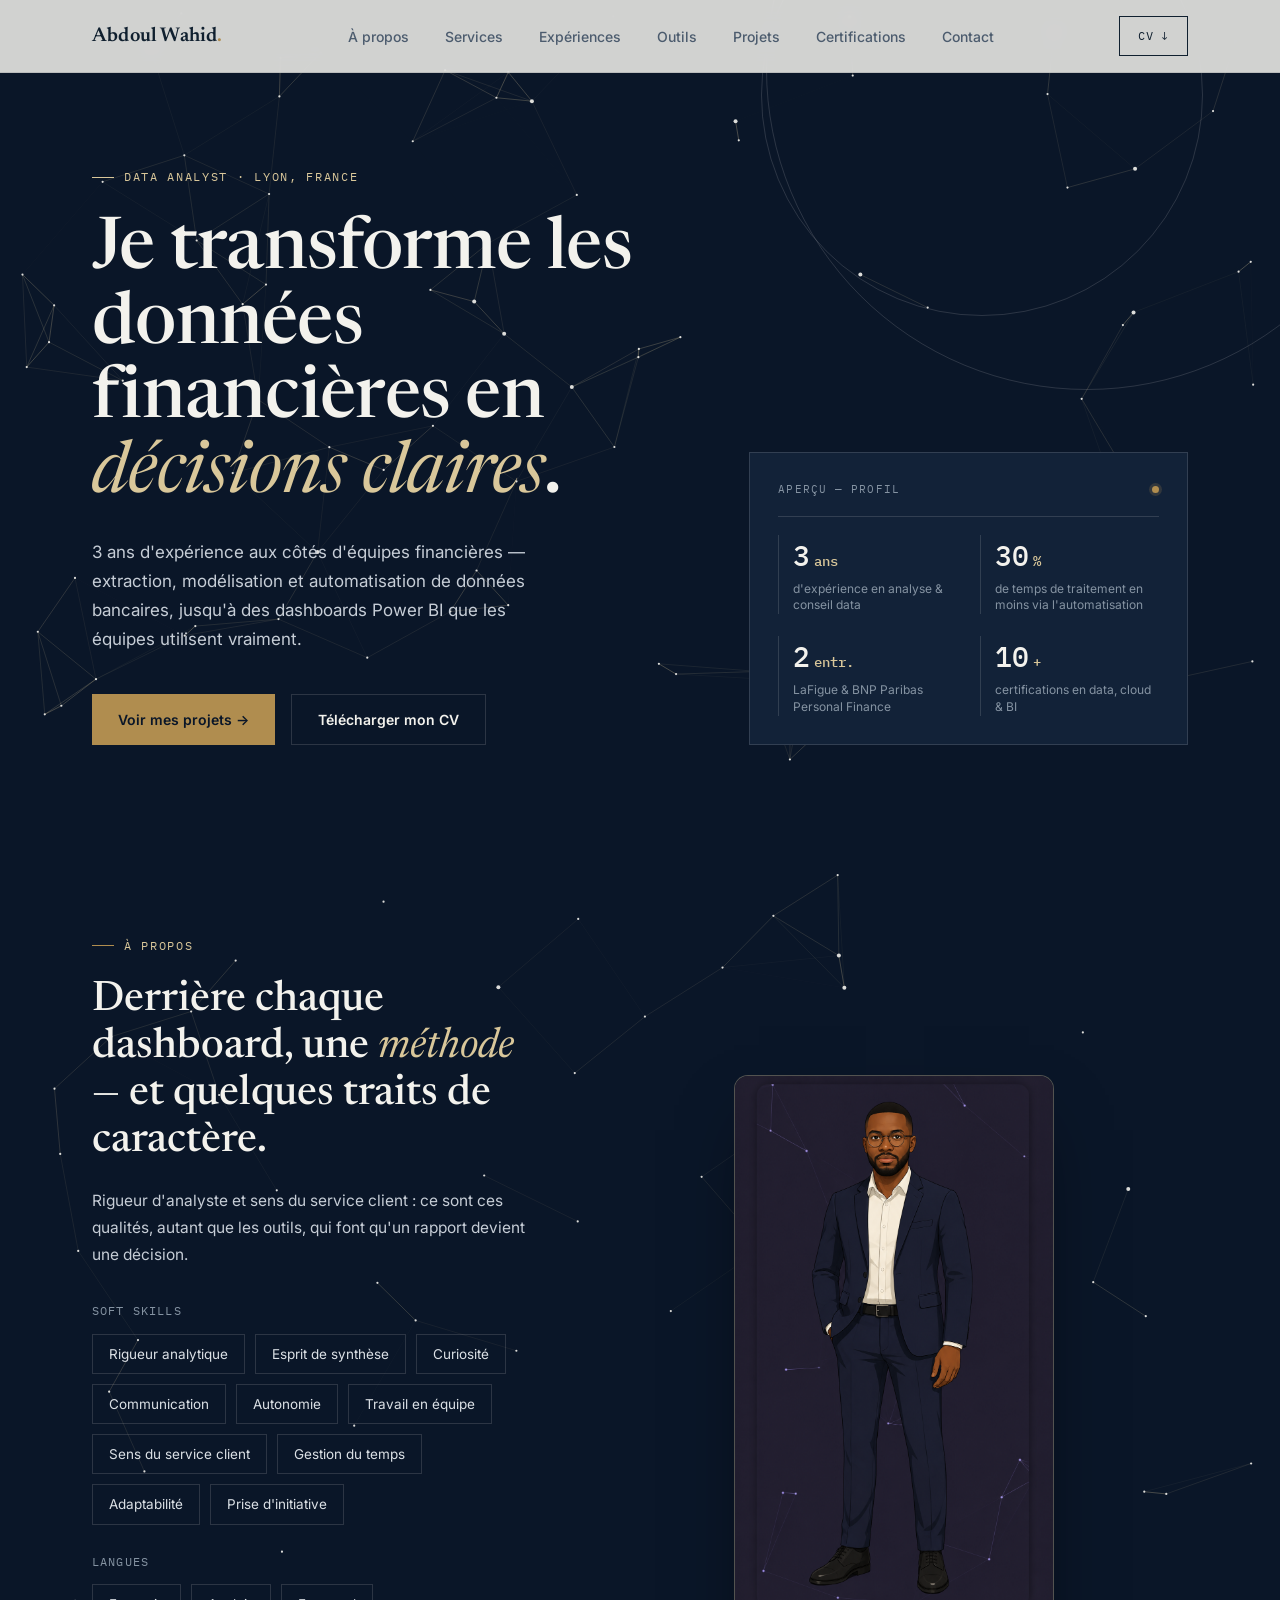
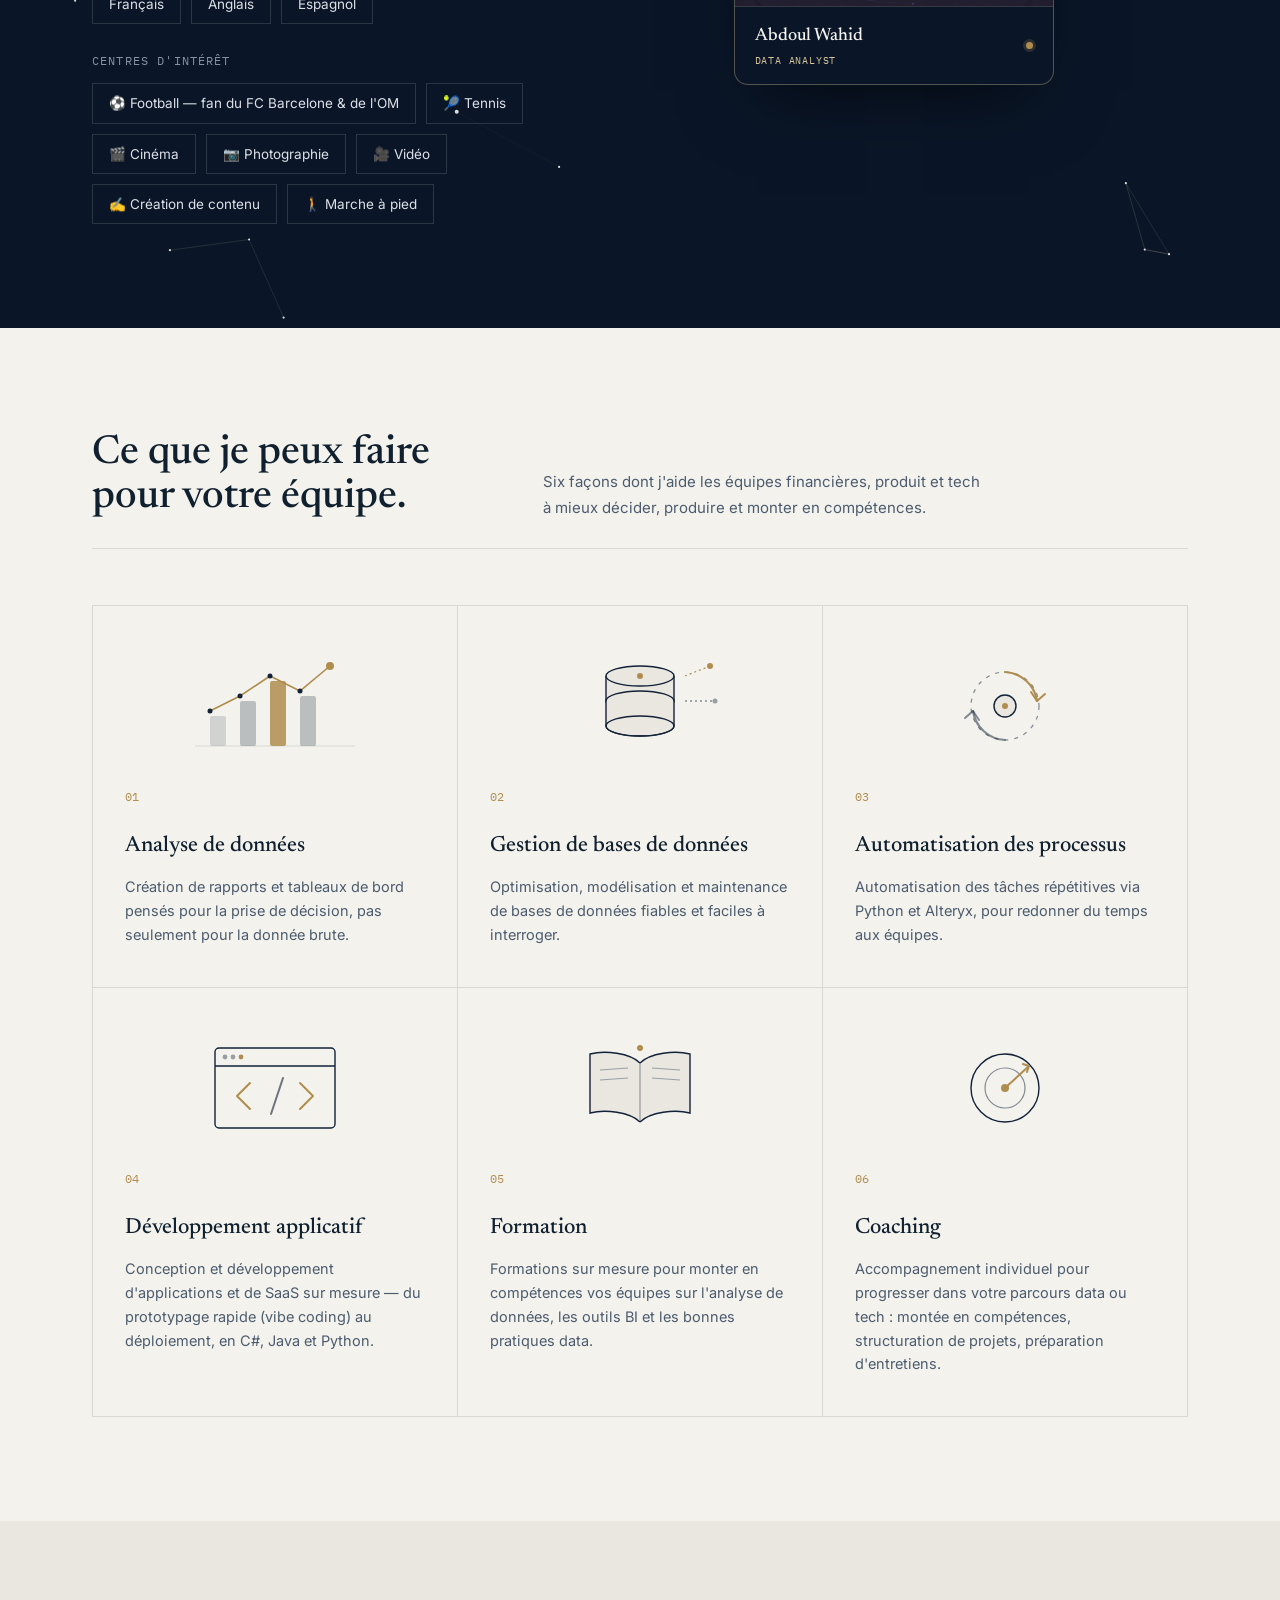
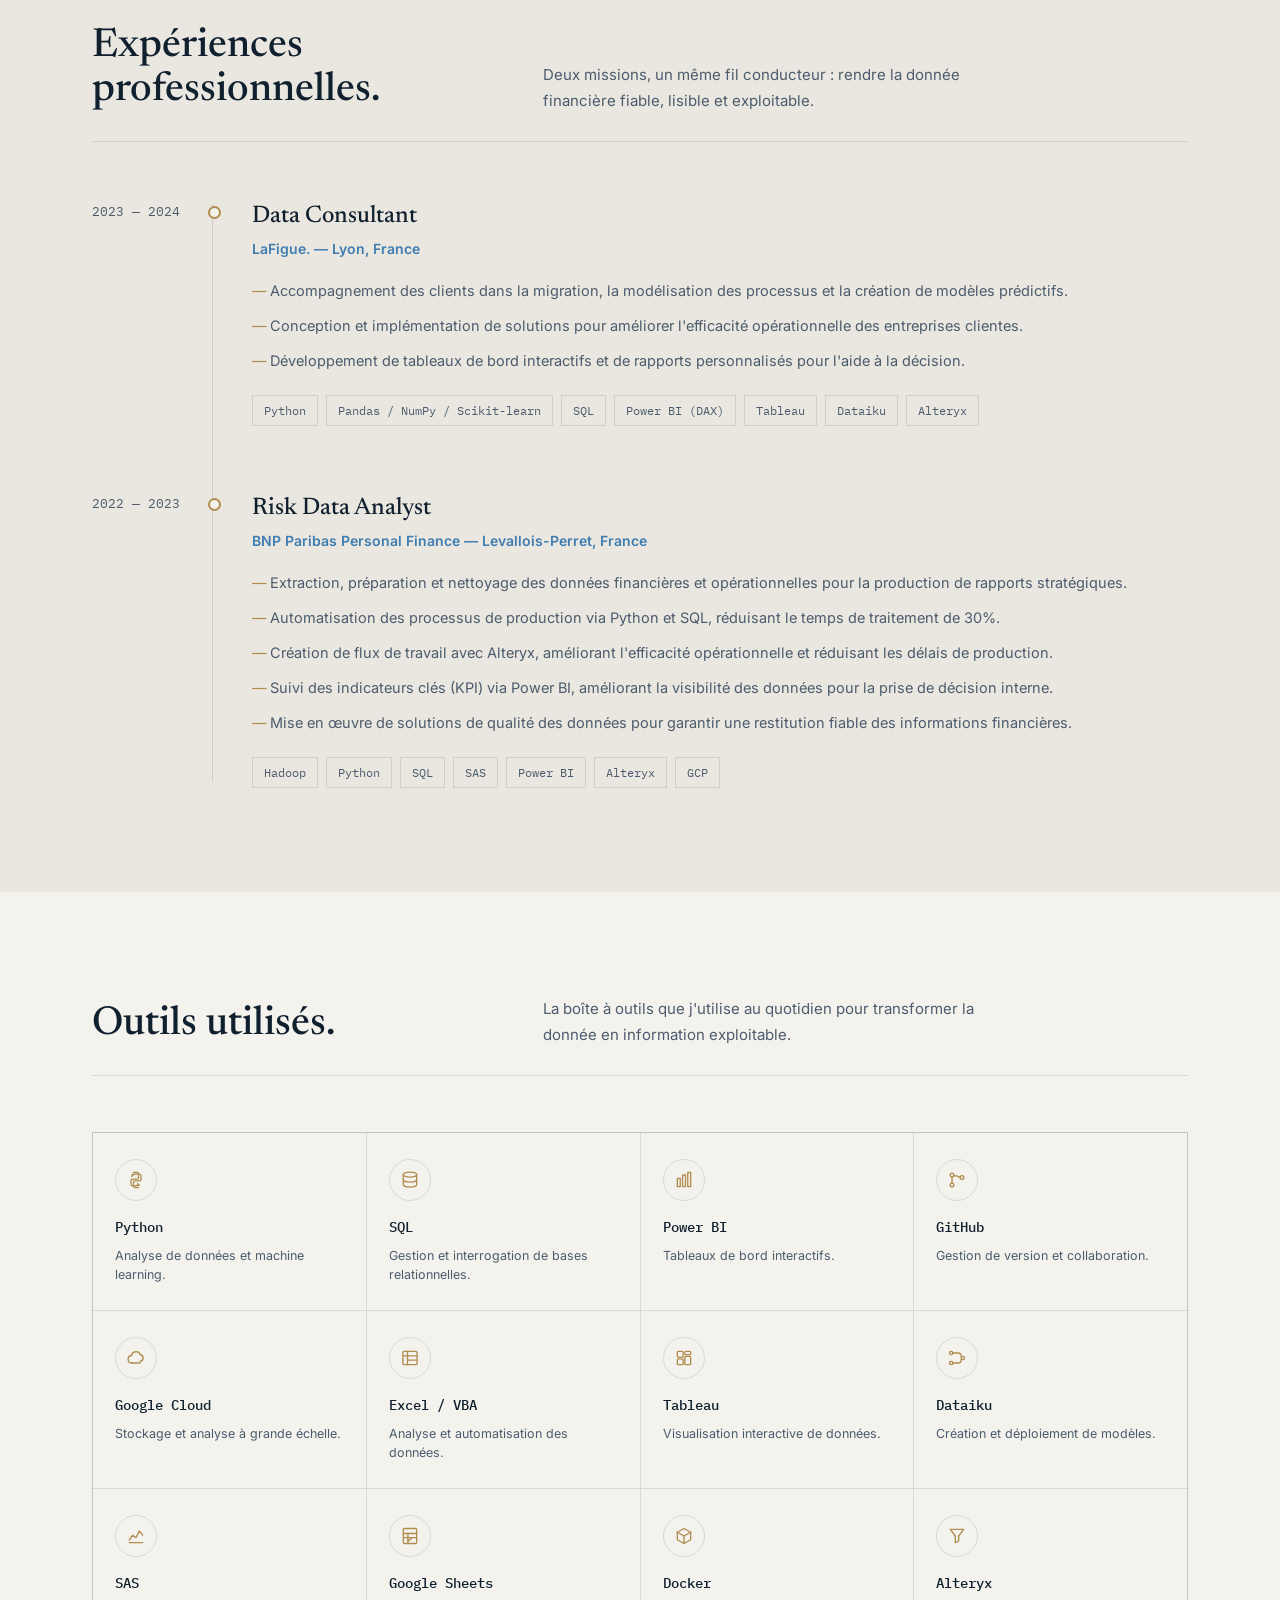
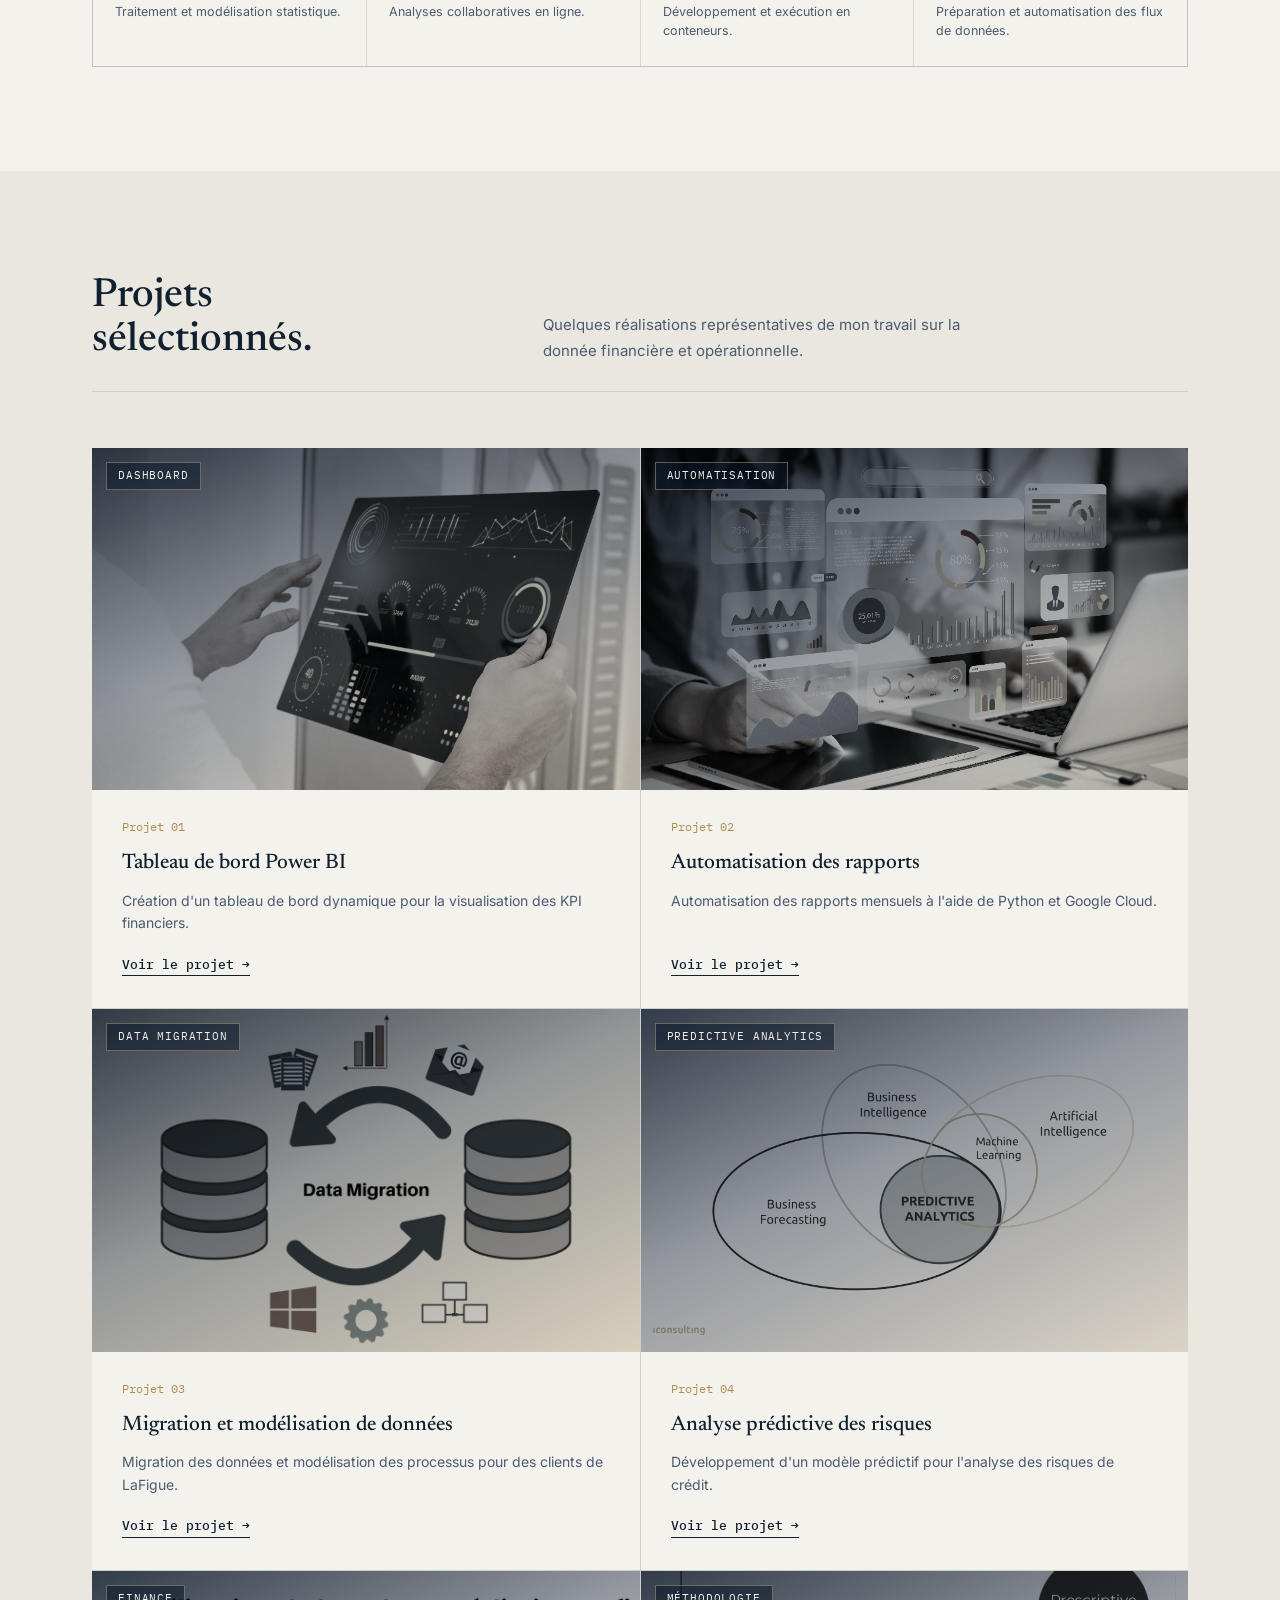
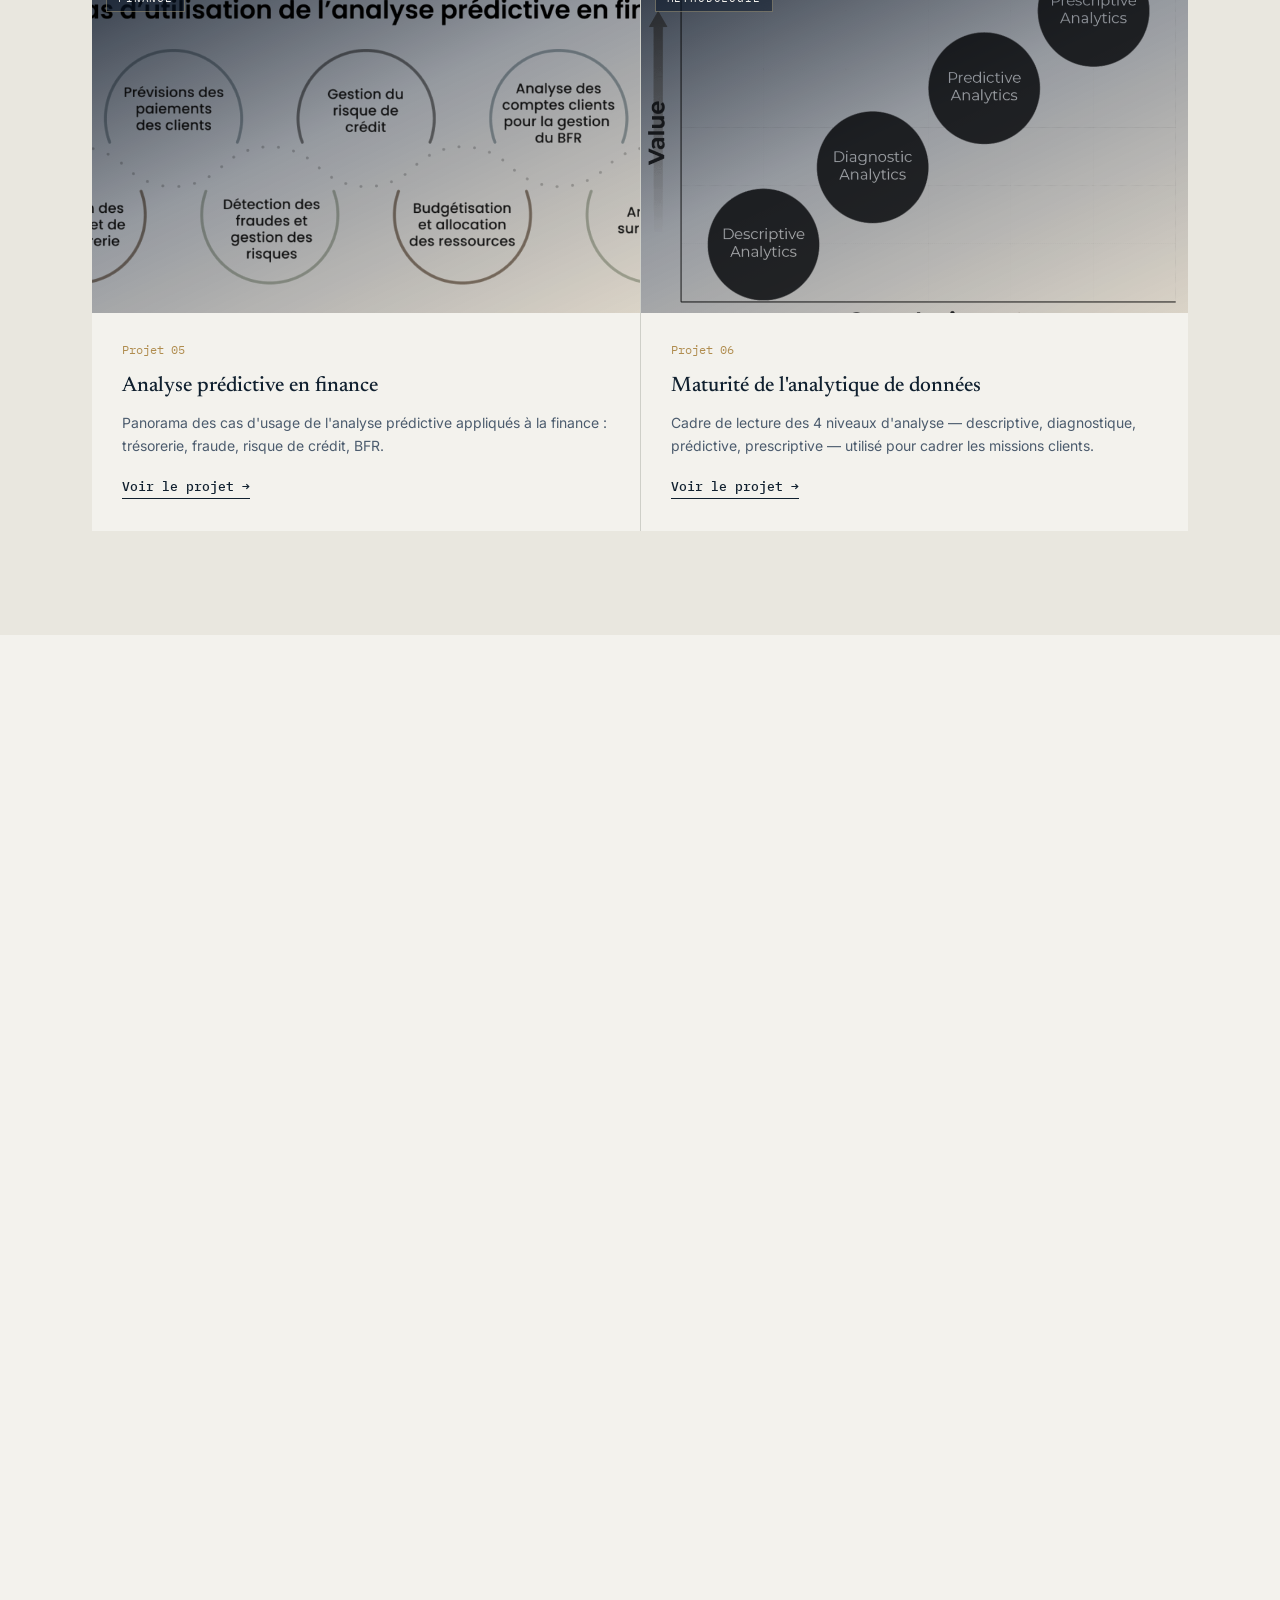
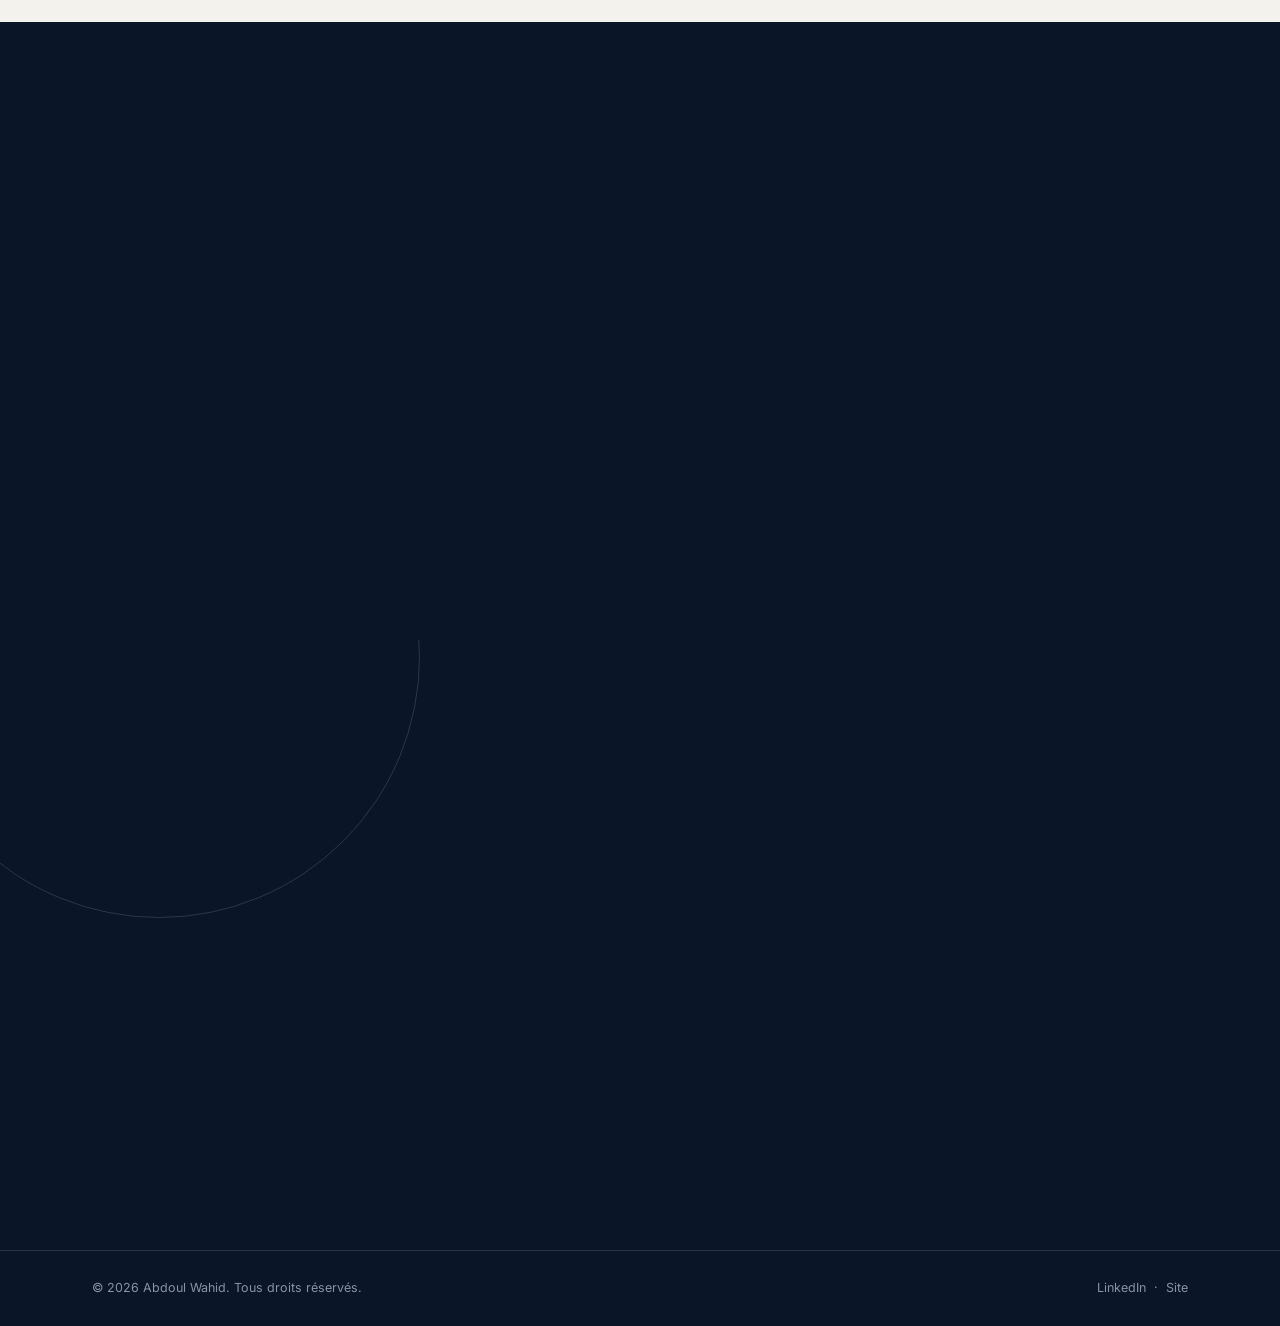
<file: index.html>
<!DOCTYPE html>
<html lang="fr">
<head>
<meta charset="UTF-8">
<meta name="viewport" content="width=device-width, initial-scale=1.0">
<title>Abdoul Wahid — Data Analyst</title>
<meta name="description" content="Portfolio de Abdoul Wahid, Data Analyst spécialisé en analyse de données, reporting financier et automatisation Python.">
<link rel="preconnect" href="https://fonts.googleapis.com">
<link rel="preconnect" href="https://fonts.gstatic.com" crossorigin>
<link href="https://fonts.googleapis.com/css2?family=Newsreader:ital,opsz,wght@0,6..72,400;0,6..72,500;0,6..72,600;1,6..72,400&family=Inter:wght@400;500;600;700&family=IBM+Plex+Mono:wght@400;500&display=swap" rel="stylesheet">
<style>
  :root{
    --navy-950:#0A1628;
    --navy-800:#122238;
    --navy-700:#1B2F49;
    --slate-600:#4C5C6E;
    --slate-400:#8593A2;
    --paper:#F3F2ED;
    --paper-dim:#E9E7DF;
    --ink:#10202F;
    --gold:#B08D4F;
    --gold-soft:#D9C79A;
    --data-blue:#3E7CB1;
    --line:rgba(16,32,47,0.12);
    --line-dark:rgba(243,242,237,0.14);

    --serif:'Newsreader', Georgia, serif;
    --sans:'Inter', -apple-system, sans-serif;
    --mono:'IBM Plex Mono', monospace;
  }

  *{margin:0;padding:0;box-sizing:border-box;}
  html{scroll-behavior:smooth;}
  html,body{overflow-x:hidden;max-width:100%;}
  body{
    font-family:var(--sans);
    background:var(--paper);
    color:var(--ink);
    line-height:1.5;
    -webkit-font-smoothing:antialiased;
  }
  img{max-width:100%;display:block;}
  a{color:inherit;text-decoration:none;}
  ul{list-style:none;}

  ::selection{background:var(--gold-soft);color:var(--navy-950);}

  @media (prefers-reduced-motion: reduce){
    *{animation-duration:0.01ms !important; transition-duration:0.01ms !important; scroll-behavior:auto !important;}
  }

  .wrap{max-width:1160px;margin:0 auto;padding:0 32px;}

  .eyebrow{
    font-family:var(--mono);
    font-size:12px;
    letter-spacing:0.14em;
    text-transform:uppercase;
    color:var(--gold);
    display:flex;
    align-items:center;
    gap:10px;
  }
  .eyebrow::before{
    content:'';
    width:22px;height:1px;
    background:var(--gold);
    display:inline-block;
  }

  a:focus-visible, button:focus-visible{
    outline:2px solid var(--data-blue);
    outline-offset:3px;
  }

  /* ---------- HEADER ---------- */
  header{
    position:fixed;top:0;left:0;right:0;
    z-index:100;
    background:rgba(243,242,237,0.86);
    backdrop-filter:blur(10px);
    border-bottom:1px solid var(--line);
    transition:background .3s ease;
  }
  .nav{
    max-width:1160px;margin:0 auto;padding:0 32px;
    height:72px;
    display:flex;align-items:center;justify-content:space-between;
  }
  .logo{
    font-family:var(--serif);
    font-size:20px;
    font-weight:600;
    letter-spacing:0.01em;
  }
  .logo em{color:var(--gold);font-style:normal;}
  .nav-links{
    display:flex;gap:36px;
    font-size:14px;font-weight:500;
    color:var(--slate-600);
  }
  .nav-links a{position:relative;padding:4px 0;}
  .nav-links a::after{
    content:'';position:absolute;left:0;bottom:0;
    width:0;height:1px;background:var(--gold);
    transition:width .25s ease;
  }
  .nav-links a:hover{color:var(--ink);}
  .nav-links a:hover::after{width:100%;}
  .nav-cta{
    font-family:var(--mono);
    font-size:12px;
    letter-spacing:0.06em;
    padding:10px 18px;
    border:1px solid var(--ink);
    color:var(--ink);
    transition:all .25s ease;
  }
  .nav-cta:hover{background:var(--ink);color:var(--paper);}
  .nav-toggle{display:none;background:none;border:none;cursor:pointer;padding:8px;}
  .nav-toggle span{display:block;width:22px;height:2px;background:var(--ink);margin:5px 0;}

  @media (max-width:860px){
    .nav-links{
      position:fixed;top:72px;left:0;right:0;
      flex-direction:column;
      background:var(--paper);
      padding:24px 32px 32px;
      gap:20px;
      border-bottom:1px solid var(--line);
      transform:translateY(-8px);
      opacity:0;pointer-events:none;
      transition:all .25s ease;
    }
    .nav-links.open{transform:translateY(0);opacity:1;pointer-events:auto;}
    .nav-toggle{display:block;}
    .nav-cta{display:none;}
  }

  /* ---------- HERO ---------- */
  .hero{
    background:var(--navy-950);
    color:var(--paper);
    padding:168px 0 96px;
    position:relative;
    overflow:hidden;
  }
  .hero::before{
    content:'';
    position:absolute;
    top:-30%;right:-10%;
    width:640px;height:640px;
    border:1px solid var(--line-dark);
    border-radius:50%;
  }
  .hero::after{
    content:'';
    position:absolute;
    top:-15%;right:6%;
    width:440px;height:440px;
    border:1px solid var(--line-dark);
    border-radius:50%;
  }
  .hero-grid{
    display:grid;
    grid-template-columns:1.15fr 0.85fr;
    gap:64px;
    align-items:end;
    position:relative;
  }
  .hero-eyebrow{
    font-family:var(--mono);
    font-size:12px;letter-spacing:0.14em;text-transform:uppercase;
    color:var(--gold-soft);
    display:flex;align-items:center;gap:10px;
    margin-bottom:28px;
  }
  .hero-eyebrow::before{content:'';width:22px;height:1px;background:var(--gold-soft);}
  h1{
    font-family:var(--serif);
    font-weight:500;
    font-size:clamp(40px,5.6vw,72px);
    line-height:1.04;
    letter-spacing:-0.01em;
  }
  h1 em{
    font-style:italic;
    font-weight:400;
    color:var(--gold-soft);
  }
  .hero-sub{
    margin-top:26px;
    max-width:480px;
    font-size:17px;
    color:#C6CDD6;
    line-height:1.7;
  }
  .hero-actions{
    margin-top:40px;
    display:flex;gap:16px;flex-wrap:wrap;
  }
  .btn-primary{
    font-size:14px;font-weight:600;
    background:var(--gold);
    color:var(--navy-950);
    padding:14px 26px;
    display:inline-flex;align-items:center;gap:8px;
    transition:background .25s ease, transform .25s ease;
  }
  .btn-primary:hover{background:var(--gold-soft);transform:translateY(-2px);}
  .btn-ghost{
    font-size:14px;font-weight:600;
    border:1px solid var(--line-dark);
    color:var(--paper);
    padding:14px 26px;
    transition:border-color .25s ease, background .25s ease;
  }
  .btn-ghost:hover{border-color:var(--gold-soft);background:rgba(217,199,154,0.08);}

  /* KPI dashboard panel — signature element */
  .kpi-panel{
    background:var(--navy-800);
    border:1px solid var(--line-dark);
    padding:28px;
  }
  .kpi-panel-head{
    display:flex;justify-content:space-between;align-items:center;
    padding-bottom:18px;margin-bottom:18px;
    border-bottom:1px solid var(--line-dark);
  }
  .kpi-panel-head span{
    font-family:var(--mono);font-size:11px;letter-spacing:0.1em;
    text-transform:uppercase;color:var(--slate-400);
  }
  .kpi-dot{width:7px;height:7px;border-radius:50%;background:var(--gold);display:inline-block;
    box-shadow:0 0 0 3px rgba(176,141,79,0.2);}
  .kpi-list{display:grid;grid-template-columns:1fr 1fr;gap:22px;}
  .kpi-item{border-left:1px solid var(--line-dark);padding-left:14px;}
  .kpi-num{
    font-family:var(--mono);
    font-size:28px;font-weight:500;
    color:var(--paper);
    display:flex;align-items:baseline;gap:4px;
  }
  .kpi-num small{font-size:14px;color:var(--gold-soft);}
  .kpi-label{
    margin-top:4px;
    font-size:12px;color:var(--slate-400);
    line-height:1.4;
  }

  @media (max-width:860px){
    .hero-grid{grid-template-columns:1fr;}
    .kpi-panel{order:-1;}
  }

  /* ---------- CONSTELLATION CANVAS ---------- */
  .constellation-canvas{
    position:absolute;inset:0;
    width:100%;height:100%;
    pointer-events:none;
  }

  /* ---------- ABOUT / FIGURE BOX ---------- */
  #about{background:var(--navy-950);color:var(--paper);position:relative;overflow:hidden;padding-top:96px;}
  .about-grid{
    display:grid;
    grid-template-columns:0.85fr 1.15fr;
    gap:72px;
    align-items:center;
    position:relative;
  }
  .about-copy .eyebrow{color:var(--gold-soft);margin-bottom:22px;}
  .about-copy h2{
    font-family:var(--serif);
    font-weight:500;
    font-size:clamp(30px,3.6vw,42px);
    line-height:1.12;
    margin-bottom:22px;
  }
  .about-copy h2 em{font-style:italic;font-weight:400;color:var(--gold-soft);}
  .about-copy p{color:#C6CDD6;font-size:15.5px;line-height:1.75;max-width:460px;margin-bottom:34px;}

  .skills-label{
    font-family:var(--mono);font-size:11.5px;letter-spacing:0.1em;text-transform:uppercase;
    color:var(--slate-400);margin-bottom:14px;
  }
  .soft-skills{display:flex;flex-wrap:wrap;gap:10px;}
  .soft-skill{
    font-size:13.5px;
    padding:9px 16px;
    border:1px solid var(--line-dark);
    color:#DCE1E6;
    transition:border-color .2s ease, background .2s ease, transform .2s ease;
  }
  .soft-skill:hover{border-color:var(--gold-soft);background:rgba(217,199,154,0.06);transform:translateY(-2px);}

  /* portrait illustration card */
  .figure-stage{display:flex;justify-content:center;position:relative;}
  .figure-box{
    width:100%;
    max-width:320px;
    border:1px solid rgba(217,199,154,0.35);
    border-radius:14px;
    overflow:hidden;
    position:relative;
    box-shadow:0 30px 70px -25px rgba(0,0,0,0.65);
    background:var(--navy-950);
  }
  .figure-window{
    position:relative;
    aspect-ratio:3/5;
  }
  .figure-window img{
    width:100%;height:100%;object-fit:cover;display:block;
  }
  .figure-caption{
    display:flex;justify-content:space-between;align-items:center;
    padding:16px 20px;
    border-top:1px solid rgba(217,199,154,0.2);
  }
  .figure-name{
    font-family:var(--serif);font-weight:500;font-size:18px;color:var(--paper);
  }
  .figure-role{
    font-family:var(--mono);font-size:10px;letter-spacing:0.08em;text-transform:uppercase;
    color:var(--gold-soft);margin-top:3px;
  }
  .figure-dot{width:7px;height:7px;border-radius:50%;background:var(--gold);
    box-shadow:0 0 0 3px rgba(176,141,79,0.2);}

  @media (max-width:860px){
    .about-grid{grid-template-columns:1fr;gap:48px;}
    .figure-stage{order:-1;}
  }

  /* ---------- SECTION SHELL ---------- */
  section{padding:104px 0;}
  .section-head{
    display:grid;
    grid-template-columns:1fr 1.6fr;
    gap:48px;
    margin-bottom:56px;
    align-items:end;
    border-bottom:1px solid var(--line);
    padding-bottom:28px;
  }
  .section-head h2{
    font-family:var(--serif);
    font-size:clamp(28px,3.4vw,40px);
    font-weight:500;
    line-height:1.1;
  }
  .section-head p{
    color:var(--slate-600);
    font-size:15px;
    max-width:440px;
    line-height:1.7;
  }
  @media (max-width:760px){
    .section-head{grid-template-columns:1fr;gap:16px;}
  }

  /* ---------- SERVICES ---------- */
  .services-grid{
    display:grid;
    grid-template-columns:repeat(3,1fr);
    border-top:1px solid var(--line);
    border-left:1px solid var(--line);
  }
  .service{
    border-right:1px solid var(--line);
    border-bottom:1px solid var(--line);
    padding:40px 32px;
    transition:background .25s ease;
  }
  .service:hover{background:var(--paper-dim);}
  .service-index{
    font-family:var(--mono);
    font-size:12px;color:var(--gold);
    margin-bottom:24px;
  }
  .service-illu{
    width:100%;
    height:120px;
    margin-bottom:22px;
  }
  .service-illu svg{width:100%;height:100%;}
  .service h3{
    font-family:var(--serif);
    font-size:22px;font-weight:500;
    margin-bottom:12px;
  }
  .service p{color:var(--slate-600);font-size:14.5px;line-height:1.65;}
  @media (max-width:760px){
    .services-grid{grid-template-columns:1fr;}
  }

  /* ---------- EXPERIENCE ---------- */
  .timeline{position:relative;}
  .timeline::before{
    content:'';
    position:absolute;left:120px;top:6px;bottom:6px;
    width:1px;background:var(--line);
  }
  .tl-item{
    display:grid;
    grid-template-columns:120px 1fr;
    gap:0 40px;
    position:relative;
    padding-bottom:64px;
  }
  .tl-item:last-child{padding-bottom:0;}
  .tl-date{
    font-family:var(--mono);
    font-size:13px;color:var(--slate-600);
    padding-top:4px;
  }
  .tl-item::after{
    content:'';
    position:absolute;left:116px;top:8px;
    width:9px;height:9px;border-radius:50%;
    background:var(--paper);
    border:2px solid var(--gold);
  }
  .tl-role{
    font-family:var(--serif);
    font-size:24px;font-weight:500;
    margin-bottom:4px;
  }
  .tl-org{
    font-size:14px;color:var(--data-blue);font-weight:600;
    margin-bottom:20px;
  }
  .tl-item ul{display:flex;flex-direction:column;gap:11px;}
  .tl-item li{
    font-size:14.5px;color:var(--slate-600);
    line-height:1.65;
    padding-left:18px;position:relative;
  }
  .tl-item li::before{
    content:'—';
    position:absolute;left:0;top:0;
    color:var(--gold);
  }
  .tl-tags{
    margin-top:22px;
    display:flex;flex-wrap:wrap;gap:8px;
  }
  .tl-tag{
    font-family:var(--mono);
    font-size:11.5px;
    padding:6px 11px;
    border:1px solid var(--line);
    color:var(--slate-600);
  }
  @media (max-width:640px){
    .timeline::before{left:0;display:none;}
    .tl-item{grid-template-columns:1fr;gap:8px;}
    .tl-item::after{display:none;}
  }

  /* ---------- TOOLS ---------- */
  .tools-grid{
    display:grid;
    grid-template-columns:repeat(4,1fr);
    gap:1px;
    background:var(--line);
    border:1px solid var(--line);
  }
  .tool{
    background:var(--paper);
    padding:26px 22px;
    transition:background .2s ease, transform .2s ease;
  }
  .tool:hover{background:var(--navy-950);transform:translateY(-2px);}
  .tool:hover .tool-name, .tool:hover .tool-desc{color:var(--paper);}
  .tool:hover .tool-desc{color:#AEB8C2;}
  .tool:hover .tool-icon-badge{border-color:var(--gold-soft);}
  .tool:hover .tool-icon-badge svg{stroke:var(--gold-soft);}
  .tool-icon-badge{
    width:42px;height:42px;
    border-radius:50%;
    border:1px solid var(--line);
    display:flex;align-items:center;justify-content:center;
    margin-bottom:16px;
    transition:border-color .2s ease, transform .2s ease;
  }
  .tool:hover .tool-icon-badge{transform:scale(1.06);}
  .tool-icon-badge svg{width:20px;height:20px;stroke:var(--gold);transition:stroke .2s ease;}
  .tool-name{
    font-family:var(--mono);
    font-size:13.5px;font-weight:500;
    margin-bottom:8px;
    transition:color .2s ease;
  }
  .tool-desc{
    font-size:12.5px;color:var(--slate-600);
    line-height:1.55;
    transition:color .2s ease;
  }
  @media (max-width:760px){.tools-grid{grid-template-columns:repeat(2,1fr);}}

  /* ---------- PROJECTS ---------- */
  .projects-grid{
    display:grid;
    grid-template-columns:repeat(2,1fr);
    gap:1px;
    background:var(--line);
  }
  .project{
    background:var(--paper);
    display:flex;flex-direction:column;
  }
  .project-media{
    aspect-ratio:16/10;
    overflow:hidden;
    background:var(--paper-dim);
    position:relative;
  }
  .project-media img{
    width:100%;height:100%;object-fit:cover;
    filter:grayscale(0.9) contrast(1.08) brightness(0.92);
    transition:filter .6s ease, transform .6s ease;
  }
  .project-media::after{
    content:'';
    position:absolute;inset:0;
    background:linear-gradient(155deg, rgba(10,22,40,0.82) 0%, rgba(10,22,40,0.38) 45%, rgba(176,141,79,0.22) 100%);
    mix-blend-mode:multiply;
    transition:opacity .5s ease;
  }
  .project:hover .project-media img{filter:grayscale(0.15) contrast(1.02) brightness(1);transform:scale(1.045);}
  .project:hover .project-media::after{opacity:0.28;}
  .project-media-tag{
    position:absolute;top:14px;left:14px;
    font-family:var(--mono);font-size:10.5px;letter-spacing:0.08em;text-transform:uppercase;
    color:var(--paper);
    background:rgba(10,22,40,0.55);
    border:1px solid rgba(217,199,154,0.4);
    padding:5px 11px;
    z-index:1;
  }
  .project-body{padding:28px 30px 32px;flex:1;display:flex;flex-direction:column;}
  .project-num{font-family:var(--mono);font-size:12px;color:var(--gold);margin-bottom:12px;}
  .project h3{font-family:var(--serif);font-size:21px;font-weight:500;margin-bottom:10px;}
  .project p{font-size:14px;color:var(--slate-600);line-height:1.6;margin-bottom:20px;flex:1;}
  .project-link{
    font-family:var(--mono);font-size:12.5px;font-weight:500;
    display:inline-flex;align-items:center;gap:8px;
    color:var(--ink);
    border-bottom:1px solid var(--ink);
    padding-bottom:2px;width:fit-content;
    transition:gap .2s ease, color .2s ease, border-color .2s ease;
  }
  .project-link:hover{gap:12px;color:var(--data-blue);border-color:var(--data-blue);}
  @media (max-width:700px){.projects-grid{grid-template-columns:1fr;}}

  /* ---------- CERTIFICATIONS ---------- */
  .certs-list{border-top:1px solid var(--line);}
  .cert-row{
    display:grid;
    grid-template-columns:40px 1fr auto;
    gap:20px;
    align-items:center;
    padding:20px 0;
    border-bottom:1px solid var(--line);
    transition:padding-left .2s ease;
  }
  .cert-row:hover{padding-left:8px;background:var(--paper-dim);}
  .cert-idx{font-family:var(--mono);font-size:12px;color:var(--gold);}
  .cert-name{font-size:15.5px;font-weight:600;}
  .cert-issuer{font-family:var(--mono);font-size:12px;color:var(--slate-600);text-align:right;white-space:nowrap;}
  @media (max-width:600px){
    .cert-row{grid-template-columns:24px 1fr;}
    .cert-issuer{grid-column:2;text-align:left;margin-top:2px;}
  }

  /* ---------- CONTACT ---------- */
  .contact{background:var(--navy-950);color:var(--paper);position:relative;overflow:hidden;}
  .contact-grid{
    display:grid;
    grid-template-columns:0.75fr 0.85fr 1.1fr;
    gap:48px;
    align-items:center;
    position:relative;
  }
  .contact-portrait{display:flex;justify-content:center;}
  .contact-portrait-card{
    width:100%;
    max-width:260px;
    border:1px solid rgba(217,199,154,0.3);
    border-radius:14px;
    overflow:hidden;
    aspect-ratio:4/5;
    box-shadow:0 30px 70px -25px rgba(0,0,0,0.65);
  }
  .contact-portrait-card img{width:100%;height:100%;object-fit:cover;display:block;}
  @media (max-width:980px){
    .contact-grid{grid-template-columns:0.9fr 1.1fr;}
    .contact-portrait{grid-column:1 / -1;margin-bottom:8px;}
    .contact-portrait-card{max-width:200px;}
  }
  .contact h2{
    font-family:var(--serif);
    font-size:clamp(32px,4vw,48px);
    font-weight:500;line-height:1.1;
    margin-bottom:24px;
  }
  .contact h2 em{color:var(--gold-soft);font-style:italic;font-weight:400;}
  .contact p{color:#C6CDD6;font-size:15.5px;line-height:1.7;max-width:400px;margin-bottom:32px;}
  .contact-links{display:flex;flex-direction:column;gap:14px;}
  .contact-links a{
    font-family:var(--mono);font-size:14px;
    color:var(--gold-soft);
    display:inline-flex;align-items:center;gap:10px;
    width:fit-content;
    border-bottom:1px solid transparent;
    transition:border-color .2s ease;
  }
  .contact-links a:hover{border-color:var(--gold-soft);}

  .form-field{margin-bottom:22px;}
  .form-field label{
    display:block;font-family:var(--mono);font-size:11.5px;
    letter-spacing:0.08em;text-transform:uppercase;
    color:var(--slate-400);margin-bottom:8px;
  }
  .form-field input, .form-field textarea{
    width:100%;
    background:transparent;
    border:none;
    border-bottom:1px solid var(--line-dark);
    padding:10px 2px;
    color:var(--paper);
    font-family:var(--sans);font-size:15px;
    resize:none;
    transition:border-color .2s ease;
  }
  .form-field input:focus, .form-field textarea:focus{
    outline:none;border-color:var(--gold-soft);
  }
  .form-field input::placeholder, .form-field textarea::placeholder{color:var(--slate-400);}
  .submit-btn{
    margin-top:8px;
    font-family:var(--sans);font-size:14px;font-weight:600;
    background:var(--gold);color:var(--navy-950);
    padding:14px 30px;
    border:none;cursor:pointer;
    transition:background .25s ease, transform .25s ease;
  }
  .submit-btn:hover{background:var(--gold-soft);transform:translateY(-2px);}
  .form-note{margin-top:14px;font-size:13px;color:var(--slate-400);min-height:18px;}

  @media (max-width:820px){.contact-grid{grid-template-columns:1fr;gap:40px;}}

  /* ---------- FOOTER ---------- */
  footer{
    background:var(--navy-950);
    color:var(--slate-400);
    border-top:1px solid var(--line-dark);
    padding:28px 0;
    font-size:12.5px;
  }
  .footer-row{
    display:flex;justify-content:space-between;align-items:center;flex-wrap:wrap;gap:12px;
  }
  .footer-row a{color:var(--slate-400);transition:color .2s ease;}
  .footer-row a:hover{color:var(--gold-soft);}

  /* reveal-on-scroll */
  .reveal{opacity:0;transform:translateY(18px);transition:opacity .7s ease, transform .7s ease;}
  .reveal.in{opacity:1;transform:translateY(0);}

  /* ---------- REACH MAP ---------- */
  .reach{background:var(--navy-950);color:var(--paper);padding:104px 0;position:relative;overflow:hidden;}
  .reach::before{
    content:'';
    position:absolute;top:-40%;left:-8%;
    width:520px;height:520px;
    border:1px solid var(--line-dark);
    border-radius:50%;
  }
  .reach-inner{position:relative;}
  .reach-head{
    margin-bottom:44px;
    border-bottom:1px solid var(--line-dark);
    padding-bottom:28px;
  }
  .reach-head .eyebrow{margin-bottom:20px;}
  .reach-head h2{
    font-family:var(--serif);font-weight:500;
    font-size:clamp(28px,3.4vw,40px);
    line-height:1.1;
    margin-bottom:14px;
  }
  .reach-head h2 em{font-style:italic;font-weight:400;color:var(--gold-soft);}
  .reach-head p{color:#C6CDD6;font-size:15px;max-width:420px;line-height:1.7;}
  .reach-card{
    background:var(--paper);
    border:1px solid rgba(217,199,154,0.3);
    border-radius:10px;
    padding:20px;
    box-shadow:0 30px 70px -25px rgba(0,0,0,0.65);
    overflow:hidden;
  }
  .reach-map{
    min-height:140px;
    display:flex;align-items:center;justify-content:center;
  }
  .reach-map img, .reach-map iframe{width:100%;display:block;border:none;}
  .reach-placeholder{
    width:100%;
    display:flex;flex-direction:column;align-items:center;justify-content:center;
    gap:14px;
    padding:36px 20px;
    text-align:center;
  }
  .reach-placeholder svg{width:180px;height:auto;opacity:0.8;}
  .reach-placeholder span{
    font-family:var(--mono);font-size:12px;letter-spacing:0.04em;
    color:var(--slate-600);
    max-width:320px;
    line-height:1.6;
  }

  /* ---------- MOBILE REFINEMENTS ---------- */
  @media (max-width:600px){
    .wrap{padding:0 20px;}
    .nav{padding:0 20px;height:64px;}
    header{padding:0;}
    .nav-links{top:64px !important;}

    .hero{padding:104px 0 64px !important;}
    .hero-grid{gap:40px;}
    .hero-sub{font-size:15.5px;margin-top:18px;}
    .hero-actions{margin-top:28px;gap:12px;}
    .btn-primary,.btn-ghost{padding:13px 20px;font-size:13.5px;flex:1;text-align:center;justify-content:center;}

    .kpi-panel{padding:20px;}
    .kpi-list{gap:16px;}
    .kpi-num{font-size:24px;}

    section{padding:64px 0;}
    .section-head{margin-bottom:36px;padding-bottom:20px;}
    .section-head p{font-size:14px;}

    #about{padding-top:64px;}
    .about-grid{gap:36px;}
    .about-copy p{font-size:14.5px;}
    .figure-box{max-width:260px;margin:0 auto;}

    .service{padding:28px 22px;}
    .service h3{font-size:19px;}

    .timeline::before{left:0;display:none;}
    .tl-item{grid-template-columns:1fr;gap:6px;padding-bottom:44px;}
    .tl-item::after{display:none;}
    .tl-role{font-size:21px;}
    .tl-org{margin-bottom:14px;}

    .tools-grid{grid-template-columns:repeat(2,1fr);}
    .tool{padding:20px 16px;}

    .projects-grid{grid-template-columns:1fr;}
    .project-body{padding:22px 20px 26px;}

    .cert-row{padding:16px 0;}
    .cert-name{font-size:14.5px;}

    .contact{padding:64px 0;}
    .contact-grid{gap:28px;}
    .contact-portrait-card{max-width:220px;margin:0 auto;}
    .contact p{font-size:14.5px;}

    .reach{padding:64px 0;}
    .reach-head{grid-template-columns:1fr;gap:16px;margin-bottom:32px;padding-bottom:20px;}
    .reach-head p{font-size:14px;}
    .reach-card{padding:14px;}
    .reach-placeholder svg{width:140px;}

    footer{padding:22px 0;}
    .footer-row{flex-direction:column;align-items:flex-start;gap:8px;font-size:12px;}
  }

  @media (max-width:400px){
    .wrap{padding:0 16px;}
    .nav{padding:0 16px;}
    h1{font-size:34px;}
    .kpi-list{grid-template-columns:1fr;}
    .services-grid{grid-template-columns:1fr;}
    .tools-grid{grid-template-columns:repeat(2,1fr);}
    .soft-skill{font-size:12.5px;padding:8px 13px;}
    .hero-actions{flex-direction:column;}
  }
</style>
</head>
<body>

<header>
  <nav class="nav">
    <a href="#top" class="logo">Abdoul Wahid<em>.</em></a>
    <ul class="nav-links" id="navLinks">
      <li><a href="#about">À propos</a></li>
      <li><a href="#services">Services</a></li>
      <li><a href="#experience">Expériences</a></li>
      <li><a href="#tools">Outils</a></li>
      <li><a href="#projects">Projets</a></li>
      <li><a href="#certifications">Certifications</a></li>
      <li><a href="#contact">Contact</a></li>
    </ul>
    <a href="assets/cv.pdf" class="nav-cta">CV ↓</a>
    <button class="nav-toggle" id="navToggle" aria-label="Ouvrir le menu"><span></span><span></span><span></span></button>
  </nav>
</header>

<main id="top">

  <!-- HERO -->
  <section class="hero" style="padding-top:168px;">
    <canvas class="constellation-canvas" id="constellationHero"></canvas>
    <div class="wrap">
      <div class="hero-grid">
        <div>
          <div class="hero-eyebrow">Data Analyst · Lyon, France</div>
          <h1>Je transforme les données financières en <em>décisions claires</em>.</h1>
          <p class="hero-sub">3 ans d'expérience aux côtés d'équipes financières — extraction, modélisation et automatisation de données bancaires, jusqu'à des dashboards Power BI que les équipes utilisent vraiment.</p>
          <div class="hero-actions">
            <a href="#projects" class="btn-primary">Voir mes projets →</a>
            <a href="assets/cv.pdf" class="btn-ghost">Télécharger mon CV</a>
          </div>
        </div>

        <div class="kpi-panel">
          <div class="kpi-panel-head">
            <span>Aperçu — profil</span>
            <span class="kpi-dot"></span>
          </div>
          <div class="kpi-list">
            <div class="kpi-item">
              <div class="kpi-num"><span class="kpi-count" data-target="3">0</span><small>ans</small></div>
              <div class="kpi-label">d'expérience en analyse &amp; conseil data</div>
            </div>
            <div class="kpi-item">
              <div class="kpi-num"><span class="kpi-count" data-target="30">0</span><small>%</small></div>
              <div class="kpi-label">de temps de traitement en moins via l'automatisation</div>
            </div>
            <div class="kpi-item">
              <div class="kpi-num"><span class="kpi-count" data-target="2">0</span><small>entr.</small></div>
              <div class="kpi-label">LaFigue &amp; BNP Paribas Personal Finance</div>
            </div>
            <div class="kpi-item">
              <div class="kpi-num"><span class="kpi-count" data-target="10">0</span><small>+</small></div>
              <div class="kpi-label">certifications en data, cloud &amp; BI</div>
            </div>
          </div>
        </div>
      </div>
    </div>
  </section>

  <!-- ABOUT -->
  <section id="about">
    <canvas class="constellation-canvas" id="constellationAbout"></canvas>
    <div class="wrap">
      <div class="about-grid">
        <div class="about-copy reveal">
          <div class="eyebrow">À propos</div>
          <h2>Derrière chaque dashboard, une <em>méthode</em> — et quelques traits de caractère.</h2>
          <p>Rigueur d'analyste et sens du service client : ce sont ces qualités, autant que les outils, qui font qu'un rapport devient une décision.</p>
          <div class="skills-label">Soft skills</div>
          <div class="soft-skills">
            <span class="soft-skill">Rigueur analytique</span>
            <span class="soft-skill">Esprit de synthèse</span>
            <span class="soft-skill">Curiosité</span>
            <span class="soft-skill">Communication</span>
            <span class="soft-skill">Autonomie</span>
            <span class="soft-skill">Travail en équipe</span>
            <span class="soft-skill">Sens du service client</span>
            <span class="soft-skill">Gestion du temps</span>
            <span class="soft-skill">Adaptabilité</span>
            <span class="soft-skill">Prise d'initiative</span>
          </div>

          <div class="skills-label" style="margin-top:28px;">Langues</div>
          <div class="soft-skills">
            <span class="soft-skill">Français</span>
            <span class="soft-skill">Anglais</span>
            <span class="soft-skill">Espagnol</span>
          </div>

          <div class="skills-label" style="margin-top:28px;">Centres d'intérêt</div>
          <div class="soft-skills">
            <span class="soft-skill">⚽ Football — fan du FC Barcelone &amp; de l'OM</span>
            <span class="soft-skill">🎾 Tennis</span>
            <span class="soft-skill">🎬 Cinéma</span>
            <span class="soft-skill">📷 Photographie</span>
            <span class="soft-skill">🎥 Vidéo</span>
            <span class="soft-skill">✍️ Création de contenu</span>
            <span class="soft-skill">🚶 Marche à pied</span>
          </div>
        </div>

        <div class="figure-stage reveal">
          <div class="figure-box">
            <div class="figure-window">
              <img src="assets/images/avatar-illustration.png" alt="Illustration d'Abdoul Wahid, Data Analyst" style="object-position:center 8%;">
            </div>
            <div class="figure-caption">
              <div>
                <div class="figure-name">Abdoul Wahid</div>
                <div class="figure-role">Data Analyst</div>
              </div>
              <span class="figure-dot"></span>
            </div>
          </div>
        </div>
      </div>
    </div>
  </section>

  <!-- SERVICES -->
  <section id="services">
    <div class="wrap">
      <div class="section-head reveal">
        <h2>Ce que je peux faire<br>pour votre équipe.</h2>
        <p>Six façons dont j'aide les équipes financières, produit et tech à mieux décider, produire et monter en compétences.</p>
      </div>

      <div class="services-grid reveal">
        <div class="service">
          <div class="service-illu"><svg viewBox="0 0 200 120" fill="none">
            <line x1="20" y1="100" x2="180" y2="100" stroke="var(--line)" stroke-width="1"/>
            <rect x="35" y="70" width="16" height="30" rx="2" fill="var(--navy-800)" opacity="0.15"/>
            <rect x="65" y="55" width="16" height="45" rx="2" fill="var(--navy-800)" opacity="0.25"/>
            <rect x="95" y="35" width="16" height="65" rx="2" fill="var(--gold)" opacity="0.85"/>
            <rect x="125" y="50" width="16" height="50" rx="2" fill="var(--navy-800)" opacity="0.25"/>
            <path d="M35 65 L65 50 L95 30 L125 45 L155 20" stroke="var(--gold)" stroke-width="1.6" fill="none" stroke-linecap="round"/>
            <circle cx="155" cy="20" r="4" fill="var(--gold)"/>
            <circle cx="35" cy="65" r="2.5" fill="var(--navy-800)"/>
            <circle cx="65" cy="50" r="2.5" fill="var(--navy-800)"/>
            <circle cx="95" cy="30" r="2.5" fill="var(--navy-800)"/>
            <circle cx="125" cy="45" r="2.5" fill="var(--navy-800)"/>
          </svg></div>
          <div class="service-index">01</div>
          <h3>Analyse de données</h3>
          <p>Création de rapports et tableaux de bord pensés pour la prise de décision, pas seulement pour la donnée brute.</p>
        </div>
        <div class="service">
          <div class="service-illu"><svg viewBox="0 0 200 120" fill="none">
            <g stroke="var(--navy-800)" stroke-width="1.4">
              <path d="M66 30 L66 55 A34 10 0 0 0 134 55 L134 30" fill="var(--paper-dim)"/>
              <ellipse cx="100" cy="30" rx="34" ry="10" fill="var(--paper-dim)"/>
              <ellipse cx="100" cy="55" rx="34" ry="10" fill="none"/>
              <path d="M66 55 L66 80 A34 10 0 0 0 134 80 L134 55" fill="var(--paper-dim)"/>
              <ellipse cx="100" cy="80" rx="34" ry="10" fill="none"/>
            </g>
            <circle cx="100" cy="30" r="3" fill="var(--gold)"/>
            <line x1="145" y1="30" x2="170" y2="20" stroke="var(--gold)" stroke-width="1.2" stroke-dasharray="2 3"/>
            <circle cx="170" cy="20" r="3" fill="var(--gold)"/>
            <line x1="145" y1="55" x2="175" y2="55" stroke="var(--slate-600)" stroke-width="1.2" stroke-dasharray="2 3"/>
            <circle cx="175" cy="55" r="2.5" fill="var(--navy-800)" opacity="0.4"/>
          </svg></div>
          <div class="service-index">02</div>
          <h3>Gestion de bases de données</h3>
          <p>Optimisation, modélisation et maintenance de bases de données fiables et faciles à interroger.</p>
        </div>
        <div class="service">
          <div class="service-illu"><svg viewBox="0 0 200 120" fill="none">
            <circle cx="100" cy="60" r="34" stroke="var(--navy-800)" stroke-width="1.2" stroke-dasharray="4 6" opacity="0.5"/>
            <path d="M100 26 A34 34 0 0 1 132 55" stroke="var(--gold)" stroke-width="2.2" fill="none" stroke-linecap="round"/>
            <path d="M126 46 L132 55 L140 48" stroke="var(--gold)" stroke-width="2" fill="none" stroke-linecap="round" stroke-linejoin="round"/>
            <path d="M100 94 A34 34 0 0 1 68 65" stroke="var(--navy-800)" stroke-width="2.2" fill="none" stroke-linecap="round" opacity="0.5"/>
            <path d="M74 74 L68 65 L60 72" stroke="var(--navy-800)" stroke-width="2" fill="none" stroke-linecap="round" stroke-linejoin="round" opacity="0.5"/>
            <circle cx="100" cy="60" r="11" fill="var(--paper-dim)" stroke="var(--navy-800)" stroke-width="1.4"/>
            <circle cx="100" cy="60" r="3" fill="var(--gold)"/>
          </svg></div>
          <div class="service-index">03</div>
          <h3>Automatisation des processus</h3>
          <p>Automatisation des tâches répétitives via Python et Alteryx, pour redonner du temps aux équipes.</p>
        </div>
        <div class="service">
          <div class="service-illu"><svg viewBox="0 0 200 120" fill="none">
            <rect x="40" y="20" width="120" height="80" rx="4" stroke="var(--navy-800)" stroke-width="1.4"/>
            <line x1="40" y1="38" x2="160" y2="38" stroke="var(--navy-800)" stroke-width="1.4"/>
            <circle cx="50" cy="29" r="2.4" fill="var(--navy-800)" opacity="0.4"/>
            <circle cx="58" cy="29" r="2.4" fill="var(--navy-800)" opacity="0.4"/>
            <circle cx="66" cy="29" r="2.4" fill="var(--gold)"/>
            <path d="M75 55 L62 68 L75 81" stroke="var(--gold)" stroke-width="2" fill="none" stroke-linecap="round" stroke-linejoin="round"/>
            <path d="M125 55 L138 68 L125 81" stroke="var(--gold)" stroke-width="2" fill="none" stroke-linecap="round" stroke-linejoin="round"/>
            <line x1="108" y1="50" x2="96" y2="86" stroke="var(--navy-800)" stroke-width="2" stroke-linecap="round" opacity="0.6"/>
          </svg></div>
          <div class="service-index">04</div>
          <h3>Développement applicatif</h3>
          <p>Conception et développement d'applications et de SaaS sur mesure — du prototypage rapide (vibe coding) au déploiement, en C#, Java et Python.</p>
        </div>
        <div class="service">
          <div class="service-illu"><svg viewBox="0 0 200 120" fill="none">
            <path d="M100 35 C90 25 65 22 50 26 L50 85 C65 81 90 84 100 94" stroke="var(--navy-800)" stroke-width="1.4" fill="var(--paper-dim)"/>
            <path d="M100 35 C110 25 135 22 150 26 L150 85 C135 81 110 84 100 94" stroke="var(--navy-800)" stroke-width="1.4" fill="var(--paper-dim)"/>
            <line x1="100" y1="35" x2="100" y2="94" stroke="var(--navy-800)" stroke-width="1.2" opacity="0.4"/>
            <circle cx="100" cy="20" r="3" fill="var(--gold)"/>
            <line x1="60" y1="42" x2="88" y2="40" stroke="var(--slate-600)" stroke-width="1.2" opacity="0.5"/>
            <line x1="60" y1="52" x2="88" y2="50" stroke="var(--slate-600)" stroke-width="1.2" opacity="0.5"/>
            <line x1="112" y1="40" x2="140" y2="42" stroke="var(--slate-600)" stroke-width="1.2" opacity="0.5"/>
            <line x1="112" y1="50" x2="140" y2="52" stroke="var(--slate-600)" stroke-width="1.2" opacity="0.5"/>
          </svg></div>
          <div class="service-index">05</div>
          <h3>Formation</h3>
          <p>Formations sur mesure pour monter en compétences vos équipes sur l'analyse de données, les outils BI et les bonnes pratiques data.</p>
        </div>
        <div class="service">
          <div class="service-illu"><svg viewBox="0 0 200 120" fill="none">
            <circle cx="100" cy="60" r="34" stroke="var(--navy-800)" stroke-width="1.4"/>
            <circle cx="100" cy="60" r="20" stroke="var(--navy-800)" stroke-width="1.2" opacity="0.5"/>
            <circle cx="100" cy="60" r="4" fill="var(--gold)"/>
            <path d="M100 60 L124 38" stroke="var(--gold)" stroke-width="2" stroke-linecap="round"/>
            <path d="M118 36 L124 38 L122 44" stroke="var(--gold)" stroke-width="2" fill="none" stroke-linecap="round" stroke-linejoin="round"/>
          </svg></div>
          <div class="service-index">06</div>
          <h3>Coaching</h3>
          <p>Accompagnement individuel pour progresser dans votre parcours data ou tech : montée en compétences, structuration de projets, préparation d'entretiens.</p>
        </div>
      </div>
    </div>
  </section>

  <!-- EXPERIENCE -->
  <section id="experience" style="background:var(--paper-dim);">
    <div class="wrap">
      <div class="section-head reveal">
        <h2>Expériences<br>professionnelles.</h2>
        <p>Deux missions, un même fil conducteur : rendre la donnée financière fiable, lisible et exploitable.</p>
      </div>

      <div class="timeline reveal">
        <div class="tl-item">
          <div class="tl-date">2023 — 2024</div>
          <div>
            <div class="tl-role">Data Consultant</div>
            <div class="tl-org">LaFigue. — Lyon, France</div>
            <ul>
              <li>Accompagnement des clients dans la migration, la modélisation des processus et la création de modèles prédictifs.</li>
              <li>Conception et implémentation de solutions pour améliorer l'efficacité opérationnelle des entreprises clientes.</li>
              <li>Développement de tableaux de bord interactifs et de rapports personnalisés pour l'aide à la décision.</li>
            </ul>
            <div class="tl-tags">
              <span class="tl-tag">Python</span>
              <span class="tl-tag">Pandas / NumPy / Scikit-learn</span>
              <span class="tl-tag">SQL</span>
              <span class="tl-tag">Power BI (DAX)</span>
              <span class="tl-tag">Tableau</span>
              <span class="tl-tag">Dataiku</span>
              <span class="tl-tag">Alteryx</span>
            </div>
          </div>
        </div>

        <div class="tl-item">
          <div class="tl-date">2022 — 2023</div>
          <div>
            <div class="tl-role">Risk Data Analyst</div>
            <div class="tl-org">BNP Paribas Personal Finance — Levallois-Perret, France</div>
            <ul>
              <li>Extraction, préparation et nettoyage des données financières et opérationnelles pour la production de rapports stratégiques.</li>
              <li>Automatisation des processus de production via Python et SQL, réduisant le temps de traitement de 30%.</li>
              <li>Création de flux de travail avec Alteryx, améliorant l'efficacité opérationnelle et réduisant les délais de production.</li>
              <li>Suivi des indicateurs clés (KPI) via Power BI, améliorant la visibilité des données pour la prise de décision interne.</li>
              <li>Mise en œuvre de solutions de qualité des données pour garantir une restitution fiable des informations financières.</li>
            </ul>
            <div class="tl-tags">
              <span class="tl-tag">Hadoop</span>
              <span class="tl-tag">Python</span>
              <span class="tl-tag">SQL</span>
              <span class="tl-tag">SAS</span>
              <span class="tl-tag">Power BI</span>
              <span class="tl-tag">Alteryx</span>
              <span class="tl-tag">GCP</span>
            </div>
          </div>
        </div>
      </div>
    </div>
  </section>

  <!-- TOOLS -->
  <section id="tools">
    <div class="wrap">
      <div class="section-head reveal">
        <h2>Outils utilisés.</h2>
        <p>La boîte à outils que j'utilise au quotidien pour transformer la donnée en information exploitable.</p>
      </div>

      <div class="tools-grid reveal">
        <div class="tool">
          <div class="tool-icon-badge"><svg viewBox="0 0 24 24" fill="none" stroke-width="1.6" stroke-linecap="round" stroke-linejoin="round"><path d="M9 3h4a2 2 0 0 1 2 2v4a2 2 0 0 1-2 2H8a2 2 0 0 0-2 2v4a2 2 0 0 0 2 2h4a2 2 0 0 0 2-2v-1"/><path d="M15 21h-4a2 2 0 0 1-2-2v-4a2 2 0 0 1 2-2h5a2 2 0 0 0 2-2V7a2 2 0 0 0-2-2H9a2 2 0 0 0-2 2v1"/><circle cx="8.5" cy="6" r="0.5"/><circle cx="15.5" cy="18" r="0.5"/></svg></div>
          <div class="tool-name">Python</div><div class="tool-desc">Analyse de données et machine learning.</div>
        </div>
        <div class="tool">
          <div class="tool-icon-badge"><svg viewBox="0 0 24 24" fill="none" stroke-width="1.6" stroke-linecap="round" stroke-linejoin="round"><ellipse cx="12" cy="5.5" rx="8" ry="3"/><path d="M4 5.5v6c0 1.66 3.58 3 8 3s8-1.34 8-3v-6"/><path d="M4 11.5v6c0 1.66 3.58 3 8 3s8-1.34 8-3v-6"/></svg></div>
          <div class="tool-name">SQL</div><div class="tool-desc">Gestion et interrogation de bases relationnelles.</div>
        </div>
        <div class="tool">
          <div class="tool-icon-badge"><svg viewBox="0 0 24 24" fill="none" stroke-width="1.6" stroke-linecap="round" stroke-linejoin="round"><rect x="4" y="10" width="3.5" height="10"/><rect x="10.25" y="6" width="3.5" height="14"/><rect x="16.5" y="3" width="3.5" height="17"/></svg></div>
          <div class="tool-name">Power BI</div><div class="tool-desc">Tableaux de bord interactifs.</div>
        </div>
        <div class="tool">
          <div class="tool-icon-badge"><svg viewBox="0 0 24 24" fill="none" stroke-width="1.6" stroke-linecap="round" stroke-linejoin="round"><circle cx="6" cy="6" r="2.2"/><circle cx="6" cy="18" r="2.2"/><circle cx="18" cy="9" r="2.2"/><path d="M6 8.2V15.8"/><path d="M8 6.8c4.5 0 6 .5 8 2.5"/></svg></div>
          <div class="tool-name">GitHub</div><div class="tool-desc">Gestion de version et collaboration.</div>
        </div>
        <div class="tool">
          <div class="tool-icon-badge"><svg viewBox="0 0 24 24" fill="none" stroke-width="1.6" stroke-linecap="round" stroke-linejoin="round"><path d="M7 18a4.5 4.5 0 0 1-.4-8.98A5.5 5.5 0 0 1 17.2 8.1 4 4 0 0 1 17 16"/><path d="M7 18h10"/></svg></div>
          <div class="tool-name">Google Cloud</div><div class="tool-desc">Stockage et analyse à grande échelle.</div>
        </div>
        <div class="tool">
          <div class="tool-icon-badge"><svg viewBox="0 0 24 24" fill="none" stroke-width="1.6" stroke-linecap="round" stroke-linejoin="round"><rect x="3.5" y="4" width="17" height="16" rx="1.5"/><path d="M3.5 9.5h17"/><path d="M9 4v16"/><path d="M9 14.5h11"/></svg></div>
          <div class="tool-name">Excel / VBA</div><div class="tool-desc">Analyse et automatisation des données.</div>
        </div>
        <div class="tool">
          <div class="tool-icon-badge"><svg viewBox="0 0 24 24" fill="none" stroke-width="1.6" stroke-linecap="round" stroke-linejoin="round"><rect x="4" y="4" width="7" height="7" rx="1"/><rect x="13" y="4" width="7" height="4" rx="1"/><rect x="13" y="10" width="7" height="10" rx="1"/><rect x="4" y="13" width="7" height="7" rx="1"/></svg></div>
          <div class="tool-name">Tableau</div><div class="tool-desc">Visualisation interactive de données.</div>
        </div>
        <div class="tool">
          <div class="tool-icon-badge"><svg viewBox="0 0 24 24" fill="none" stroke-width="1.6" stroke-linecap="round" stroke-linejoin="round"><circle cx="5" cy="6" r="2"/><circle cx="5" cy="18" r="2"/><circle cx="19" cy="12" r="2"/><path d="M7 6h6a4 4 0 0 1 4 4"/><path d="M7 18h6a4 4 0 0 0 4-4"/></svg></div>
          <div class="tool-name">Dataiku</div><div class="tool-desc">Création et déploiement de modèles.</div>
        </div>
        <div class="tool">
          <div class="tool-icon-badge"><svg viewBox="0 0 24 24" fill="none" stroke-width="1.6" stroke-linecap="round" stroke-linejoin="round"><path d="M4 17l4-6 4 3 4-8 4 5"/><path d="M4 20h16"/></svg></div>
          <div class="tool-name">SAS</div><div class="tool-desc">Traitement et modélisation statistique.</div>
        </div>
        <div class="tool">
          <div class="tool-icon-badge"><svg viewBox="0 0 24 24" fill="none" stroke-width="1.6" stroke-linecap="round" stroke-linejoin="round"><rect x="4" y="3" width="16" height="18" rx="1.5"/><path d="M4 9h16"/><path d="M4 14h16"/><path d="M9.5 9v12"/><path d="m9 16.2 1.6 1.6L13.5 15"/></svg></div>
          <div class="tool-name">Google Sheets</div><div class="tool-desc">Analyses collaboratives en ligne.</div>
        </div>
        <div class="tool">
          <div class="tool-icon-badge"><svg viewBox="0 0 24 24" fill="none" stroke-width="1.6" stroke-linecap="round" stroke-linejoin="round"><path d="M12 3 4 7.5v9L12 21l8-4.5v-9L12 3Z"/><path d="M4 7.5 12 12l8-4.5"/><path d="M12 12v9"/></svg></div>
          <div class="tool-name">Docker</div><div class="tool-desc">Développement et exécution en conteneurs.</div>
        </div>
        <div class="tool">
          <div class="tool-icon-badge"><svg viewBox="0 0 24 24" fill="none" stroke-width="1.6" stroke-linecap="round" stroke-linejoin="round"><path d="M4 4h16l-6 8v6l-4 2v-8L4 4Z"/></svg></div>
          <div class="tool-name">Alteryx</div><div class="tool-desc">Préparation et automatisation des flux de données.</div>
        </div>
      </div>
    </div>
  </section>

  <!-- PROJECTS -->
  <section id="projects" style="background:var(--paper-dim);">
    <div class="wrap">
      <div class="section-head reveal">
        <h2>Projets<br>sélectionnés.</h2>
        <p>Quelques réalisations représentatives de mon travail sur la donnée financière et opérationnelle.</p>
      </div>

      <div class="projects-grid reveal">
        <div class="project">
          <div class="project-media">
            <span class="project-media-tag">Dashboard</span>
            <img src="assets/images/dashboard-photo.jpg" alt="Tableau de bord Power BI">
          </div>
          <div class="project-body">
            <div class="project-num">Projet 01</div>
            <h3>Tableau de bord Power BI</h3>
            <p>Création d'un tableau de bord dynamique pour la visualisation des KPI financiers.</p>
            <a href="projets/projet-01.html" class="project-link">Voir le projet →</a>
          </div>
        </div>
        <div class="project">
          <div class="project-media">
            <span class="project-media-tag">Automatisation</span>
            <img src="assets/images/laptop-photo.jpg" alt="Automatisation des rapports">
          </div>
          <div class="project-body">
            <div class="project-num">Projet 02</div>
            <h3>Automatisation des rapports</h3>
            <p>Automatisation des rapports mensuels à l'aide de Python et Google Cloud.</p>
            <a href="projets/projet-02.html" class="project-link">Voir le projet →</a>
          </div>
        </div>
        <div class="project">
          <div class="project-media">
            <span class="project-media-tag">Data Migration</span>
            <img src="assets/images/data-migration.jpg" alt="Migration et modélisation de données">
          </div>
          <div class="project-body">
            <div class="project-num">Projet 03</div>
            <h3>Migration et modélisation de données</h3>
            <p>Migration des données et modélisation des processus pour des clients de LaFigue.</p>
            <a href="projets/projet-03.html" class="project-link">Voir le projet →</a>
          </div>
        </div>
        <div class="project">
          <div class="project-media">
            <span class="project-media-tag">Predictive Analytics</span>
            <img src="assets/images/predictive-venn.jpg" alt="Analyse prédictive des risques">
          </div>
          <div class="project-body">
            <div class="project-num">Projet 04</div>
            <h3>Analyse prédictive des risques</h3>
            <p>Développement d'un modèle prédictif pour l'analyse des risques de crédit.</p>
            <a href="projets/projet-04.html" class="project-link">Voir le projet →</a>
          </div>
        </div>
        <div class="project">
          <div class="project-media">
            <span class="project-media-tag">Finance</span>
            <img src="assets/images/predictive-usecases.jpg" alt="Cas d'usage de l'analyse prédictive en finance">
          </div>
          <div class="project-body">
            <div class="project-num">Projet 05</div>
            <h3>Analyse prédictive en finance</h3>
            <p>Panorama des cas d'usage de l'analyse prédictive appliqués à la finance : trésorerie, fraude, risque de crédit, BFR.</p>
            <a href="projets/projet-05.html" class="project-link">Voir le projet →</a>
          </div>
        </div>
        <div class="project">
          <div class="project-media">
            <span class="project-media-tag">Méthodologie</span>
            <img src="assets/images/analytics-maturity.jpg" alt="Maturité de l'analytique de données">
          </div>
          <div class="project-body">
            <div class="project-num">Projet 06</div>
            <h3>Maturité de l'analytique de données</h3>
            <p>Cadre de lecture des 4 niveaux d'analyse — descriptive, diagnostique, prédictive, prescriptive — utilisé pour cadrer les missions clients.</p>
            <a href="projets/projet-06.html" class="project-link">Voir le projet →</a>
          </div>
        </div>
      </div>
    </div>
  </section>

  <!-- CERTIFICATIONS -->
  <section id="certifications">
    <div class="wrap">
      <div class="section-head reveal">
        <h2>Certifications.</h2>
        <p>Une formation continue en data science, cloud et business intelligence.</p>
      </div>

      <div class="certs-list reveal">
        <div class="cert-row"><div class="cert-idx">01</div><div class="cert-name">SAS Base Programming Specialist</div><div class="cert-issuer">Certification SAS</div></div>
        <div class="cert-row"><div class="cert-idx">02</div><div class="cert-name">Data Preparation with Alteryx</div><div class="cert-issuer">Automating Analytics</div></div>
        <div class="cert-row"><div class="cert-idx">03</div><div class="cert-name">Azure SQL Database</div><div class="cert-issuer">Microsoft Azure</div></div>
        <div class="cert-row"><div class="cert-idx">04</div><div class="cert-name">Deep Learning : de zéro à la certification TensorFlow</div><div class="cert-issuer">Deep Learning &amp; TensorFlow</div></div>
        <div class="cert-row"><div class="cert-idx">05</div><div class="cert-name">Databricks Lakehouse Fundamentals</div><div class="cert-issuer">Databricks</div></div>
        <div class="cert-row"><div class="cert-idx">06</div><div class="cert-name">Tableau Desktop Specialist</div><div class="cert-issuer">Certification Tableau</div></div>
        <div class="cert-row"><div class="cert-idx">07</div><div class="cert-name">Python Data Science &amp; SQL for Data Science</div><div class="cert-issuer">Data Science Certification</div></div>
        <div class="cert-row"><div class="cert-idx">08</div><div class="cert-name">Google Data Analytics Professional</div><div class="cert-issuer">Google Certification</div></div>
        <div class="cert-row"><div class="cert-idx">09</div><div class="cert-name">Power Platform &amp; Azure Fundamentals</div><div class="cert-issuer">Microsoft Power Platform</div></div>
        <div class="cert-row"><div class="cert-idx">10</div><div class="cert-name">Scrum Fundamentals Certified (SFC)</div><div class="cert-issuer">Scrum Certification</div></div>
      </div>
    </div>
  </section>

  <!-- CONTACT -->
  <section id="contact" class="contact">
    <canvas class="constellation-canvas" id="constellationContact"></canvas>
    <div class="wrap">
      <div class="contact-grid">
        <div class="contact-portrait reveal">
          <div class="contact-portrait-card">
            <img src="assets/images/contact-illustration.png" alt="Illustration d'Abdoul Wahid au travail sur son ordinateur">
          </div>
        </div>

        <div class="reveal">
          <div class="eyebrow" style="color:var(--gold-soft);margin-bottom:22px;">Contact</div>
          <h2>Discutons de votre <em>prochain projet data</em>.</h2>
          <p>Que ce soit pour un dashboard, un audit de données ou une mission d'analyse, je réponds sous 48h.</p>
          <div class="contact-links">
            <a href="https://www.linkedin.com/in/abdoul-sanoussi/" target="_blank" rel="noopener">LinkedIn ↗</a>
            <a href="https://isanoussi.github.io/" target="_blank" rel="noopener">isanoussi.github.io ↗</a>
          </div>
        </div>

        <form class="reveal" id="contactForm" action="https://formspree.io/f/maewlvva" method="POST">
          <div class="form-field">
            <label for="name">Nom</label>
            <input type="text" id="name" name="name" placeholder="Votre nom" required>
          </div>
          <div class="form-field">
            <label for="email">Email</label>
            <input type="email" id="email" name="email" placeholder="vous@exemple.com" required>
          </div>
          <div class="form-field">
            <label for="message">Message</label>
            <textarea id="message" name="message" rows="4" placeholder="Parlez-moi de votre projet..." required></textarea>
          </div>
          <button type="submit" class="submit-btn">Envoyer le message</button>
          <div class="form-note" id="formNote"></div>
        </form>
      </div>
    </div>
  </section>

</main>

<!-- REACH -->
<section class="reach">
  <canvas class="constellation-canvas" id="constellationReach"></canvas>
  <div class="wrap">
    <div class="reach-inner" style="position:relative;">
      <div class="reach-head reveal">
        <div class="eyebrow" style="color:var(--gold-soft);">Portée</div>
        <h2>D'où viennent <em>mes visiteurs</em>.</h2>
        <p>Carte des visites du site, mise à jour automatiquement — pays par pays, sur les 30 derniers jours.</p>
      </div>

      <div class="reach-card reveal">
        <div class="reach-map">
          <!--
            ClustrMaps : remplacez YOUR_MAP_ID par l'identifiant fourni après inscription
            gratuite sur https://clustrmaps.com (Add your site → copiez le script d'intégration).
            Une fois le script actif, vous pouvez supprimer le <div class="reach-placeholder">…</div> ci-dessous.
          -->
          <script type="text/javascript" id="clustrmaps" src="//clustrmaps.com/map_v2.js?d=YOUR_MAP_ID&t=n"></script>
        </div>
      </div>
    </div>
  </div>
</section>

<footer>
  <div class="wrap footer-row">
    <span>© 2026 Abdoul Wahid. Tous droits réservés.</span>
    <span>
      <a href="https://www.linkedin.com/in/abdoul-sanoussi/" target="_blank" rel="noopener">LinkedIn</a>
      &nbsp;·&nbsp;
      <a href="https://isanoussi.github.io/" target="_blank" rel="noopener">Site</a>
    </span>
  </div>
</footer>

<script>
  // KPI count-up animation
  const kpiEls = document.querySelectorAll('.kpi-count');
  const kpiIo = new IntersectionObserver((entries) => {
    entries.forEach(entry => {
      if(!entry.isIntersecting) return;
      const el = entry.target;
      const target = parseInt(el.dataset.target, 10);
      const duration = 1100;
      const start = performance.now();
      function tick(now){
        const progress = Math.min((now - start) / duration, 1);
        const eased = 1 - Math.pow(1 - progress, 3);
        el.textContent = Math.round(eased * target);
        if(progress < 1) requestAnimationFrame(tick);
      }
      requestAnimationFrame(tick);
      kpiIo.unobserve(el);
    });
  }, { threshold: 0.4 });
  kpiEls.forEach(el => kpiIo.observe(el));

  // constellation background — animated network with mouse interaction
  function initConstellation(canvas, options){
    if(!canvas) return;
    const section = canvas.closest('section');
    const ctx = canvas.getContext('2d');
    const prefersReduced = window.matchMedia('(prefers-reduced-motion: reduce)').matches;
    const opts = Object.assign({
      density: 9000,       // px² per particle
      maxParticles: 90,
      linkDist: 130,
      mouseDist: 160,
      lineColor: '217,199,154',
      dotColor: '243,242,237',
      mouseColor: '217,163,74',
      speed: 0.18
    }, options);

    let w = 0, h = 0, dpr = Math.min(window.devicePixelRatio || 1, 2);
    let particles = [];
    let mouse = { x: -9999, y: -9999, active: false };
    let running = false;
    let rafId = null;

    function resize(){
      const rect = section.getBoundingClientRect();
      w = rect.width; h = rect.height;
      canvas.width = Math.round(w * dpr);
      canvas.height = Math.round(h * dpr);
      canvas.style.width = w + 'px';
      canvas.style.height = h + 'px';
      ctx.setTransform(dpr, 0, 0, dpr, 0, 0);
      const count = Math.min(opts.maxParticles, Math.max(18, Math.round((w * h) / opts.density)));
      particles = Array.from({length: count}, () => ({
        x: Math.random() * w,
        y: Math.random() * h,
        vx: (Math.random() - 0.5) * opts.speed,
        vy: (Math.random() - 0.5) * opts.speed,
        r: Math.random() < 0.15 ? 2 : 1.1
      }));
    }

    function step(){
      if(!running) return;
      ctx.clearRect(0, 0, w, h);

      // update + draw particles
      for(const p of particles){
        p.x += p.vx; p.y += p.vy;
        if(p.x < 0 || p.x > w) p.vx *= -1;
        if(p.y < 0 || p.y > h) p.vy *= -1;
        p.x = Math.max(0, Math.min(w, p.x));
        p.y = Math.max(0, Math.min(h, p.y));
      }

      // particle-particle links
      for(let i = 0; i < particles.length; i++){
        for(let j = i + 1; j < particles.length; j++){
          const a = particles[i], b = particles[j];
          const dx = a.x - b.x, dy = a.y - b.y;
          const dist = Math.sqrt(dx*dx + dy*dy);
          if(dist < opts.linkDist){
            const alpha = (1 - dist / opts.linkDist) * 0.35;
            ctx.strokeStyle = `rgba(${opts.lineColor},${alpha})`;
            ctx.lineWidth = 1;
            ctx.beginPath();
            ctx.moveTo(a.x, a.y);
            ctx.lineTo(b.x, b.y);
            ctx.stroke();
          }
        }
      }

      // mouse links
      if(mouse.active){
        for(const p of particles){
          const dx = p.x - mouse.x, dy = p.y - mouse.y;
          const dist = Math.sqrt(dx*dx + dy*dy);
          if(dist < opts.mouseDist){
            const alpha = (1 - dist / opts.mouseDist) * 0.85;
            ctx.strokeStyle = `rgba(${opts.mouseColor},${alpha})`;
            ctx.lineWidth = 1.1;
            ctx.beginPath();
            ctx.moveTo(mouse.x, mouse.y);
            ctx.lineTo(p.x, p.y);
            ctx.stroke();
          }
        }
        ctx.fillStyle = `rgba(${opts.mouseColor},0.95)`;
        ctx.beginPath();
        ctx.arc(mouse.x, mouse.y, 3, 0, Math.PI * 2);
        ctx.fill();
      }

      // dots
      ctx.fillStyle = `rgba(${opts.dotColor},0.9)`;
      for(const p of particles){
        ctx.beginPath();
        ctx.arc(p.x, p.y, p.r, 0, Math.PI * 2);
        ctx.fill();
      }

      rafId = requestAnimationFrame(step);
    }

    function start(){
      if(running) return;
      running = true;
      rafId = requestAnimationFrame(step);
    }
    function stop(){
      running = false;
      if(rafId) cancelAnimationFrame(rafId);
    }

    resize();
    if(prefersReduced){
      // draw a single static frame, no animation loop
      running = true; step(); running = false;
    } else {
      const io = new IntersectionObserver((entries) => {
        entries.forEach(e => { e.isIntersecting ? start() : stop(); });
      }, { threshold: 0.01 });
      io.observe(section);

      section.addEventListener('mousemove', (e) => {
        const rect = section.getBoundingClientRect();
        mouse.x = e.clientX - rect.left;
        mouse.y = e.clientY - rect.top;
        mouse.active = true;
      });
      section.addEventListener('mouseleave', () => { mouse.active = false; });

      let resizeTimer;
      window.addEventListener('resize', () => {
        clearTimeout(resizeTimer);
        resizeTimer = setTimeout(resize, 200);
      });
    }
  }

  initConstellation(document.getElementById('constellationHero'));
  initConstellation(document.getElementById('constellationAbout'), { maxParticles: 55, density: 11000 });
  initConstellation(document.getElementById('constellationContact'), { maxParticles: 55, density: 11000 });
  initConstellation(document.getElementById('constellationReach'), { maxParticles: 45, density: 12000 });

  // mobile nav
  const navToggle = document.getElementById('navToggle');
  const navLinks = document.getElementById('navLinks');
  navToggle.addEventListener('click', () => navLinks.classList.toggle('open'));
  navLinks.querySelectorAll('a').forEach(a => a.addEventListener('click', () => navLinks.classList.remove('open')));

  // scroll reveal
  const revealEls = document.querySelectorAll('.reveal');
  const io = new IntersectionObserver((entries) => {
    entries.forEach(e => { if(e.isIntersecting){ e.target.classList.add('in'); io.unobserve(e.target); } });
  }, { threshold: 0.12 });
  revealEls.forEach(el => io.observe(el));

  // header background on scroll
  const header = document.querySelector('header');
  window.addEventListener('scroll', () => {
    header.style.boxShadow = window.scrollY > 20 ? '0 1px 0 rgba(16,32,47,0.08)' : 'none';
  });

  // contact form → Formspree
  const contactForm = document.getElementById('contactForm');
  contactForm.addEventListener('submit', function(e){
    e.preventDefault();
    const note = document.getElementById('formNote');
    const btn = this.querySelector('.submit-btn');
    const originalLabel = btn.textContent;

    if(this.action.includes('YOUR_FORM_ID')){
      note.textContent = "Formulaire pas encore connecté — transmettez l'identifiant Formspree pour l'activer.";
      return;
    }

    btn.disabled = true;
    btn.textContent = 'Envoi en cours...';
    note.textContent = '';

    fetch(this.action, {
      method: 'POST',
      body: new FormData(this),
      headers: { 'Accept': 'application/json' }
    })
    .then(response => {
      if(response.ok){
        note.textContent = 'Message envoyé — merci, je reviens vers vous rapidement.';
        contactForm.reset();
      } else {
        note.textContent = "Un problème est survenu à l'envoi. Réessayez ou écrivez-moi directement via LinkedIn.";
      }
    })
    .catch(() => {
      note.textContent = "Un problème est survenu à l'envoi. Réessayez ou écrivez-moi directement via LinkedIn.";
    })
    .finally(() => {
      btn.disabled = false;
      btn.textContent = originalLabel;
    });
  });
</script>

</body>
</html>
</file>
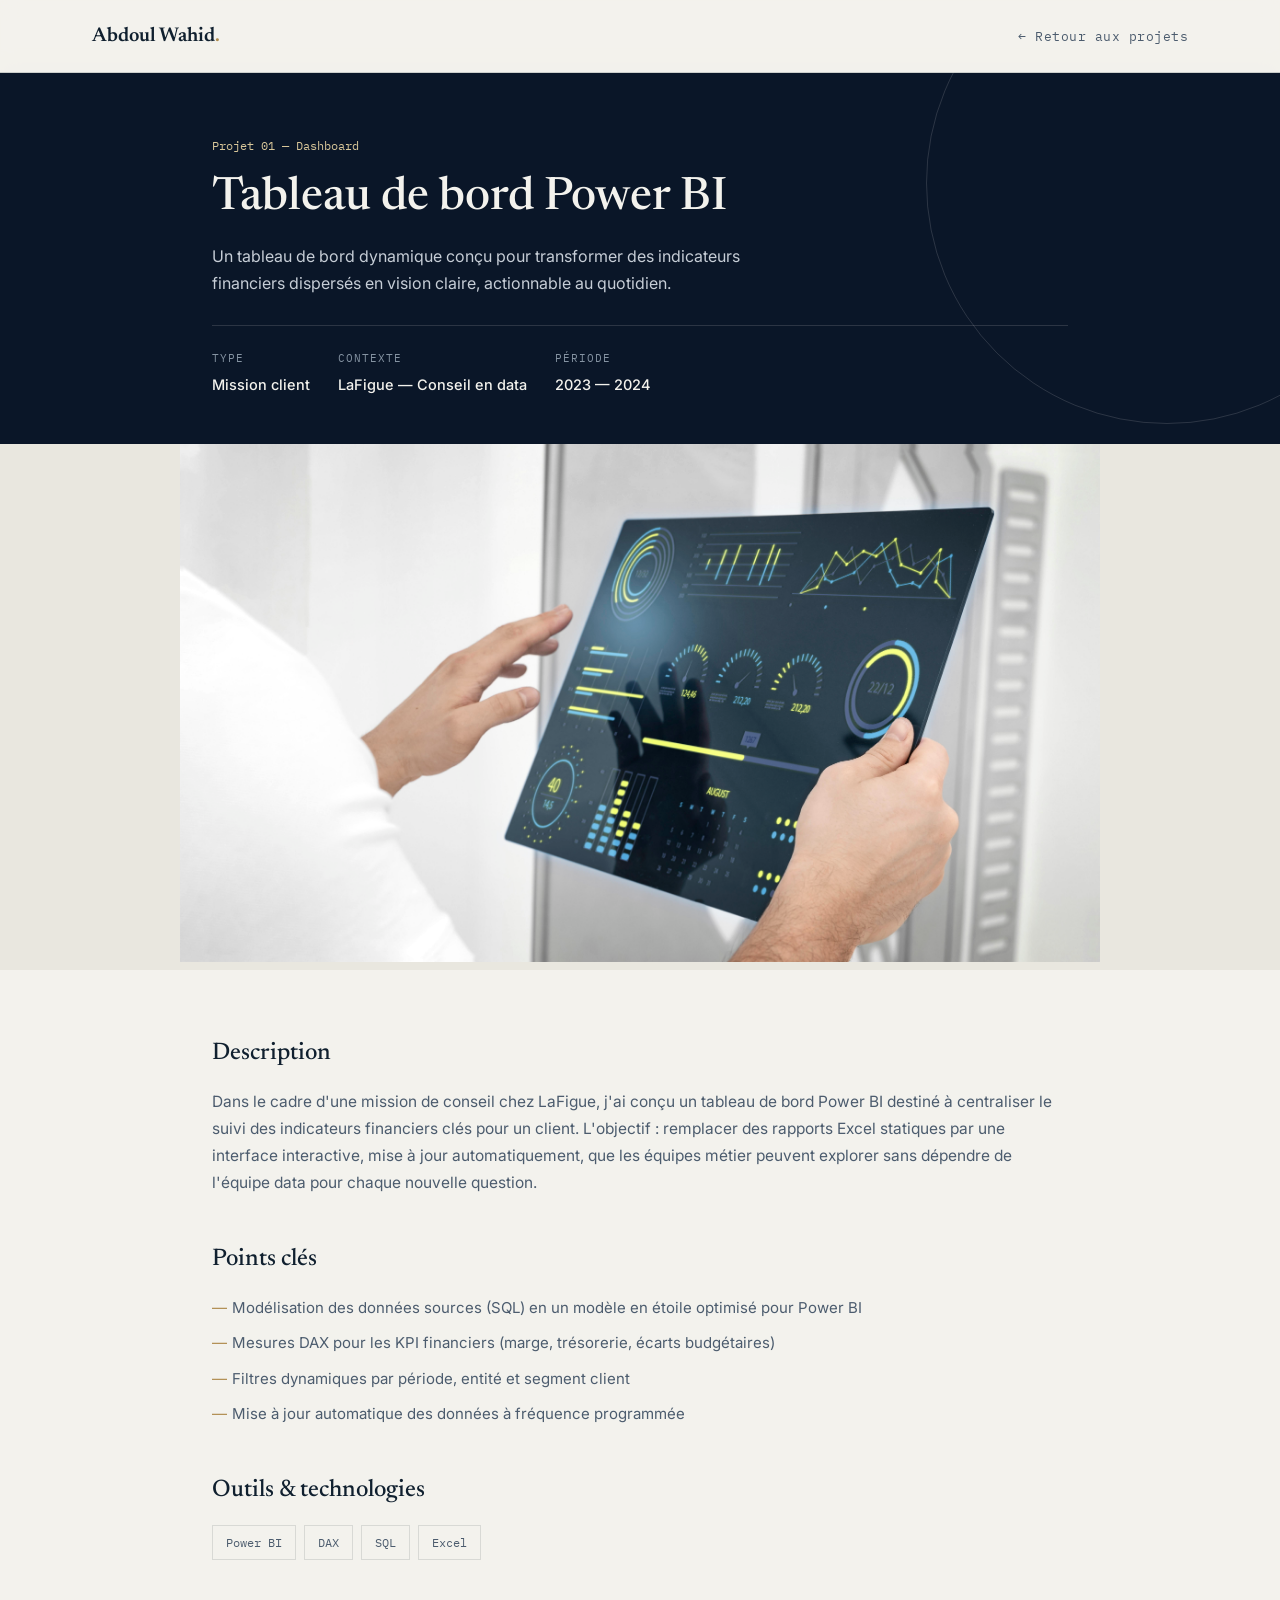
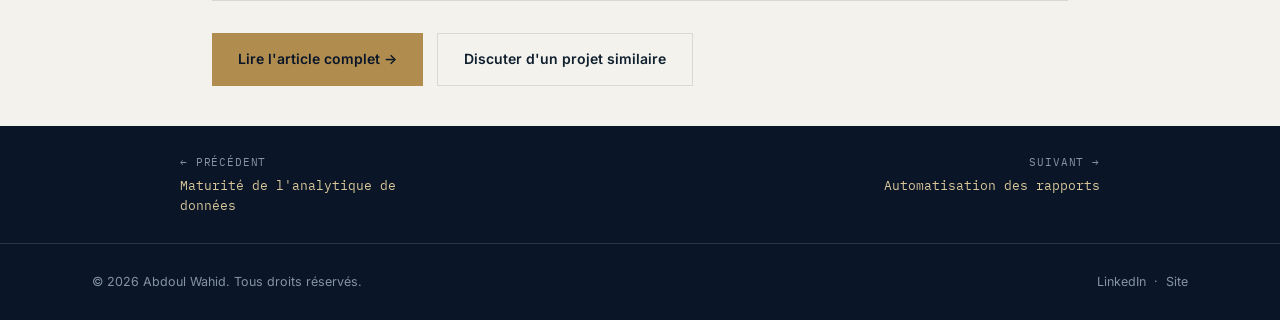
<file: projets/projet-01.html>
<!DOCTYPE html>
<html lang="fr">
<head>
<meta charset="UTF-8">
<meta name="viewport" content="width=device-width, initial-scale=1.0">
<title>Tableau de bord Power BI — Abdoul Wahid</title>
<meta name="description" content="Un tableau de bord dynamique conçu pour transformer des indicateurs financiers dispersés en vision claire, actionnable au quotidien.">
<link rel="preconnect" href="https://fonts.googleapis.com">
<link rel="preconnect" href="https://fonts.gstatic.com" crossorigin>
<link href="https://fonts.googleapis.com/css2?family=Newsreader:ital,opsz,wght@0,6..72,400;0,6..72,500;0,6..72,600;1,6..72,400&family=Inter:wght@400;500;600;700&family=IBM+Plex+Mono:wght@400;500&display=swap" rel="stylesheet">
<style>
  :root{
    --navy-950:#0A1628; --navy-800:#122238; --navy-700:#1B2F49;
    --slate-600:#4C5C6E; --slate-400:#8593A2;
    --paper:#F3F2ED; --paper-dim:#E9E7DF; --ink:#10202F;
    --gold:#B08D4F; --gold-soft:#D9C79A; --data-blue:#3E7CB1;
    --line:rgba(16,32,47,0.12); --line-dark:rgba(243,242,237,0.14);
    --serif:'Newsreader', Georgia, serif;
    --sans:'Inter', -apple-system, sans-serif;
    --mono:'IBM Plex Mono', monospace;
  }
  *{margin:0;padding:0;box-sizing:border-box;}
  html{scroll-behavior:smooth;}
  html,body{overflow-x:hidden;max-width:100%;}
  body{font-family:var(--sans);background:var(--paper);color:var(--ink);line-height:1.6;-webkit-font-smoothing:antialiased;}
  img{max-width:100%;display:block;}
  a{color:inherit;text-decoration:none;}
  ul{list-style:none;}
  ::selection{background:var(--gold-soft);color:var(--navy-950);}
  @media (prefers-reduced-motion: reduce){*{animation-duration:0.01ms !important;transition-duration:0.01ms !important;scroll-behavior:auto !important;}}

  .wrap{max-width:920px;margin:0 auto;padding:0 32px;}

  .eyebrow{font-family:var(--mono);font-size:12px;letter-spacing:0.14em;text-transform:uppercase;color:var(--gold);display:flex;align-items:center;gap:10px;}
  .eyebrow::before{content:'';width:22px;height:1px;background:var(--gold);display:inline-block;}

  header{position:fixed;top:0;left:0;right:0;z-index:100;background:rgba(243,242,237,0.9);backdrop-filter:blur(10px);border-bottom:1px solid var(--line);}
  .nav{max-width:1160px;margin:0 auto;padding:0 32px;height:72px;display:flex;align-items:center;justify-content:space-between;}
  .logo{font-family:var(--serif);font-size:20px;font-weight:600;}
  .logo em{color:var(--gold);font-style:normal;}
  .back-link{font-family:var(--mono);font-size:12.5px;letter-spacing:0.04em;color:var(--slate-600);display:inline-flex;align-items:center;gap:8px;transition:color .2s ease;}
  .back-link:hover{color:var(--ink);}

  main{padding-top:72px;}

  .project-hero{background:var(--navy-950);color:var(--paper);padding:64px 0 48px;position:relative;overflow:hidden;}
  .project-hero::before{content:'';position:absolute;top:-35%;right:-10%;width:480px;height:480px;border:1px solid var(--line-dark);border-radius:50%;}
  .project-hero-inner{position:relative;}
  .project-num{font-family:var(--mono);font-size:12px;color:var(--gold-soft);margin-bottom:18px;}
  .project-hero h1{font-family:var(--serif);font-weight:500;font-size:clamp(30px,4.4vw,46px);line-height:1.12;margin-bottom:18px;max-width:680px;}
  .project-hero p.tagline{color:#C6CDD6;font-size:16px;max-width:600px;line-height:1.7;margin-bottom:28px;}
  .meta-row{display:flex;flex-wrap:wrap;gap:28px;padding-top:24px;border-top:1px solid var(--line-dark);}
  .meta-item{}
  .meta-label{font-family:var(--mono);font-size:10.5px;letter-spacing:0.1em;text-transform:uppercase;color:var(--slate-400);margin-bottom:6px;}
  .meta-value{font-size:14.5px;color:var(--paper);font-weight:500;}

  .project-media-full{overflow:hidden;position:relative;margin:0 auto;max-width:920px;max-height:560px;display:flex;align-items:center;justify-content:center;background:var(--paper-dim);}
  .project-media-full img{width:100%;max-height:560px;object-fit:contain;filter:grayscale(0.15) contrast(1.02);}
  .project-media-full-wrap{background:var(--paper-dim);padding:0 0 8px;}

  .content{padding:64px 0 40px;}
  .content h2{font-family:var(--serif);font-weight:500;font-size:24px;margin-bottom:16px;margin-top:44px;}
  .content h2:first-child{margin-top:0;}
  .content p{color:var(--slate-600);font-size:15.5px;line-height:1.75;margin-bottom:14px;}
  .content ul.feature-list{margin-top:6px;}
  .content ul.feature-list li{font-size:15px;color:var(--slate-600);line-height:1.7;padding-left:20px;position:relative;margin-bottom:10px;}
  .content ul.feature-list li::before{content:'—';position:absolute;left:0;top:0;color:var(--gold);}

  .tag-row{display:flex;flex-wrap:wrap;gap:8px;margin-top:8px;}
  .tag{font-family:var(--mono);font-size:12px;padding:7px 13px;border:1px solid var(--line);color:var(--slate-600);}

  .cta-row{display:flex;flex-wrap:wrap;gap:14px;margin-top:40px;padding-top:32px;border-top:1px solid var(--line);}
  .btn-primary{font-size:14px;font-weight:600;background:var(--gold);color:var(--navy-950);padding:14px 26px;display:inline-flex;align-items:center;gap:8px;transition:background .25s ease, transform .25s ease;}
  .btn-primary:hover{background:var(--gold-soft);transform:translateY(-2px);}
  .btn-ghost{font-size:14px;font-weight:600;border:1px solid var(--line);color:var(--ink);padding:14px 26px;transition:all .25s ease;}
  .btn-ghost:hover{border-color:var(--ink);background:var(--paper-dim);}

  .prevnext{background:var(--navy-950);color:var(--paper);}
  .prevnext-inner{display:flex;justify-content:space-between;padding:28px 0;}
  .prevnext a{font-family:var(--mono);font-size:12.5px;color:var(--gold-soft);display:flex;flex-direction:column;gap:4px;transition:opacity .2s ease;}
  .prevnext a:hover{opacity:0.7;}
  .prevnext .lbl{color:var(--slate-400);font-size:10.5px;letter-spacing:0.08em;text-transform:uppercase;}
  .prevnext .next{text-align:right;align-items:flex-end;}
  .prevnext a{max-width:260px;}

  footer{background:var(--navy-950);color:var(--slate-400);border-top:1px solid var(--line-dark);padding:28px 0;font-size:12.5px;}
  .footer-row{max-width:1160px;margin:0 auto;padding:0 32px;display:flex;justify-content:space-between;align-items:center;flex-wrap:wrap;gap:12px;}
  .footer-row a{color:var(--slate-400);transition:color .2s ease;}
  .footer-row a:hover{color:var(--gold-soft);}

  @media (max-width:700px){
    .wrap{padding:0 20px;}
    .nav{padding:0 20px;height:64px;}
    main{padding-top:64px;}
    .project-hero{padding:44px 0 36px;}
    .content{padding:44px 0 24px;}
    .content h2{font-size:21px;margin-top:34px;}
    .meta-row{gap:18px 24px;}
    .prevnext-inner{padding:22px 0;}
    .footer-row{padding:0 20px;}
  }
</style>
</head>
<body>

<header>
  <nav class="nav">
    <a href="../index.html" class="logo">Abdoul Wahid<em>.</em></a>
    <a href="../index.html#projects" class="back-link">← Retour aux projets</a>
  </nav>
</header>

<main>
  <section class="project-hero">
    <div class="wrap project-hero-inner">
      <div class="project-num">Projet 01 — Dashboard</div>
      <h1>Tableau de bord Power BI</h1>
      <p class="tagline">Un tableau de bord dynamique conçu pour transformer des indicateurs financiers dispersés en vision claire, actionnable au quotidien.</p>
      <div class="meta-row">
        <div class="meta-item"><div class="meta-label">Type</div><div class="meta-value">Mission client</div></div>
        <div class="meta-item"><div class="meta-label">Contexte</div><div class="meta-value">LaFigue — Conseil en data</div></div>
        <div class="meta-item"><div class="meta-label">Période</div><div class="meta-value">2023 — 2024</div></div>
      </div>
    </div>
  </section>

  <div class="project-media-full-wrap">
    <div class="project-media-full"><img src="../assets/images/dashboard-photo.jpg" alt="Tableau de bord Power BI"></div>
  </div>

  <section class="content">
    <div class="wrap">
      <h2>Description</h2>
      <p>Dans le cadre d'une mission de conseil chez LaFigue, j'ai conçu un tableau de bord Power BI destiné à centraliser le suivi des indicateurs financiers clés pour un client. L'objectif : remplacer des rapports Excel statiques par une interface interactive, mise à jour automatiquement, que les équipes métier peuvent explorer sans dépendre de l'équipe data pour chaque nouvelle question.</p>

      <h2>Points clés</h2>
      <ul class="feature-list">
        <li>Modélisation des données sources (SQL) en un modèle en étoile optimisé pour Power BI</li>
        <li>Mesures DAX pour les KPI financiers (marge, trésorerie, écarts budgétaires)</li>
        <li>Filtres dynamiques par période, entité et segment client</li>
        <li>Mise à jour automatique des données à fréquence programmée</li>
      </ul>

      <h2>Outils &amp; technologies</h2>
      <div class="tag-row">
        <span class="tag">Power BI</span>
        <span class="tag">DAX</span>
        <span class="tag">SQL</span>
        <span class="tag">Excel</span>
      </div>

      <div class="cta-row">
        <a href="https://management-datascience.org/articles/19445/" class="btn-primary" target="_blank" rel="noopener">Lire l'article complet →</a>
        <a href="../index.html#contact" class="btn-ghost">Discuter d'un projet similaire</a>
      </div>
    </div>
  </section>
</main>

<section class="prevnext">
  <div class="wrap prevnext-inner">
    <a href="projet-06.html"><span class="lbl">← Précédent</span>Maturité de l'analytique de données</a>
    <a href="projet-02.html" class="next"><span class="lbl">Suivant →</span>Automatisation des rapports</a>
  </div>
</section>

<footer>
  <div class="footer-row">
    <span>© 2026 Abdoul Wahid. Tous droits réservés.</span>
    <span>
      <a href="https://www.linkedin.com/in/abdoul-sanoussi/" target="_blank" rel="noopener">LinkedIn</a>
      &nbsp;·&nbsp;
      <a href="../index.html">Site</a>
    </span>
  </div>
</footer>

</body>
</html>
</file>
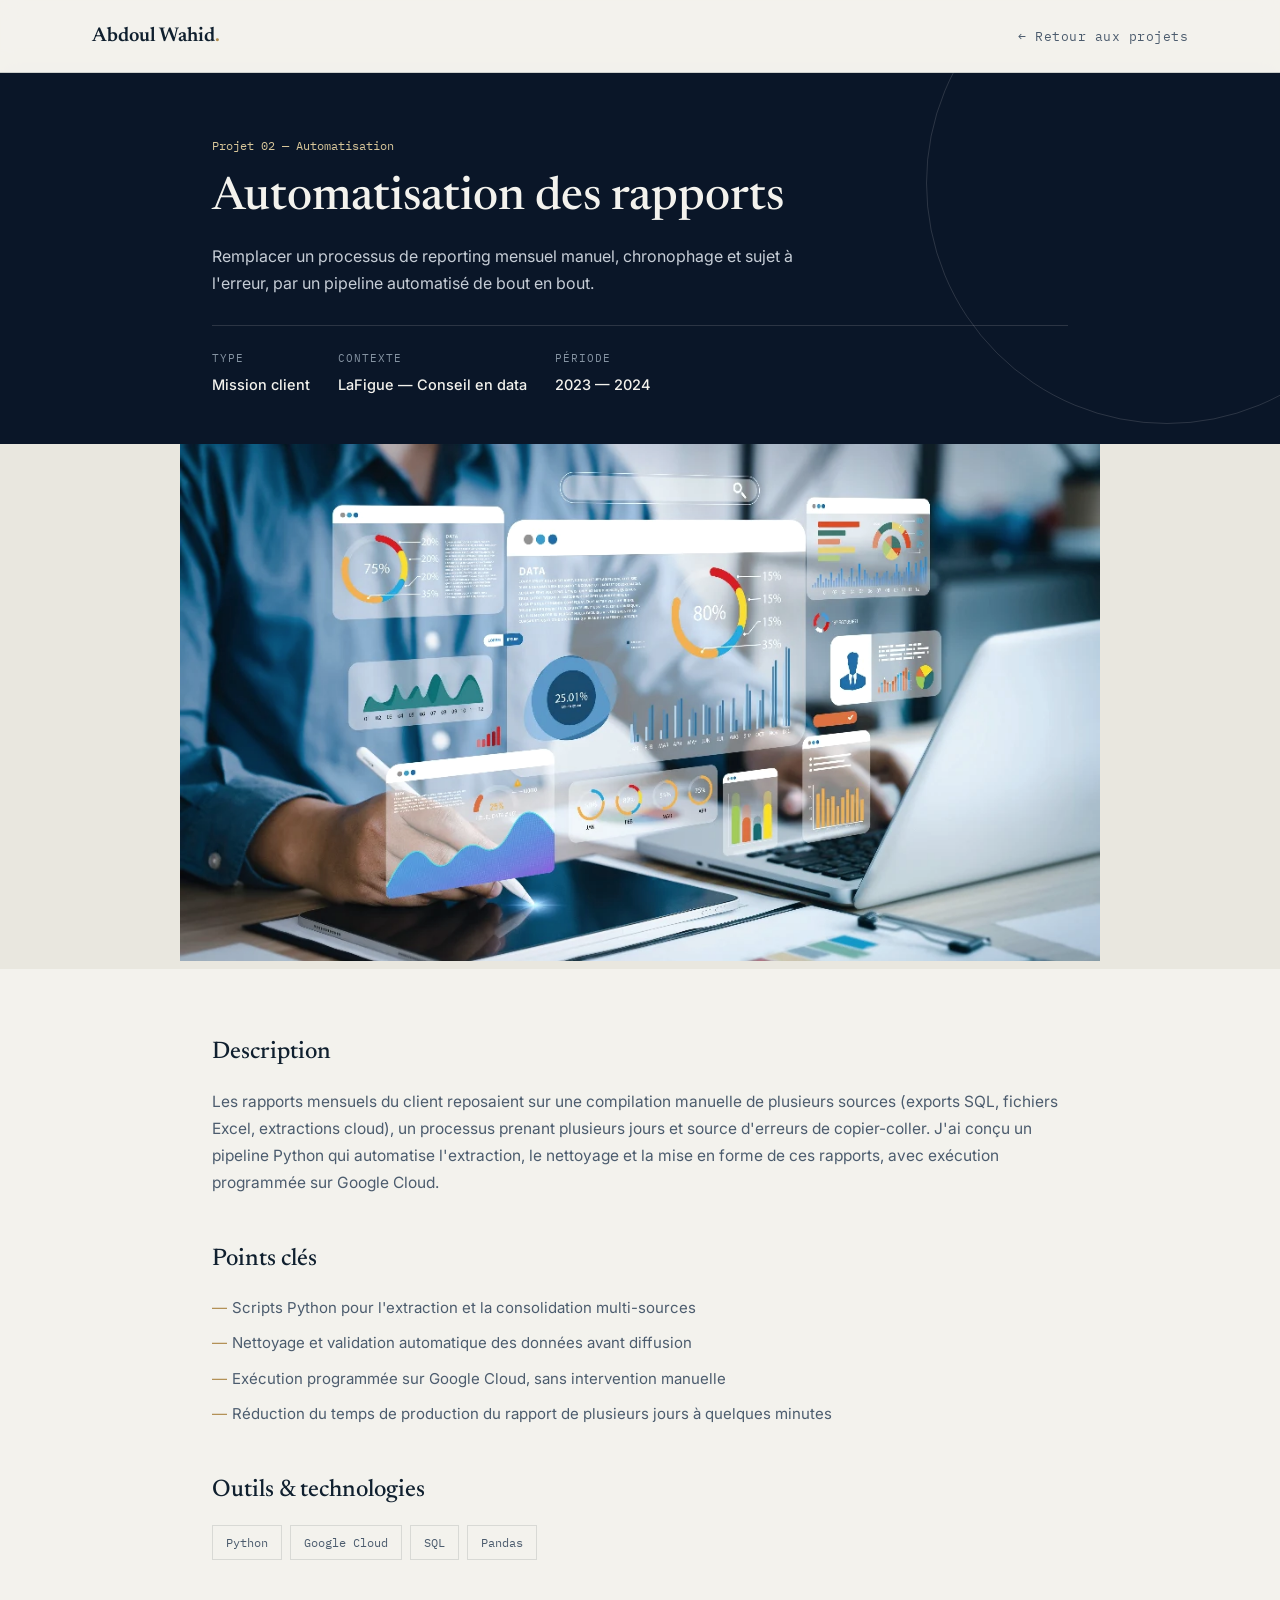
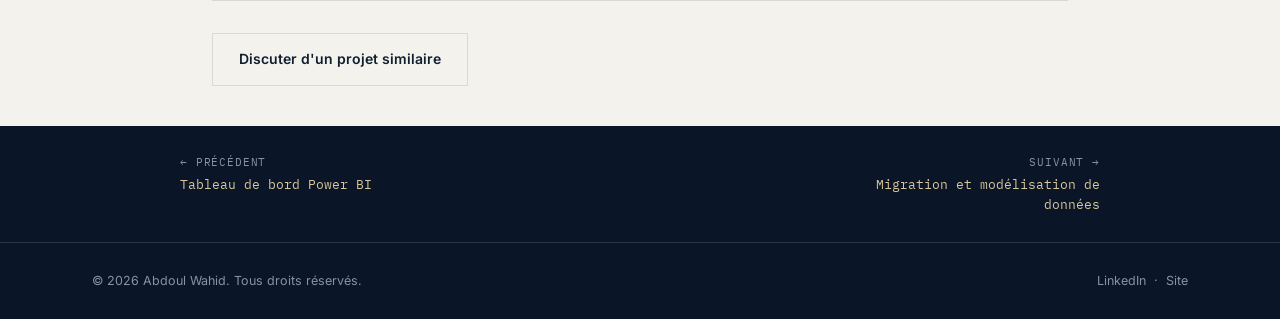
<file: projets/projet-02.html>
<!DOCTYPE html>
<html lang="fr">
<head>
<meta charset="UTF-8">
<meta name="viewport" content="width=device-width, initial-scale=1.0">
<title>Automatisation des rapports — Abdoul Wahid</title>
<meta name="description" content="Remplacer un processus de reporting mensuel manuel, chronophage et sujet à l'erreur, par un pipeline automatisé de bout en bout.">
<link rel="preconnect" href="https://fonts.googleapis.com">
<link rel="preconnect" href="https://fonts.gstatic.com" crossorigin>
<link href="https://fonts.googleapis.com/css2?family=Newsreader:ital,opsz,wght@0,6..72,400;0,6..72,500;0,6..72,600;1,6..72,400&family=Inter:wght@400;500;600;700&family=IBM+Plex+Mono:wght@400;500&display=swap" rel="stylesheet">
<style>
  :root{
    --navy-950:#0A1628; --navy-800:#122238; --navy-700:#1B2F49;
    --slate-600:#4C5C6E; --slate-400:#8593A2;
    --paper:#F3F2ED; --paper-dim:#E9E7DF; --ink:#10202F;
    --gold:#B08D4F; --gold-soft:#D9C79A; --data-blue:#3E7CB1;
    --line:rgba(16,32,47,0.12); --line-dark:rgba(243,242,237,0.14);
    --serif:'Newsreader', Georgia, serif;
    --sans:'Inter', -apple-system, sans-serif;
    --mono:'IBM Plex Mono', monospace;
  }
  *{margin:0;padding:0;box-sizing:border-box;}
  html{scroll-behavior:smooth;}
  html,body{overflow-x:hidden;max-width:100%;}
  body{font-family:var(--sans);background:var(--paper);color:var(--ink);line-height:1.6;-webkit-font-smoothing:antialiased;}
  img{max-width:100%;display:block;}
  a{color:inherit;text-decoration:none;}
  ul{list-style:none;}
  ::selection{background:var(--gold-soft);color:var(--navy-950);}
  @media (prefers-reduced-motion: reduce){*{animation-duration:0.01ms !important;transition-duration:0.01ms !important;scroll-behavior:auto !important;}}

  .wrap{max-width:920px;margin:0 auto;padding:0 32px;}

  .eyebrow{font-family:var(--mono);font-size:12px;letter-spacing:0.14em;text-transform:uppercase;color:var(--gold);display:flex;align-items:center;gap:10px;}
  .eyebrow::before{content:'';width:22px;height:1px;background:var(--gold);display:inline-block;}

  header{position:fixed;top:0;left:0;right:0;z-index:100;background:rgba(243,242,237,0.9);backdrop-filter:blur(10px);border-bottom:1px solid var(--line);}
  .nav{max-width:1160px;margin:0 auto;padding:0 32px;height:72px;display:flex;align-items:center;justify-content:space-between;}
  .logo{font-family:var(--serif);font-size:20px;font-weight:600;}
  .logo em{color:var(--gold);font-style:normal;}
  .back-link{font-family:var(--mono);font-size:12.5px;letter-spacing:0.04em;color:var(--slate-600);display:inline-flex;align-items:center;gap:8px;transition:color .2s ease;}
  .back-link:hover{color:var(--ink);}

  main{padding-top:72px;}

  .project-hero{background:var(--navy-950);color:var(--paper);padding:64px 0 48px;position:relative;overflow:hidden;}
  .project-hero::before{content:'';position:absolute;top:-35%;right:-10%;width:480px;height:480px;border:1px solid var(--line-dark);border-radius:50%;}
  .project-hero-inner{position:relative;}
  .project-num{font-family:var(--mono);font-size:12px;color:var(--gold-soft);margin-bottom:18px;}
  .project-hero h1{font-family:var(--serif);font-weight:500;font-size:clamp(30px,4.4vw,46px);line-height:1.12;margin-bottom:18px;max-width:680px;}
  .project-hero p.tagline{color:#C6CDD6;font-size:16px;max-width:600px;line-height:1.7;margin-bottom:28px;}
  .meta-row{display:flex;flex-wrap:wrap;gap:28px;padding-top:24px;border-top:1px solid var(--line-dark);}
  .meta-item{}
  .meta-label{font-family:var(--mono);font-size:10.5px;letter-spacing:0.1em;text-transform:uppercase;color:var(--slate-400);margin-bottom:6px;}
  .meta-value{font-size:14.5px;color:var(--paper);font-weight:500;}

  .project-media-full{overflow:hidden;position:relative;margin:0 auto;max-width:920px;max-height:560px;display:flex;align-items:center;justify-content:center;background:var(--paper-dim);}
  .project-media-full img{width:100%;max-height:560px;object-fit:contain;filter:grayscale(0.15) contrast(1.02);}
  .project-media-full-wrap{background:var(--paper-dim);padding:0 0 8px;}

  .content{padding:64px 0 40px;}
  .content h2{font-family:var(--serif);font-weight:500;font-size:24px;margin-bottom:16px;margin-top:44px;}
  .content h2:first-child{margin-top:0;}
  .content p{color:var(--slate-600);font-size:15.5px;line-height:1.75;margin-bottom:14px;}
  .content ul.feature-list{margin-top:6px;}
  .content ul.feature-list li{font-size:15px;color:var(--slate-600);line-height:1.7;padding-left:20px;position:relative;margin-bottom:10px;}
  .content ul.feature-list li::before{content:'—';position:absolute;left:0;top:0;color:var(--gold);}

  .tag-row{display:flex;flex-wrap:wrap;gap:8px;margin-top:8px;}
  .tag{font-family:var(--mono);font-size:12px;padding:7px 13px;border:1px solid var(--line);color:var(--slate-600);}

  .cta-row{display:flex;flex-wrap:wrap;gap:14px;margin-top:40px;padding-top:32px;border-top:1px solid var(--line);}
  .btn-primary{font-size:14px;font-weight:600;background:var(--gold);color:var(--navy-950);padding:14px 26px;display:inline-flex;align-items:center;gap:8px;transition:background .25s ease, transform .25s ease;}
  .btn-primary:hover{background:var(--gold-soft);transform:translateY(-2px);}
  .btn-ghost{font-size:14px;font-weight:600;border:1px solid var(--line);color:var(--ink);padding:14px 26px;transition:all .25s ease;}
  .btn-ghost:hover{border-color:var(--ink);background:var(--paper-dim);}

  .prevnext{background:var(--navy-950);color:var(--paper);}
  .prevnext-inner{display:flex;justify-content:space-between;padding:28px 0;}
  .prevnext a{font-family:var(--mono);font-size:12.5px;color:var(--gold-soft);display:flex;flex-direction:column;gap:4px;transition:opacity .2s ease;}
  .prevnext a:hover{opacity:0.7;}
  .prevnext .lbl{color:var(--slate-400);font-size:10.5px;letter-spacing:0.08em;text-transform:uppercase;}
  .prevnext .next{text-align:right;align-items:flex-end;}
  .prevnext a{max-width:260px;}

  footer{background:var(--navy-950);color:var(--slate-400);border-top:1px solid var(--line-dark);padding:28px 0;font-size:12.5px;}
  .footer-row{max-width:1160px;margin:0 auto;padding:0 32px;display:flex;justify-content:space-between;align-items:center;flex-wrap:wrap;gap:12px;}
  .footer-row a{color:var(--slate-400);transition:color .2s ease;}
  .footer-row a:hover{color:var(--gold-soft);}

  @media (max-width:700px){
    .wrap{padding:0 20px;}
    .nav{padding:0 20px;height:64px;}
    main{padding-top:64px;}
    .project-hero{padding:44px 0 36px;}
    .content{padding:44px 0 24px;}
    .content h2{font-size:21px;margin-top:34px;}
    .meta-row{gap:18px 24px;}
    .prevnext-inner{padding:22px 0;}
    .footer-row{padding:0 20px;}
  }
</style>
</head>
<body>

<header>
  <nav class="nav">
    <a href="../index.html" class="logo">Abdoul Wahid<em>.</em></a>
    <a href="../index.html#projects" class="back-link">← Retour aux projets</a>
  </nav>
</header>

<main>
  <section class="project-hero">
    <div class="wrap project-hero-inner">
      <div class="project-num">Projet 02 — Automatisation</div>
      <h1>Automatisation des rapports</h1>
      <p class="tagline">Remplacer un processus de reporting mensuel manuel, chronophage et sujet à l'erreur, par un pipeline automatisé de bout en bout.</p>
      <div class="meta-row">
        <div class="meta-item"><div class="meta-label">Type</div><div class="meta-value">Mission client</div></div>
        <div class="meta-item"><div class="meta-label">Contexte</div><div class="meta-value">LaFigue — Conseil en data</div></div>
        <div class="meta-item"><div class="meta-label">Période</div><div class="meta-value">2023 — 2024</div></div>
      </div>
    </div>
  </section>

  <div class="project-media-full-wrap">
    <div class="project-media-full"><img src="../assets/images/laptop-photo.jpg" alt="Automatisation des rapports"></div>
  </div>

  <section class="content">
    <div class="wrap">
      <h2>Description</h2>
      <p>Les rapports mensuels du client reposaient sur une compilation manuelle de plusieurs sources (exports SQL, fichiers Excel, extractions cloud), un processus prenant plusieurs jours et source d'erreurs de copier-coller. J'ai conçu un pipeline Python qui automatise l'extraction, le nettoyage et la mise en forme de ces rapports, avec exécution programmée sur Google Cloud.</p>

      <h2>Points clés</h2>
      <ul class="feature-list">
        <li>Scripts Python pour l'extraction et la consolidation multi-sources</li>
        <li>Nettoyage et validation automatique des données avant diffusion</li>
        <li>Exécution programmée sur Google Cloud, sans intervention manuelle</li>
        <li>Réduction du temps de production du rapport de plusieurs jours à quelques minutes</li>
      </ul>

      <h2>Outils &amp; technologies</h2>
      <div class="tag-row">
        <span class="tag">Python</span>
        <span class="tag">Google Cloud</span>
        <span class="tag">SQL</span>
        <span class="tag">Pandas</span>
      </div>

      <div class="cta-row">
        
        <a href="../index.html#contact" class="btn-ghost">Discuter d'un projet similaire</a>
      </div>
    </div>
  </section>
</main>

<section class="prevnext">
  <div class="wrap prevnext-inner">
    <a href="projet-01.html"><span class="lbl">← Précédent</span>Tableau de bord Power BI</a>
    <a href="projet-03.html" class="next"><span class="lbl">Suivant →</span>Migration et modélisation de données</a>
  </div>
</section>

<footer>
  <div class="footer-row">
    <span>© 2026 Abdoul Wahid. Tous droits réservés.</span>
    <span>
      <a href="https://www.linkedin.com/in/abdoul-sanoussi/" target="_blank" rel="noopener">LinkedIn</a>
      &nbsp;·&nbsp;
      <a href="../index.html">Site</a>
    </span>
  </div>
</footer>

</body>
</html>
</file>
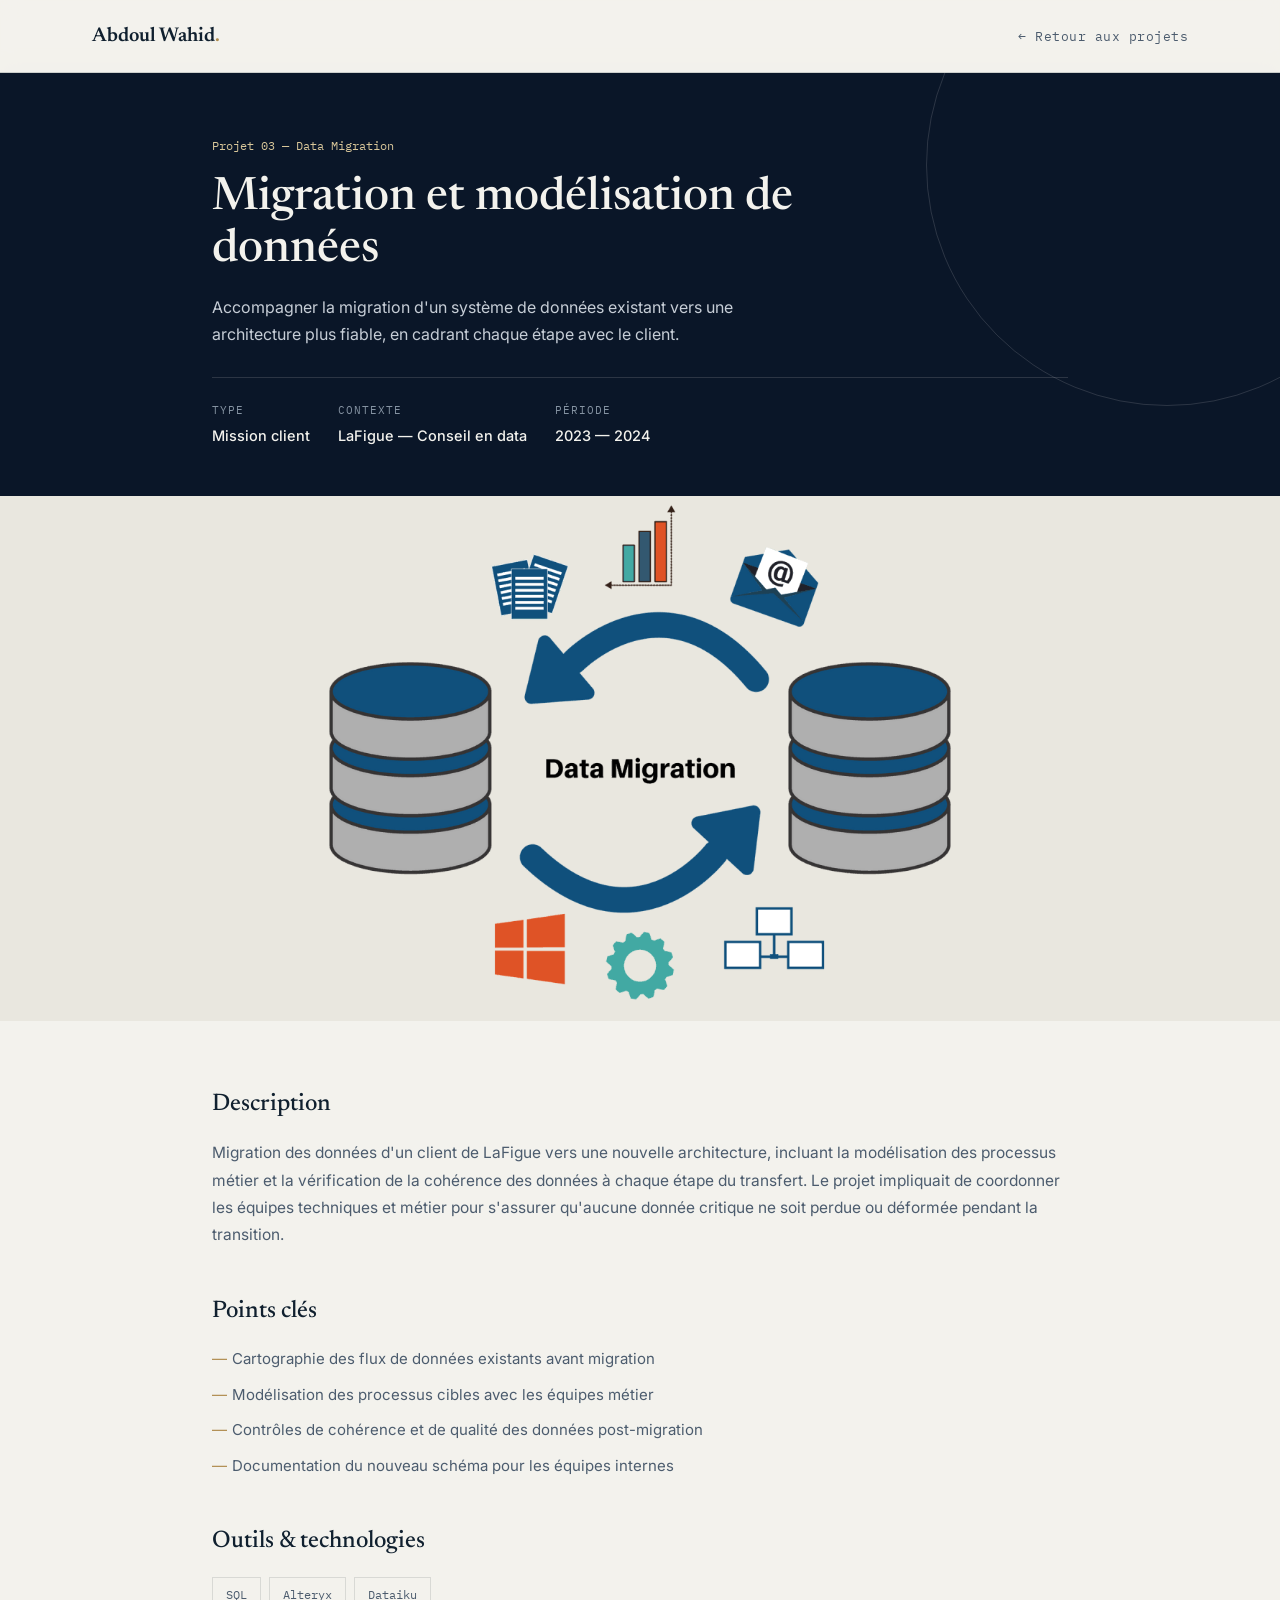
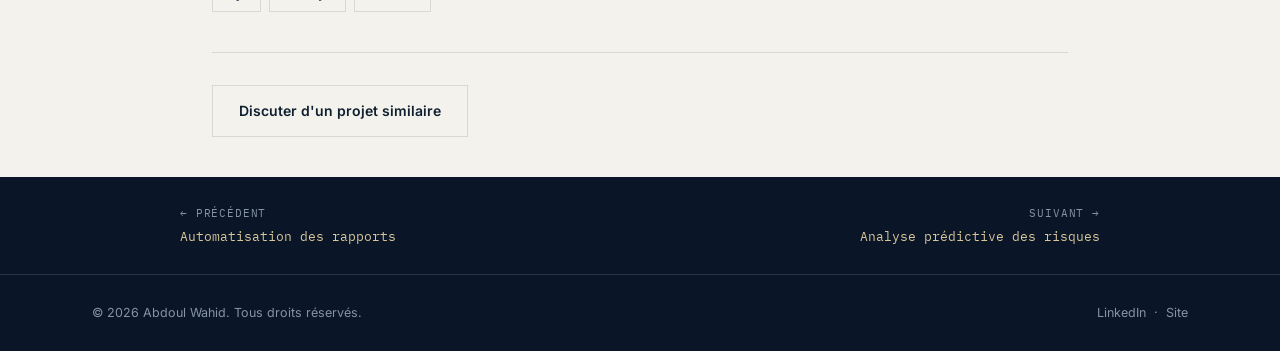
<file: projets/projet-03.html>
<!DOCTYPE html>
<html lang="fr">
<head>
<meta charset="UTF-8">
<meta name="viewport" content="width=device-width, initial-scale=1.0">
<title>Migration et modélisation de données — Abdoul Wahid</title>
<meta name="description" content="Accompagner la migration d'un système de données existant vers une architecture plus fiable, en cadrant chaque étape avec le client.">
<link rel="preconnect" href="https://fonts.googleapis.com">
<link rel="preconnect" href="https://fonts.gstatic.com" crossorigin>
<link href="https://fonts.googleapis.com/css2?family=Newsreader:ital,opsz,wght@0,6..72,400;0,6..72,500;0,6..72,600;1,6..72,400&family=Inter:wght@400;500;600;700&family=IBM+Plex+Mono:wght@400;500&display=swap" rel="stylesheet">
<style>
  :root{
    --navy-950:#0A1628; --navy-800:#122238; --navy-700:#1B2F49;
    --slate-600:#4C5C6E; --slate-400:#8593A2;
    --paper:#F3F2ED; --paper-dim:#E9E7DF; --ink:#10202F;
    --gold:#B08D4F; --gold-soft:#D9C79A; --data-blue:#3E7CB1;
    --line:rgba(16,32,47,0.12); --line-dark:rgba(243,242,237,0.14);
    --serif:'Newsreader', Georgia, serif;
    --sans:'Inter', -apple-system, sans-serif;
    --mono:'IBM Plex Mono', monospace;
  }
  *{margin:0;padding:0;box-sizing:border-box;}
  html{scroll-behavior:smooth;}
  html,body{overflow-x:hidden;max-width:100%;}
  body{font-family:var(--sans);background:var(--paper);color:var(--ink);line-height:1.6;-webkit-font-smoothing:antialiased;}
  img{max-width:100%;display:block;}
  a{color:inherit;text-decoration:none;}
  ul{list-style:none;}
  ::selection{background:var(--gold-soft);color:var(--navy-950);}
  @media (prefers-reduced-motion: reduce){*{animation-duration:0.01ms !important;transition-duration:0.01ms !important;scroll-behavior:auto !important;}}

  .wrap{max-width:920px;margin:0 auto;padding:0 32px;}

  .eyebrow{font-family:var(--mono);font-size:12px;letter-spacing:0.14em;text-transform:uppercase;color:var(--gold);display:flex;align-items:center;gap:10px;}
  .eyebrow::before{content:'';width:22px;height:1px;background:var(--gold);display:inline-block;}

  header{position:fixed;top:0;left:0;right:0;z-index:100;background:rgba(243,242,237,0.9);backdrop-filter:blur(10px);border-bottom:1px solid var(--line);}
  .nav{max-width:1160px;margin:0 auto;padding:0 32px;height:72px;display:flex;align-items:center;justify-content:space-between;}
  .logo{font-family:var(--serif);font-size:20px;font-weight:600;}
  .logo em{color:var(--gold);font-style:normal;}
  .back-link{font-family:var(--mono);font-size:12.5px;letter-spacing:0.04em;color:var(--slate-600);display:inline-flex;align-items:center;gap:8px;transition:color .2s ease;}
  .back-link:hover{color:var(--ink);}

  main{padding-top:72px;}

  .project-hero{background:var(--navy-950);color:var(--paper);padding:64px 0 48px;position:relative;overflow:hidden;}
  .project-hero::before{content:'';position:absolute;top:-35%;right:-10%;width:480px;height:480px;border:1px solid var(--line-dark);border-radius:50%;}
  .project-hero-inner{position:relative;}
  .project-num{font-family:var(--mono);font-size:12px;color:var(--gold-soft);margin-bottom:18px;}
  .project-hero h1{font-family:var(--serif);font-weight:500;font-size:clamp(30px,4.4vw,46px);line-height:1.12;margin-bottom:18px;max-width:680px;}
  .project-hero p.tagline{color:#C6CDD6;font-size:16px;max-width:600px;line-height:1.7;margin-bottom:28px;}
  .meta-row{display:flex;flex-wrap:wrap;gap:28px;padding-top:24px;border-top:1px solid var(--line-dark);}
  .meta-item{}
  .meta-label{font-family:var(--mono);font-size:10.5px;letter-spacing:0.1em;text-transform:uppercase;color:var(--slate-400);margin-bottom:6px;}
  .meta-value{font-size:14.5px;color:var(--paper);font-weight:500;}

  .project-media-full{overflow:hidden;position:relative;margin:0 auto;max-width:920px;max-height:560px;display:flex;align-items:center;justify-content:center;background:var(--paper-dim);}
  .project-media-full img{width:100%;max-height:560px;object-fit:contain;filter:grayscale(0.15) contrast(1.02);}
  .project-media-full-wrap{background:var(--paper-dim);padding:0 0 8px;}

  .content{padding:64px 0 40px;}
  .content h2{font-family:var(--serif);font-weight:500;font-size:24px;margin-bottom:16px;margin-top:44px;}
  .content h2:first-child{margin-top:0;}
  .content p{color:var(--slate-600);font-size:15.5px;line-height:1.75;margin-bottom:14px;}
  .content ul.feature-list{margin-top:6px;}
  .content ul.feature-list li{font-size:15px;color:var(--slate-600);line-height:1.7;padding-left:20px;position:relative;margin-bottom:10px;}
  .content ul.feature-list li::before{content:'—';position:absolute;left:0;top:0;color:var(--gold);}

  .tag-row{display:flex;flex-wrap:wrap;gap:8px;margin-top:8px;}
  .tag{font-family:var(--mono);font-size:12px;padding:7px 13px;border:1px solid var(--line);color:var(--slate-600);}

  .cta-row{display:flex;flex-wrap:wrap;gap:14px;margin-top:40px;padding-top:32px;border-top:1px solid var(--line);}
  .btn-primary{font-size:14px;font-weight:600;background:var(--gold);color:var(--navy-950);padding:14px 26px;display:inline-flex;align-items:center;gap:8px;transition:background .25s ease, transform .25s ease;}
  .btn-primary:hover{background:var(--gold-soft);transform:translateY(-2px);}
  .btn-ghost{font-size:14px;font-weight:600;border:1px solid var(--line);color:var(--ink);padding:14px 26px;transition:all .25s ease;}
  .btn-ghost:hover{border-color:var(--ink);background:var(--paper-dim);}

  .prevnext{background:var(--navy-950);color:var(--paper);}
  .prevnext-inner{display:flex;justify-content:space-between;padding:28px 0;}
  .prevnext a{font-family:var(--mono);font-size:12.5px;color:var(--gold-soft);display:flex;flex-direction:column;gap:4px;transition:opacity .2s ease;}
  .prevnext a:hover{opacity:0.7;}
  .prevnext .lbl{color:var(--slate-400);font-size:10.5px;letter-spacing:0.08em;text-transform:uppercase;}
  .prevnext .next{text-align:right;align-items:flex-end;}
  .prevnext a{max-width:260px;}

  footer{background:var(--navy-950);color:var(--slate-400);border-top:1px solid var(--line-dark);padding:28px 0;font-size:12.5px;}
  .footer-row{max-width:1160px;margin:0 auto;padding:0 32px;display:flex;justify-content:space-between;align-items:center;flex-wrap:wrap;gap:12px;}
  .footer-row a{color:var(--slate-400);transition:color .2s ease;}
  .footer-row a:hover{color:var(--gold-soft);}

  @media (max-width:700px){
    .wrap{padding:0 20px;}
    .nav{padding:0 20px;height:64px;}
    main{padding-top:64px;}
    .project-hero{padding:44px 0 36px;}
    .content{padding:44px 0 24px;}
    .content h2{font-size:21px;margin-top:34px;}
    .meta-row{gap:18px 24px;}
    .prevnext-inner{padding:22px 0;}
    .footer-row{padding:0 20px;}
  }
</style>
</head>
<body>

<header>
  <nav class="nav">
    <a href="../index.html" class="logo">Abdoul Wahid<em>.</em></a>
    <a href="../index.html#projects" class="back-link">← Retour aux projets</a>
  </nav>
</header>

<main>
  <section class="project-hero">
    <div class="wrap project-hero-inner">
      <div class="project-num">Projet 03 — Data Migration</div>
      <h1>Migration et modélisation de données</h1>
      <p class="tagline">Accompagner la migration d'un système de données existant vers une architecture plus fiable, en cadrant chaque étape avec le client.</p>
      <div class="meta-row">
        <div class="meta-item"><div class="meta-label">Type</div><div class="meta-value">Mission client</div></div>
        <div class="meta-item"><div class="meta-label">Contexte</div><div class="meta-value">LaFigue — Conseil en data</div></div>
        <div class="meta-item"><div class="meta-label">Période</div><div class="meta-value">2023 — 2024</div></div>
      </div>
    </div>
  </section>

  <div class="project-media-full-wrap">
    <div class="project-media-full"><img src="../assets/images/data-migration.jpg" alt="Migration et modélisation de données"></div>
  </div>

  <section class="content">
    <div class="wrap">
      <h2>Description</h2>
      <p>Migration des données d'un client de LaFigue vers une nouvelle architecture, incluant la modélisation des processus métier et la vérification de la cohérence des données à chaque étape du transfert. Le projet impliquait de coordonner les équipes techniques et métier pour s'assurer qu'aucune donnée critique ne soit perdue ou déformée pendant la transition.</p>

      <h2>Points clés</h2>
      <ul class="feature-list">
        <li>Cartographie des flux de données existants avant migration</li>
        <li>Modélisation des processus cibles avec les équipes métier</li>
        <li>Contrôles de cohérence et de qualité des données post-migration</li>
        <li>Documentation du nouveau schéma pour les équipes internes</li>
      </ul>

      <h2>Outils &amp; technologies</h2>
      <div class="tag-row">
        <span class="tag">SQL</span>
        <span class="tag">Alteryx</span>
        <span class="tag">Dataiku</span>
      </div>

      <div class="cta-row">
        
        <a href="../index.html#contact" class="btn-ghost">Discuter d'un projet similaire</a>
      </div>
    </div>
  </section>
</main>

<section class="prevnext">
  <div class="wrap prevnext-inner">
    <a href="projet-02.html"><span class="lbl">← Précédent</span>Automatisation des rapports</a>
    <a href="projet-04.html" class="next"><span class="lbl">Suivant →</span>Analyse prédictive des risques</a>
  </div>
</section>

<footer>
  <div class="footer-row">
    <span>© 2026 Abdoul Wahid. Tous droits réservés.</span>
    <span>
      <a href="https://www.linkedin.com/in/abdoul-sanoussi/" target="_blank" rel="noopener">LinkedIn</a>
      &nbsp;·&nbsp;
      <a href="../index.html">Site</a>
    </span>
  </div>
</footer>

</body>
</html>
</file>
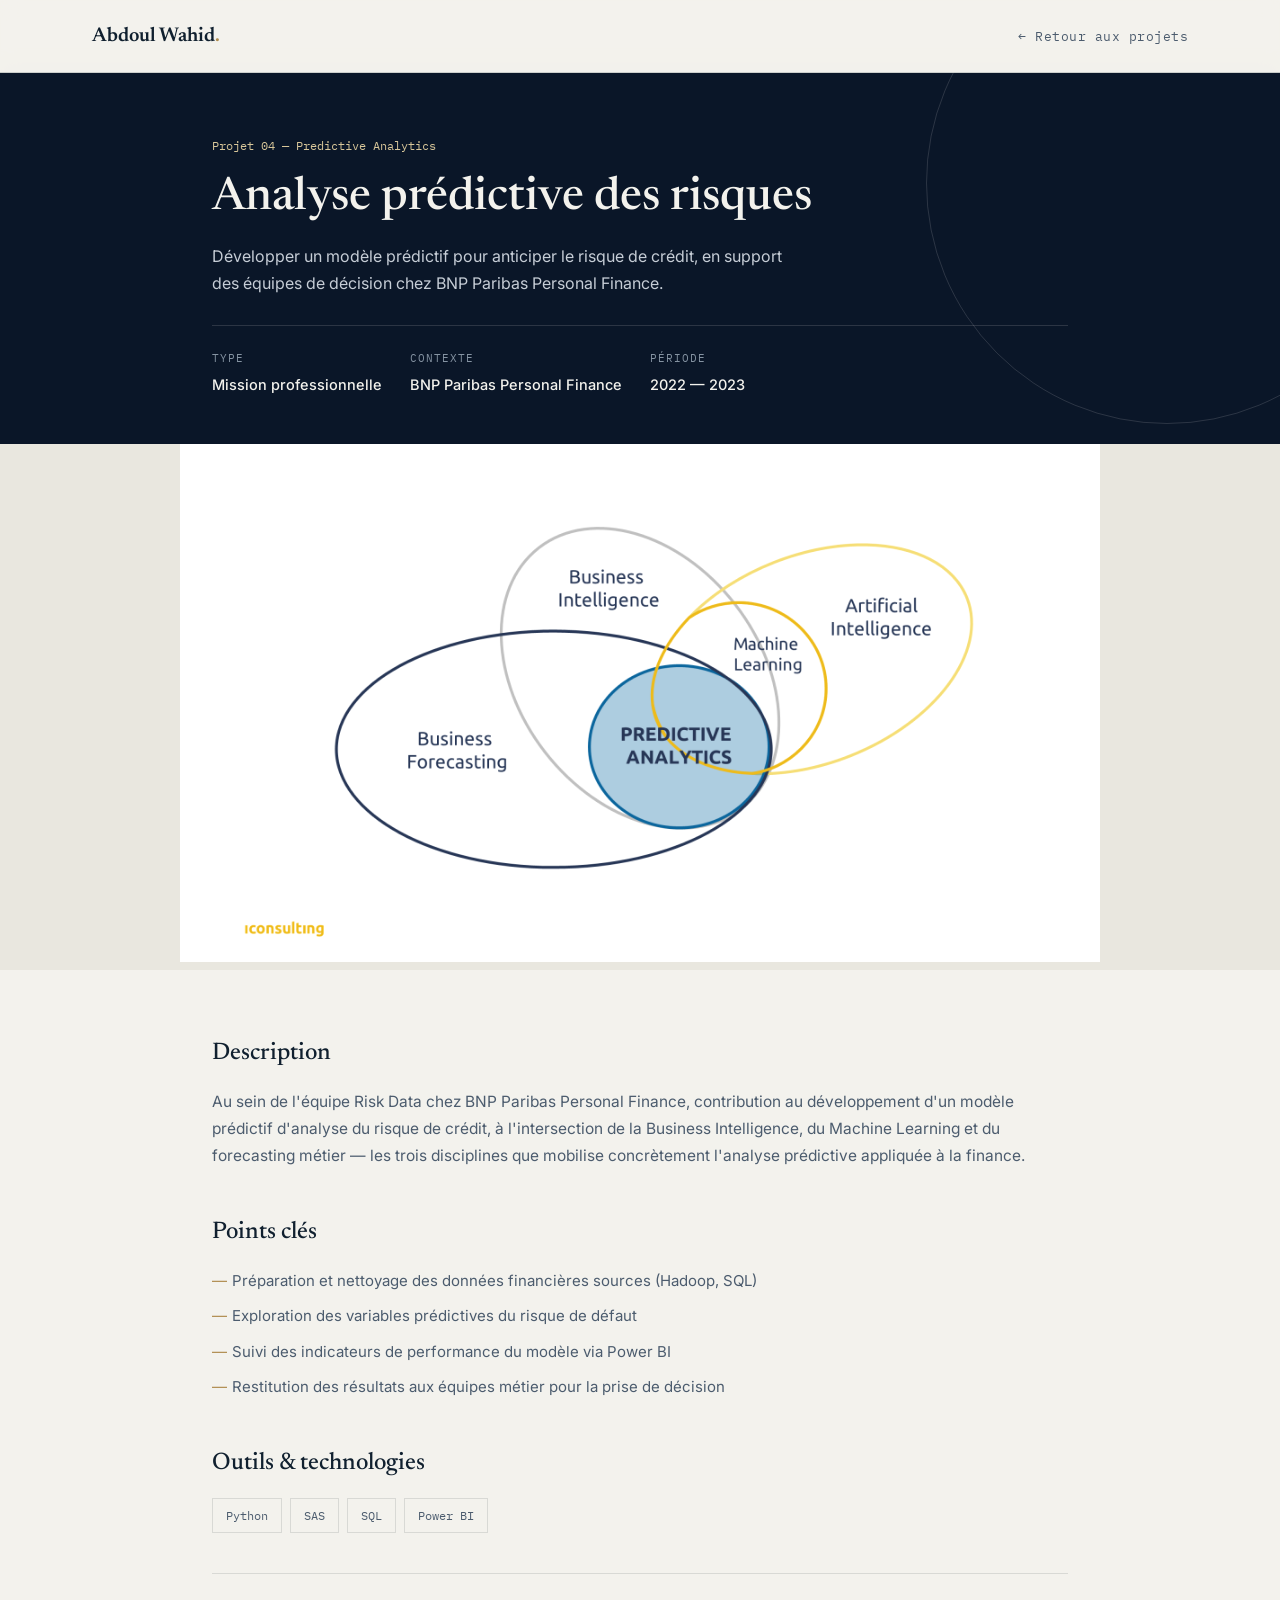
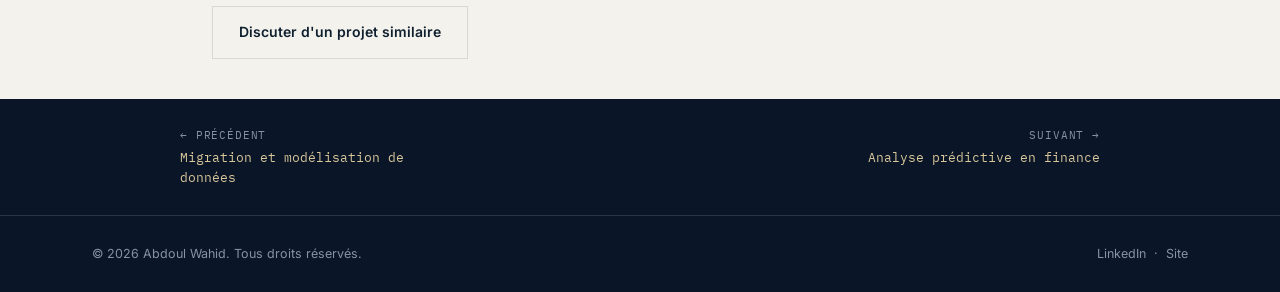
<file: projets/projet-04.html>
<!DOCTYPE html>
<html lang="fr">
<head>
<meta charset="UTF-8">
<meta name="viewport" content="width=device-width, initial-scale=1.0">
<title>Analyse prédictive des risques — Abdoul Wahid</title>
<meta name="description" content="Développer un modèle prédictif pour anticiper le risque de crédit, en support des équipes de décision chez BNP Paribas Personal Finance.">
<link rel="preconnect" href="https://fonts.googleapis.com">
<link rel="preconnect" href="https://fonts.gstatic.com" crossorigin>
<link href="https://fonts.googleapis.com/css2?family=Newsreader:ital,opsz,wght@0,6..72,400;0,6..72,500;0,6..72,600;1,6..72,400&family=Inter:wght@400;500;600;700&family=IBM+Plex+Mono:wght@400;500&display=swap" rel="stylesheet">
<style>
  :root{
    --navy-950:#0A1628; --navy-800:#122238; --navy-700:#1B2F49;
    --slate-600:#4C5C6E; --slate-400:#8593A2;
    --paper:#F3F2ED; --paper-dim:#E9E7DF; --ink:#10202F;
    --gold:#B08D4F; --gold-soft:#D9C79A; --data-blue:#3E7CB1;
    --line:rgba(16,32,47,0.12); --line-dark:rgba(243,242,237,0.14);
    --serif:'Newsreader', Georgia, serif;
    --sans:'Inter', -apple-system, sans-serif;
    --mono:'IBM Plex Mono', monospace;
  }
  *{margin:0;padding:0;box-sizing:border-box;}
  html{scroll-behavior:smooth;}
  html,body{overflow-x:hidden;max-width:100%;}
  body{font-family:var(--sans);background:var(--paper);color:var(--ink);line-height:1.6;-webkit-font-smoothing:antialiased;}
  img{max-width:100%;display:block;}
  a{color:inherit;text-decoration:none;}
  ul{list-style:none;}
  ::selection{background:var(--gold-soft);color:var(--navy-950);}
  @media (prefers-reduced-motion: reduce){*{animation-duration:0.01ms !important;transition-duration:0.01ms !important;scroll-behavior:auto !important;}}

  .wrap{max-width:920px;margin:0 auto;padding:0 32px;}

  .eyebrow{font-family:var(--mono);font-size:12px;letter-spacing:0.14em;text-transform:uppercase;color:var(--gold);display:flex;align-items:center;gap:10px;}
  .eyebrow::before{content:'';width:22px;height:1px;background:var(--gold);display:inline-block;}

  header{position:fixed;top:0;left:0;right:0;z-index:100;background:rgba(243,242,237,0.9);backdrop-filter:blur(10px);border-bottom:1px solid var(--line);}
  .nav{max-width:1160px;margin:0 auto;padding:0 32px;height:72px;display:flex;align-items:center;justify-content:space-between;}
  .logo{font-family:var(--serif);font-size:20px;font-weight:600;}
  .logo em{color:var(--gold);font-style:normal;}
  .back-link{font-family:var(--mono);font-size:12.5px;letter-spacing:0.04em;color:var(--slate-600);display:inline-flex;align-items:center;gap:8px;transition:color .2s ease;}
  .back-link:hover{color:var(--ink);}

  main{padding-top:72px;}

  .project-hero{background:var(--navy-950);color:var(--paper);padding:64px 0 48px;position:relative;overflow:hidden;}
  .project-hero::before{content:'';position:absolute;top:-35%;right:-10%;width:480px;height:480px;border:1px solid var(--line-dark);border-radius:50%;}
  .project-hero-inner{position:relative;}
  .project-num{font-family:var(--mono);font-size:12px;color:var(--gold-soft);margin-bottom:18px;}
  .project-hero h1{font-family:var(--serif);font-weight:500;font-size:clamp(30px,4.4vw,46px);line-height:1.12;margin-bottom:18px;max-width:680px;}
  .project-hero p.tagline{color:#C6CDD6;font-size:16px;max-width:600px;line-height:1.7;margin-bottom:28px;}
  .meta-row{display:flex;flex-wrap:wrap;gap:28px;padding-top:24px;border-top:1px solid var(--line-dark);}
  .meta-item{}
  .meta-label{font-family:var(--mono);font-size:10.5px;letter-spacing:0.1em;text-transform:uppercase;color:var(--slate-400);margin-bottom:6px;}
  .meta-value{font-size:14.5px;color:var(--paper);font-weight:500;}

  .project-media-full{overflow:hidden;position:relative;margin:0 auto;max-width:920px;max-height:560px;display:flex;align-items:center;justify-content:center;background:var(--paper-dim);}
  .project-media-full img{width:100%;max-height:560px;object-fit:contain;filter:grayscale(0.15) contrast(1.02);}
  .project-media-full-wrap{background:var(--paper-dim);padding:0 0 8px;}

  .content{padding:64px 0 40px;}
  .content h2{font-family:var(--serif);font-weight:500;font-size:24px;margin-bottom:16px;margin-top:44px;}
  .content h2:first-child{margin-top:0;}
  .content p{color:var(--slate-600);font-size:15.5px;line-height:1.75;margin-bottom:14px;}
  .content ul.feature-list{margin-top:6px;}
  .content ul.feature-list li{font-size:15px;color:var(--slate-600);line-height:1.7;padding-left:20px;position:relative;margin-bottom:10px;}
  .content ul.feature-list li::before{content:'—';position:absolute;left:0;top:0;color:var(--gold);}

  .tag-row{display:flex;flex-wrap:wrap;gap:8px;margin-top:8px;}
  .tag{font-family:var(--mono);font-size:12px;padding:7px 13px;border:1px solid var(--line);color:var(--slate-600);}

  .cta-row{display:flex;flex-wrap:wrap;gap:14px;margin-top:40px;padding-top:32px;border-top:1px solid var(--line);}
  .btn-primary{font-size:14px;font-weight:600;background:var(--gold);color:var(--navy-950);padding:14px 26px;display:inline-flex;align-items:center;gap:8px;transition:background .25s ease, transform .25s ease;}
  .btn-primary:hover{background:var(--gold-soft);transform:translateY(-2px);}
  .btn-ghost{font-size:14px;font-weight:600;border:1px solid var(--line);color:var(--ink);padding:14px 26px;transition:all .25s ease;}
  .btn-ghost:hover{border-color:var(--ink);background:var(--paper-dim);}

  .prevnext{background:var(--navy-950);color:var(--paper);}
  .prevnext-inner{display:flex;justify-content:space-between;padding:28px 0;}
  .prevnext a{font-family:var(--mono);font-size:12.5px;color:var(--gold-soft);display:flex;flex-direction:column;gap:4px;transition:opacity .2s ease;}
  .prevnext a:hover{opacity:0.7;}
  .prevnext .lbl{color:var(--slate-400);font-size:10.5px;letter-spacing:0.08em;text-transform:uppercase;}
  .prevnext .next{text-align:right;align-items:flex-end;}
  .prevnext a{max-width:260px;}

  footer{background:var(--navy-950);color:var(--slate-400);border-top:1px solid var(--line-dark);padding:28px 0;font-size:12.5px;}
  .footer-row{max-width:1160px;margin:0 auto;padding:0 32px;display:flex;justify-content:space-between;align-items:center;flex-wrap:wrap;gap:12px;}
  .footer-row a{color:var(--slate-400);transition:color .2s ease;}
  .footer-row a:hover{color:var(--gold-soft);}

  @media (max-width:700px){
    .wrap{padding:0 20px;}
    .nav{padding:0 20px;height:64px;}
    main{padding-top:64px;}
    .project-hero{padding:44px 0 36px;}
    .content{padding:44px 0 24px;}
    .content h2{font-size:21px;margin-top:34px;}
    .meta-row{gap:18px 24px;}
    .prevnext-inner{padding:22px 0;}
    .footer-row{padding:0 20px;}
  }
</style>
</head>
<body>

<header>
  <nav class="nav">
    <a href="../index.html" class="logo">Abdoul Wahid<em>.</em></a>
    <a href="../index.html#projects" class="back-link">← Retour aux projets</a>
  </nav>
</header>

<main>
  <section class="project-hero">
    <div class="wrap project-hero-inner">
      <div class="project-num">Projet 04 — Predictive Analytics</div>
      <h1>Analyse prédictive des risques</h1>
      <p class="tagline">Développer un modèle prédictif pour anticiper le risque de crédit, en support des équipes de décision chez BNP Paribas Personal Finance.</p>
      <div class="meta-row">
        <div class="meta-item"><div class="meta-label">Type</div><div class="meta-value">Mission professionnelle</div></div>
        <div class="meta-item"><div class="meta-label">Contexte</div><div class="meta-value">BNP Paribas Personal Finance</div></div>
        <div class="meta-item"><div class="meta-label">Période</div><div class="meta-value">2022 — 2023</div></div>
      </div>
    </div>
  </section>

  <div class="project-media-full-wrap">
    <div class="project-media-full"><img src="../assets/images/predictive-venn.jpg" alt="Analyse prédictive des risques"></div>
  </div>

  <section class="content">
    <div class="wrap">
      <h2>Description</h2>
      <p>Au sein de l'équipe Risk Data chez BNP Paribas Personal Finance, contribution au développement d'un modèle prédictif d'analyse du risque de crédit, à l'intersection de la Business Intelligence, du Machine Learning et du forecasting métier — les trois disciplines que mobilise concrètement l'analyse prédictive appliquée à la finance.</p>

      <h2>Points clés</h2>
      <ul class="feature-list">
        <li>Préparation et nettoyage des données financières sources (Hadoop, SQL)</li>
        <li>Exploration des variables prédictives du risque de défaut</li>
        <li>Suivi des indicateurs de performance du modèle via Power BI</li>
        <li>Restitution des résultats aux équipes métier pour la prise de décision</li>
      </ul>

      <h2>Outils &amp; technologies</h2>
      <div class="tag-row">
        <span class="tag">Python</span>
        <span class="tag">SAS</span>
        <span class="tag">SQL</span>
        <span class="tag">Power BI</span>
      </div>

      <div class="cta-row">
        
        <a href="../index.html#contact" class="btn-ghost">Discuter d'un projet similaire</a>
      </div>
    </div>
  </section>
</main>

<section class="prevnext">
  <div class="wrap prevnext-inner">
    <a href="projet-03.html"><span class="lbl">← Précédent</span>Migration et modélisation de données</a>
    <a href="projet-05.html" class="next"><span class="lbl">Suivant →</span>Analyse prédictive en finance</a>
  </div>
</section>

<footer>
  <div class="footer-row">
    <span>© 2026 Abdoul Wahid. Tous droits réservés.</span>
    <span>
      <a href="https://www.linkedin.com/in/abdoul-sanoussi/" target="_blank" rel="noopener">LinkedIn</a>
      &nbsp;·&nbsp;
      <a href="../index.html">Site</a>
    </span>
  </div>
</footer>

</body>
</html>
</file>
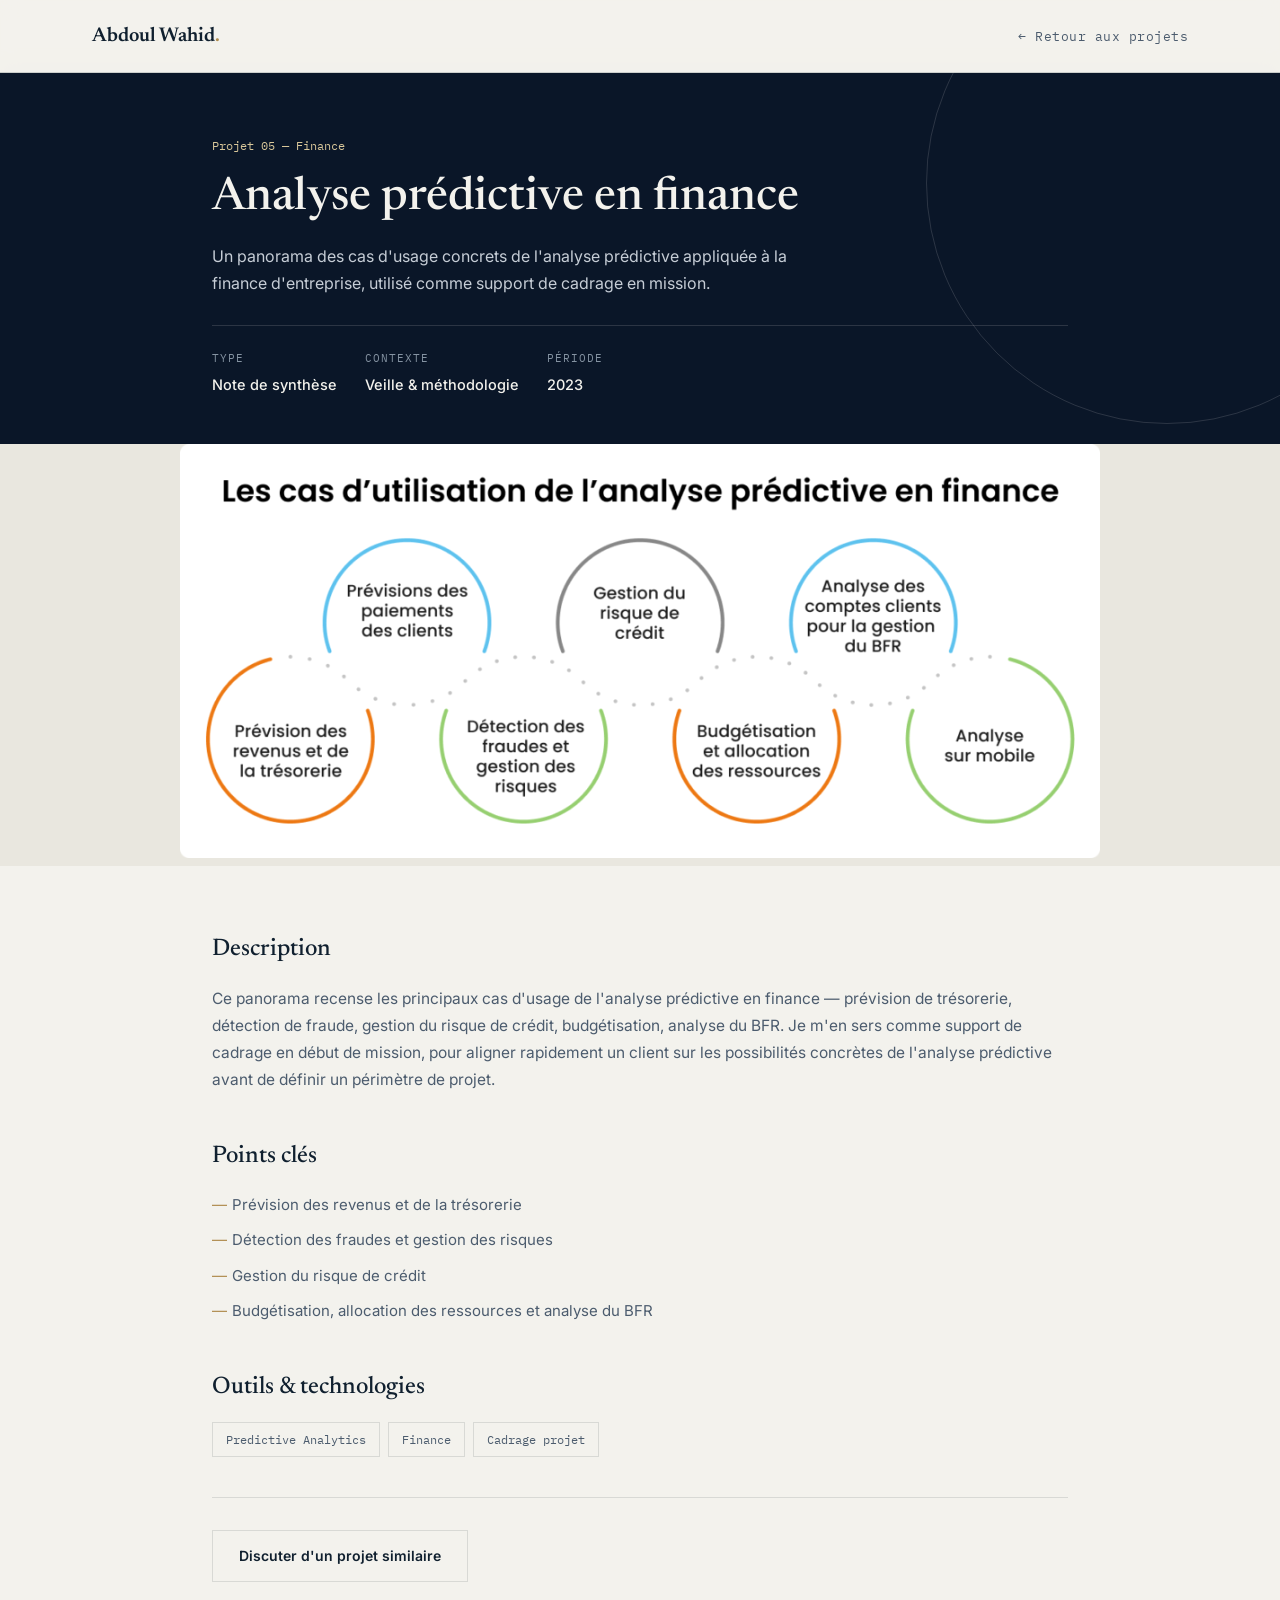
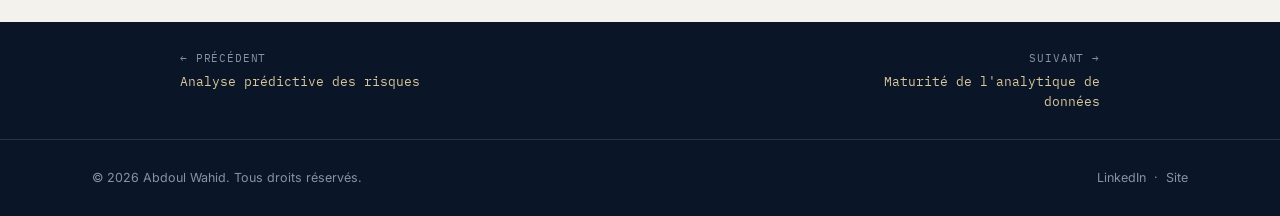
<file: projets/projet-05.html>
<!DOCTYPE html>
<html lang="fr">
<head>
<meta charset="UTF-8">
<meta name="viewport" content="width=device-width, initial-scale=1.0">
<title>Analyse prédictive en finance — Abdoul Wahid</title>
<meta name="description" content="Un panorama des cas d'usage concrets de l'analyse prédictive appliquée à la finance d'entreprise, utilisé comme support de cadrage en mission.">
<link rel="preconnect" href="https://fonts.googleapis.com">
<link rel="preconnect" href="https://fonts.gstatic.com" crossorigin>
<link href="https://fonts.googleapis.com/css2?family=Newsreader:ital,opsz,wght@0,6..72,400;0,6..72,500;0,6..72,600;1,6..72,400&family=Inter:wght@400;500;600;700&family=IBM+Plex+Mono:wght@400;500&display=swap" rel="stylesheet">
<style>
  :root{
    --navy-950:#0A1628; --navy-800:#122238; --navy-700:#1B2F49;
    --slate-600:#4C5C6E; --slate-400:#8593A2;
    --paper:#F3F2ED; --paper-dim:#E9E7DF; --ink:#10202F;
    --gold:#B08D4F; --gold-soft:#D9C79A; --data-blue:#3E7CB1;
    --line:rgba(16,32,47,0.12); --line-dark:rgba(243,242,237,0.14);
    --serif:'Newsreader', Georgia, serif;
    --sans:'Inter', -apple-system, sans-serif;
    --mono:'IBM Plex Mono', monospace;
  }
  *{margin:0;padding:0;box-sizing:border-box;}
  html{scroll-behavior:smooth;}
  html,body{overflow-x:hidden;max-width:100%;}
  body{font-family:var(--sans);background:var(--paper);color:var(--ink);line-height:1.6;-webkit-font-smoothing:antialiased;}
  img{max-width:100%;display:block;}
  a{color:inherit;text-decoration:none;}
  ul{list-style:none;}
  ::selection{background:var(--gold-soft);color:var(--navy-950);}
  @media (prefers-reduced-motion: reduce){*{animation-duration:0.01ms !important;transition-duration:0.01ms !important;scroll-behavior:auto !important;}}

  .wrap{max-width:920px;margin:0 auto;padding:0 32px;}

  .eyebrow{font-family:var(--mono);font-size:12px;letter-spacing:0.14em;text-transform:uppercase;color:var(--gold);display:flex;align-items:center;gap:10px;}
  .eyebrow::before{content:'';width:22px;height:1px;background:var(--gold);display:inline-block;}

  header{position:fixed;top:0;left:0;right:0;z-index:100;background:rgba(243,242,237,0.9);backdrop-filter:blur(10px);border-bottom:1px solid var(--line);}
  .nav{max-width:1160px;margin:0 auto;padding:0 32px;height:72px;display:flex;align-items:center;justify-content:space-between;}
  .logo{font-family:var(--serif);font-size:20px;font-weight:600;}
  .logo em{color:var(--gold);font-style:normal;}
  .back-link{font-family:var(--mono);font-size:12.5px;letter-spacing:0.04em;color:var(--slate-600);display:inline-flex;align-items:center;gap:8px;transition:color .2s ease;}
  .back-link:hover{color:var(--ink);}

  main{padding-top:72px;}

  .project-hero{background:var(--navy-950);color:var(--paper);padding:64px 0 48px;position:relative;overflow:hidden;}
  .project-hero::before{content:'';position:absolute;top:-35%;right:-10%;width:480px;height:480px;border:1px solid var(--line-dark);border-radius:50%;}
  .project-hero-inner{position:relative;}
  .project-num{font-family:var(--mono);font-size:12px;color:var(--gold-soft);margin-bottom:18px;}
  .project-hero h1{font-family:var(--serif);font-weight:500;font-size:clamp(30px,4.4vw,46px);line-height:1.12;margin-bottom:18px;max-width:680px;}
  .project-hero p.tagline{color:#C6CDD6;font-size:16px;max-width:600px;line-height:1.7;margin-bottom:28px;}
  .meta-row{display:flex;flex-wrap:wrap;gap:28px;padding-top:24px;border-top:1px solid var(--line-dark);}
  .meta-item{}
  .meta-label{font-family:var(--mono);font-size:10.5px;letter-spacing:0.1em;text-transform:uppercase;color:var(--slate-400);margin-bottom:6px;}
  .meta-value{font-size:14.5px;color:var(--paper);font-weight:500;}

  .project-media-full{overflow:hidden;position:relative;margin:0 auto;max-width:920px;max-height:560px;display:flex;align-items:center;justify-content:center;background:var(--paper-dim);}
  .project-media-full img{width:100%;max-height:560px;object-fit:contain;filter:grayscale(0.15) contrast(1.02);}
  .project-media-full-wrap{background:var(--paper-dim);padding:0 0 8px;}

  .content{padding:64px 0 40px;}
  .content h2{font-family:var(--serif);font-weight:500;font-size:24px;margin-bottom:16px;margin-top:44px;}
  .content h2:first-child{margin-top:0;}
  .content p{color:var(--slate-600);font-size:15.5px;line-height:1.75;margin-bottom:14px;}
  .content ul.feature-list{margin-top:6px;}
  .content ul.feature-list li{font-size:15px;color:var(--slate-600);line-height:1.7;padding-left:20px;position:relative;margin-bottom:10px;}
  .content ul.feature-list li::before{content:'—';position:absolute;left:0;top:0;color:var(--gold);}

  .tag-row{display:flex;flex-wrap:wrap;gap:8px;margin-top:8px;}
  .tag{font-family:var(--mono);font-size:12px;padding:7px 13px;border:1px solid var(--line);color:var(--slate-600);}

  .cta-row{display:flex;flex-wrap:wrap;gap:14px;margin-top:40px;padding-top:32px;border-top:1px solid var(--line);}
  .btn-primary{font-size:14px;font-weight:600;background:var(--gold);color:var(--navy-950);padding:14px 26px;display:inline-flex;align-items:center;gap:8px;transition:background .25s ease, transform .25s ease;}
  .btn-primary:hover{background:var(--gold-soft);transform:translateY(-2px);}
  .btn-ghost{font-size:14px;font-weight:600;border:1px solid var(--line);color:var(--ink);padding:14px 26px;transition:all .25s ease;}
  .btn-ghost:hover{border-color:var(--ink);background:var(--paper-dim);}

  .prevnext{background:var(--navy-950);color:var(--paper);}
  .prevnext-inner{display:flex;justify-content:space-between;padding:28px 0;}
  .prevnext a{font-family:var(--mono);font-size:12.5px;color:var(--gold-soft);display:flex;flex-direction:column;gap:4px;transition:opacity .2s ease;}
  .prevnext a:hover{opacity:0.7;}
  .prevnext .lbl{color:var(--slate-400);font-size:10.5px;letter-spacing:0.08em;text-transform:uppercase;}
  .prevnext .next{text-align:right;align-items:flex-end;}
  .prevnext a{max-width:260px;}

  footer{background:var(--navy-950);color:var(--slate-400);border-top:1px solid var(--line-dark);padding:28px 0;font-size:12.5px;}
  .footer-row{max-width:1160px;margin:0 auto;padding:0 32px;display:flex;justify-content:space-between;align-items:center;flex-wrap:wrap;gap:12px;}
  .footer-row a{color:var(--slate-400);transition:color .2s ease;}
  .footer-row a:hover{color:var(--gold-soft);}

  @media (max-width:700px){
    .wrap{padding:0 20px;}
    .nav{padding:0 20px;height:64px;}
    main{padding-top:64px;}
    .project-hero{padding:44px 0 36px;}
    .content{padding:44px 0 24px;}
    .content h2{font-size:21px;margin-top:34px;}
    .meta-row{gap:18px 24px;}
    .prevnext-inner{padding:22px 0;}
    .footer-row{padding:0 20px;}
  }
</style>
</head>
<body>

<header>
  <nav class="nav">
    <a href="../index.html" class="logo">Abdoul Wahid<em>.</em></a>
    <a href="../index.html#projects" class="back-link">← Retour aux projets</a>
  </nav>
</header>

<main>
  <section class="project-hero">
    <div class="wrap project-hero-inner">
      <div class="project-num">Projet 05 — Finance</div>
      <h1>Analyse prédictive en finance</h1>
      <p class="tagline">Un panorama des cas d'usage concrets de l'analyse prédictive appliquée à la finance d'entreprise, utilisé comme support de cadrage en mission.</p>
      <div class="meta-row">
        <div class="meta-item"><div class="meta-label">Type</div><div class="meta-value">Note de synthèse</div></div>
        <div class="meta-item"><div class="meta-label">Contexte</div><div class="meta-value">Veille &amp; méthodologie</div></div>
        <div class="meta-item"><div class="meta-label">Période</div><div class="meta-value">2023</div></div>
      </div>
    </div>
  </section>

  <div class="project-media-full-wrap">
    <div class="project-media-full"><img src="../assets/images/predictive-usecases.jpg" alt="Analyse prédictive en finance"></div>
  </div>

  <section class="content">
    <div class="wrap">
      <h2>Description</h2>
      <p>Ce panorama recense les principaux cas d'usage de l'analyse prédictive en finance — prévision de trésorerie, détection de fraude, gestion du risque de crédit, budgétisation, analyse du BFR. Je m'en sers comme support de cadrage en début de mission, pour aligner rapidement un client sur les possibilités concrètes de l'analyse prédictive avant de définir un périmètre de projet.</p>

      <h2>Points clés</h2>
      <ul class="feature-list">
        <li>Prévision des revenus et de la trésorerie</li>
        <li>Détection des fraudes et gestion des risques</li>
        <li>Gestion du risque de crédit</li>
        <li>Budgétisation, allocation des ressources et analyse du BFR</li>
      </ul>

      <h2>Outils &amp; technologies</h2>
      <div class="tag-row">
        <span class="tag">Predictive Analytics</span>
        <span class="tag">Finance</span>
        <span class="tag">Cadrage projet</span>
      </div>

      <div class="cta-row">
        
        <a href="../index.html#contact" class="btn-ghost">Discuter d'un projet similaire</a>
      </div>
    </div>
  </section>
</main>

<section class="prevnext">
  <div class="wrap prevnext-inner">
    <a href="projet-04.html"><span class="lbl">← Précédent</span>Analyse prédictive des risques</a>
    <a href="projet-06.html" class="next"><span class="lbl">Suivant →</span>Maturité de l'analytique de données</a>
  </div>
</section>

<footer>
  <div class="footer-row">
    <span>© 2026 Abdoul Wahid. Tous droits réservés.</span>
    <span>
      <a href="https://www.linkedin.com/in/abdoul-sanoussi/" target="_blank" rel="noopener">LinkedIn</a>
      &nbsp;·&nbsp;
      <a href="../index.html">Site</a>
    </span>
  </div>
</footer>

</body>
</html>
</file>
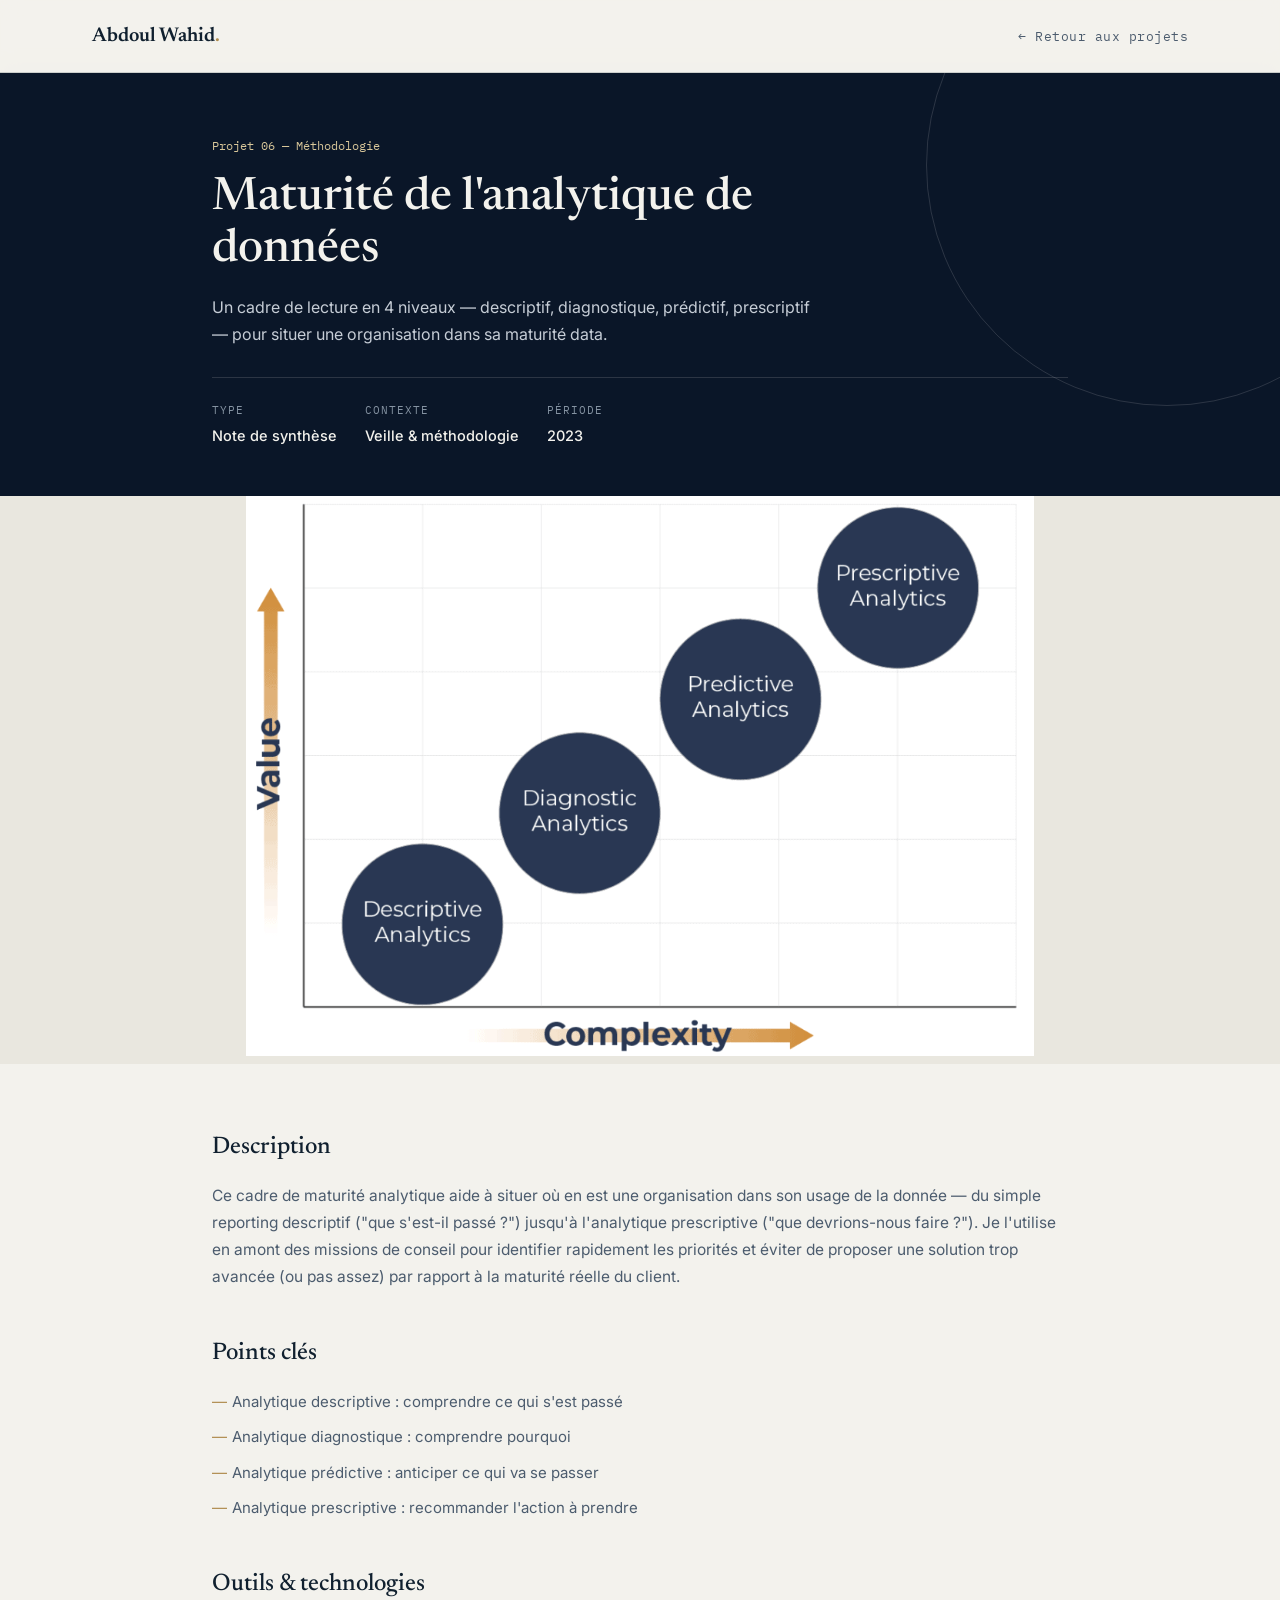
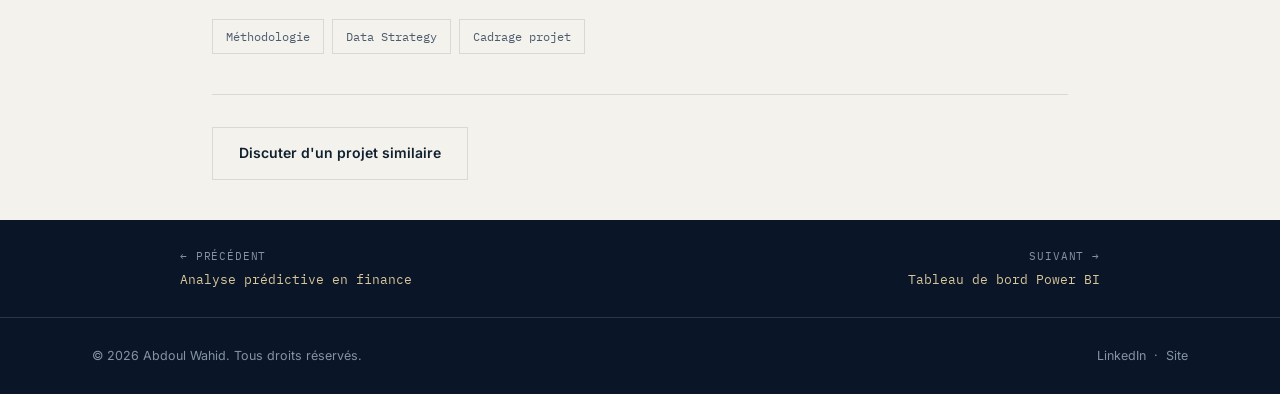
<file: projets/projet-06.html>
<!DOCTYPE html>
<html lang="fr">
<head>
<meta charset="UTF-8">
<meta name="viewport" content="width=device-width, initial-scale=1.0">
<title>Maturité de l'analytique de données — Abdoul Wahid</title>
<meta name="description" content="Un cadre de lecture en 4 niveaux — descriptif, diagnostique, prédictif, prescriptif — pour situer une organisation dans sa maturité data.">
<link rel="preconnect" href="https://fonts.googleapis.com">
<link rel="preconnect" href="https://fonts.gstatic.com" crossorigin>
<link href="https://fonts.googleapis.com/css2?family=Newsreader:ital,opsz,wght@0,6..72,400;0,6..72,500;0,6..72,600;1,6..72,400&family=Inter:wght@400;500;600;700&family=IBM+Plex+Mono:wght@400;500&display=swap" rel="stylesheet">
<style>
  :root{
    --navy-950:#0A1628; --navy-800:#122238; --navy-700:#1B2F49;
    --slate-600:#4C5C6E; --slate-400:#8593A2;
    --paper:#F3F2ED; --paper-dim:#E9E7DF; --ink:#10202F;
    --gold:#B08D4F; --gold-soft:#D9C79A; --data-blue:#3E7CB1;
    --line:rgba(16,32,47,0.12); --line-dark:rgba(243,242,237,0.14);
    --serif:'Newsreader', Georgia, serif;
    --sans:'Inter', -apple-system, sans-serif;
    --mono:'IBM Plex Mono', monospace;
  }
  *{margin:0;padding:0;box-sizing:border-box;}
  html{scroll-behavior:smooth;}
  html,body{overflow-x:hidden;max-width:100%;}
  body{font-family:var(--sans);background:var(--paper);color:var(--ink);line-height:1.6;-webkit-font-smoothing:antialiased;}
  img{max-width:100%;display:block;}
  a{color:inherit;text-decoration:none;}
  ul{list-style:none;}
  ::selection{background:var(--gold-soft);color:var(--navy-950);}
  @media (prefers-reduced-motion: reduce){*{animation-duration:0.01ms !important;transition-duration:0.01ms !important;scroll-behavior:auto !important;}}

  .wrap{max-width:920px;margin:0 auto;padding:0 32px;}

  .eyebrow{font-family:var(--mono);font-size:12px;letter-spacing:0.14em;text-transform:uppercase;color:var(--gold);display:flex;align-items:center;gap:10px;}
  .eyebrow::before{content:'';width:22px;height:1px;background:var(--gold);display:inline-block;}

  header{position:fixed;top:0;left:0;right:0;z-index:100;background:rgba(243,242,237,0.9);backdrop-filter:blur(10px);border-bottom:1px solid var(--line);}
  .nav{max-width:1160px;margin:0 auto;padding:0 32px;height:72px;display:flex;align-items:center;justify-content:space-between;}
  .logo{font-family:var(--serif);font-size:20px;font-weight:600;}
  .logo em{color:var(--gold);font-style:normal;}
  .back-link{font-family:var(--mono);font-size:12.5px;letter-spacing:0.04em;color:var(--slate-600);display:inline-flex;align-items:center;gap:8px;transition:color .2s ease;}
  .back-link:hover{color:var(--ink);}

  main{padding-top:72px;}

  .project-hero{background:var(--navy-950);color:var(--paper);padding:64px 0 48px;position:relative;overflow:hidden;}
  .project-hero::before{content:'';position:absolute;top:-35%;right:-10%;width:480px;height:480px;border:1px solid var(--line-dark);border-radius:50%;}
  .project-hero-inner{position:relative;}
  .project-num{font-family:var(--mono);font-size:12px;color:var(--gold-soft);margin-bottom:18px;}
  .project-hero h1{font-family:var(--serif);font-weight:500;font-size:clamp(30px,4.4vw,46px);line-height:1.12;margin-bottom:18px;max-width:680px;}
  .project-hero p.tagline{color:#C6CDD6;font-size:16px;max-width:600px;line-height:1.7;margin-bottom:28px;}
  .meta-row{display:flex;flex-wrap:wrap;gap:28px;padding-top:24px;border-top:1px solid var(--line-dark);}
  .meta-item{}
  .meta-label{font-family:var(--mono);font-size:10.5px;letter-spacing:0.1em;text-transform:uppercase;color:var(--slate-400);margin-bottom:6px;}
  .meta-value{font-size:14.5px;color:var(--paper);font-weight:500;}

  .project-media-full{overflow:hidden;position:relative;margin:0 auto;max-width:920px;max-height:560px;display:flex;align-items:center;justify-content:center;background:var(--paper-dim);}
  .project-media-full img{width:100%;max-height:560px;object-fit:contain;filter:grayscale(0.15) contrast(1.02);}
  .project-media-full-wrap{background:var(--paper-dim);padding:0 0 8px;}

  .content{padding:64px 0 40px;}
  .content h2{font-family:var(--serif);font-weight:500;font-size:24px;margin-bottom:16px;margin-top:44px;}
  .content h2:first-child{margin-top:0;}
  .content p{color:var(--slate-600);font-size:15.5px;line-height:1.75;margin-bottom:14px;}
  .content ul.feature-list{margin-top:6px;}
  .content ul.feature-list li{font-size:15px;color:var(--slate-600);line-height:1.7;padding-left:20px;position:relative;margin-bottom:10px;}
  .content ul.feature-list li::before{content:'—';position:absolute;left:0;top:0;color:var(--gold);}

  .tag-row{display:flex;flex-wrap:wrap;gap:8px;margin-top:8px;}
  .tag{font-family:var(--mono);font-size:12px;padding:7px 13px;border:1px solid var(--line);color:var(--slate-600);}

  .cta-row{display:flex;flex-wrap:wrap;gap:14px;margin-top:40px;padding-top:32px;border-top:1px solid var(--line);}
  .btn-primary{font-size:14px;font-weight:600;background:var(--gold);color:var(--navy-950);padding:14px 26px;display:inline-flex;align-items:center;gap:8px;transition:background .25s ease, transform .25s ease;}
  .btn-primary:hover{background:var(--gold-soft);transform:translateY(-2px);}
  .btn-ghost{font-size:14px;font-weight:600;border:1px solid var(--line);color:var(--ink);padding:14px 26px;transition:all .25s ease;}
  .btn-ghost:hover{border-color:var(--ink);background:var(--paper-dim);}

  .prevnext{background:var(--navy-950);color:var(--paper);}
  .prevnext-inner{display:flex;justify-content:space-between;padding:28px 0;}
  .prevnext a{font-family:var(--mono);font-size:12.5px;color:var(--gold-soft);display:flex;flex-direction:column;gap:4px;transition:opacity .2s ease;}
  .prevnext a:hover{opacity:0.7;}
  .prevnext .lbl{color:var(--slate-400);font-size:10.5px;letter-spacing:0.08em;text-transform:uppercase;}
  .prevnext .next{text-align:right;align-items:flex-end;}
  .prevnext a{max-width:260px;}

  footer{background:var(--navy-950);color:var(--slate-400);border-top:1px solid var(--line-dark);padding:28px 0;font-size:12.5px;}
  .footer-row{max-width:1160px;margin:0 auto;padding:0 32px;display:flex;justify-content:space-between;align-items:center;flex-wrap:wrap;gap:12px;}
  .footer-row a{color:var(--slate-400);transition:color .2s ease;}
  .footer-row a:hover{color:var(--gold-soft);}

  @media (max-width:700px){
    .wrap{padding:0 20px;}
    .nav{padding:0 20px;height:64px;}
    main{padding-top:64px;}
    .project-hero{padding:44px 0 36px;}
    .content{padding:44px 0 24px;}
    .content h2{font-size:21px;margin-top:34px;}
    .meta-row{gap:18px 24px;}
    .prevnext-inner{padding:22px 0;}
    .footer-row{padding:0 20px;}
  }
</style>
</head>
<body>

<header>
  <nav class="nav">
    <a href="../index.html" class="logo">Abdoul Wahid<em>.</em></a>
    <a href="../index.html#projects" class="back-link">← Retour aux projets</a>
  </nav>
</header>

<main>
  <section class="project-hero">
    <div class="wrap project-hero-inner">
      <div class="project-num">Projet 06 — Méthodologie</div>
      <h1>Maturité de l'analytique de données</h1>
      <p class="tagline">Un cadre de lecture en 4 niveaux — descriptif, diagnostique, prédictif, prescriptif — pour situer une organisation dans sa maturité data.</p>
      <div class="meta-row">
        <div class="meta-item"><div class="meta-label">Type</div><div class="meta-value">Note de synthèse</div></div>
        <div class="meta-item"><div class="meta-label">Contexte</div><div class="meta-value">Veille &amp; méthodologie</div></div>
        <div class="meta-item"><div class="meta-label">Période</div><div class="meta-value">2023</div></div>
      </div>
    </div>
  </section>

  <div class="project-media-full-wrap">
    <div class="project-media-full"><img src="../assets/images/analytics-maturity.jpg" alt="Maturité de l'analytique de données"></div>
  </div>

  <section class="content">
    <div class="wrap">
      <h2>Description</h2>
      <p>Ce cadre de maturité analytique aide à situer où en est une organisation dans son usage de la donnée — du simple reporting descriptif ("que s'est-il passé ?") jusqu'à l'analytique prescriptive ("que devrions-nous faire ?"). Je l'utilise en amont des missions de conseil pour identifier rapidement les priorités et éviter de proposer une solution trop avancée (ou pas assez) par rapport à la maturité réelle du client.</p>

      <h2>Points clés</h2>
      <ul class="feature-list">
        <li>Analytique descriptive : comprendre ce qui s'est passé</li>
        <li>Analytique diagnostique : comprendre pourquoi</li>
        <li>Analytique prédictive : anticiper ce qui va se passer</li>
        <li>Analytique prescriptive : recommander l'action à prendre</li>
      </ul>

      <h2>Outils &amp; technologies</h2>
      <div class="tag-row">
        <span class="tag">Méthodologie</span>
        <span class="tag">Data Strategy</span>
        <span class="tag">Cadrage projet</span>
      </div>

      <div class="cta-row">
        
        <a href="../index.html#contact" class="btn-ghost">Discuter d'un projet similaire</a>
      </div>
    </div>
  </section>
</main>

<section class="prevnext">
  <div class="wrap prevnext-inner">
    <a href="projet-05.html"><span class="lbl">← Précédent</span>Analyse prédictive en finance</a>
    <a href="projet-01.html" class="next"><span class="lbl">Suivant →</span>Tableau de bord Power BI</a>
  </div>
</section>

<footer>
  <div class="footer-row">
    <span>© 2026 Abdoul Wahid. Tous droits réservés.</span>
    <span>
      <a href="https://www.linkedin.com/in/abdoul-sanoussi/" target="_blank" rel="noopener">LinkedIn</a>
      &nbsp;·&nbsp;
      <a href="../index.html">Site</a>
    </span>
  </div>
</footer>

</body>
</html>
</file>
